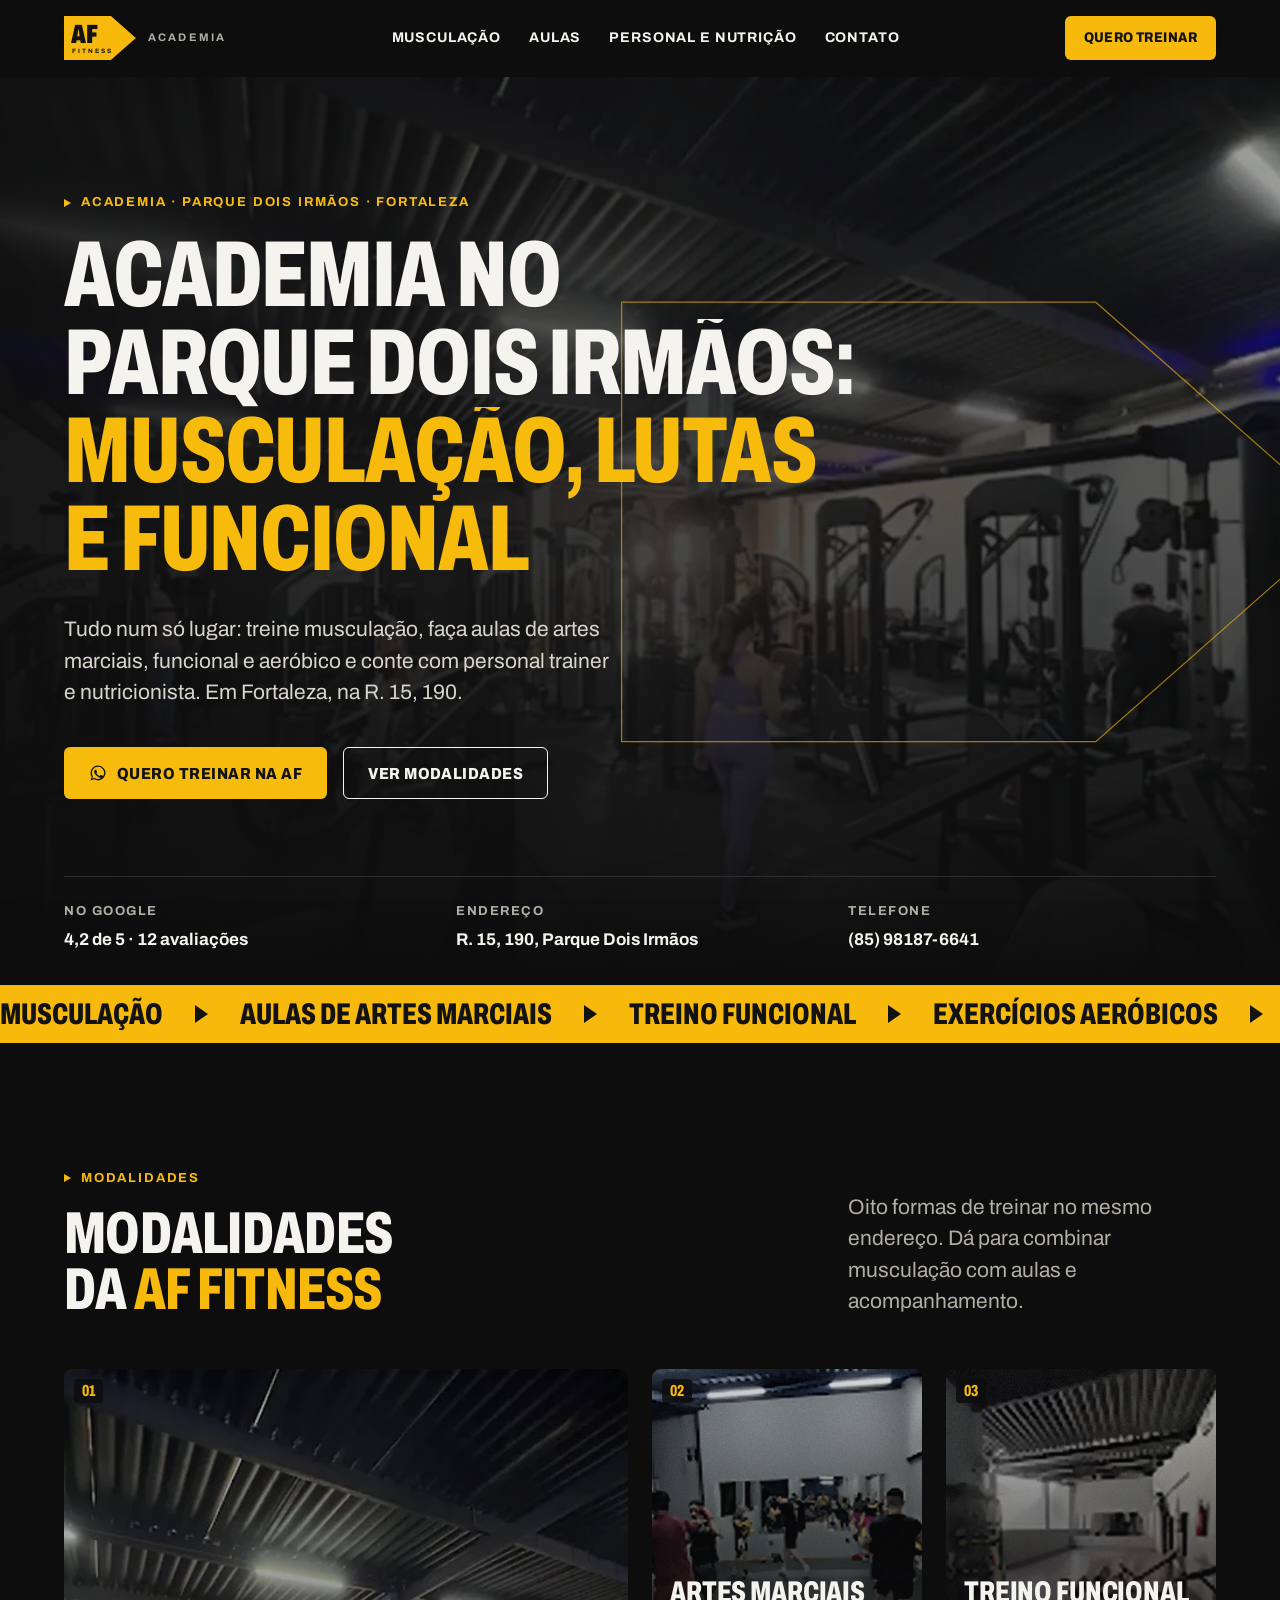
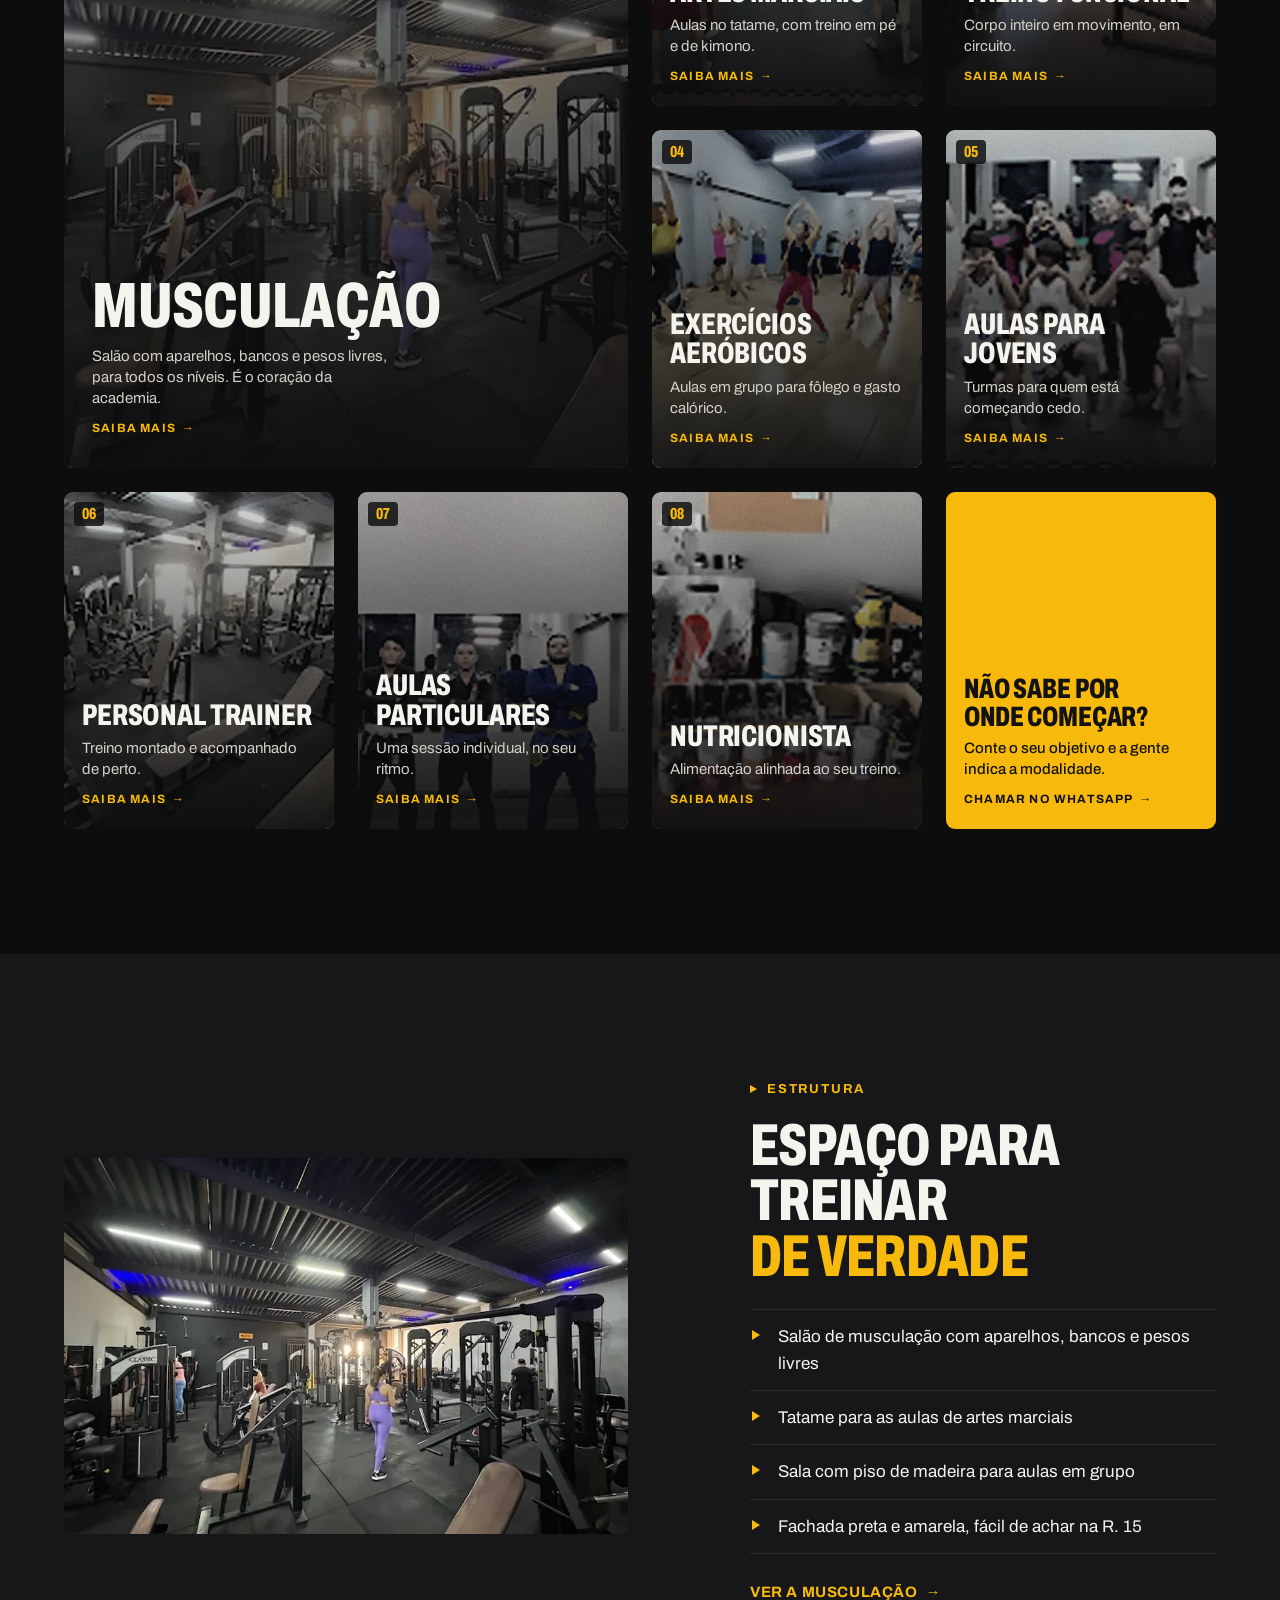
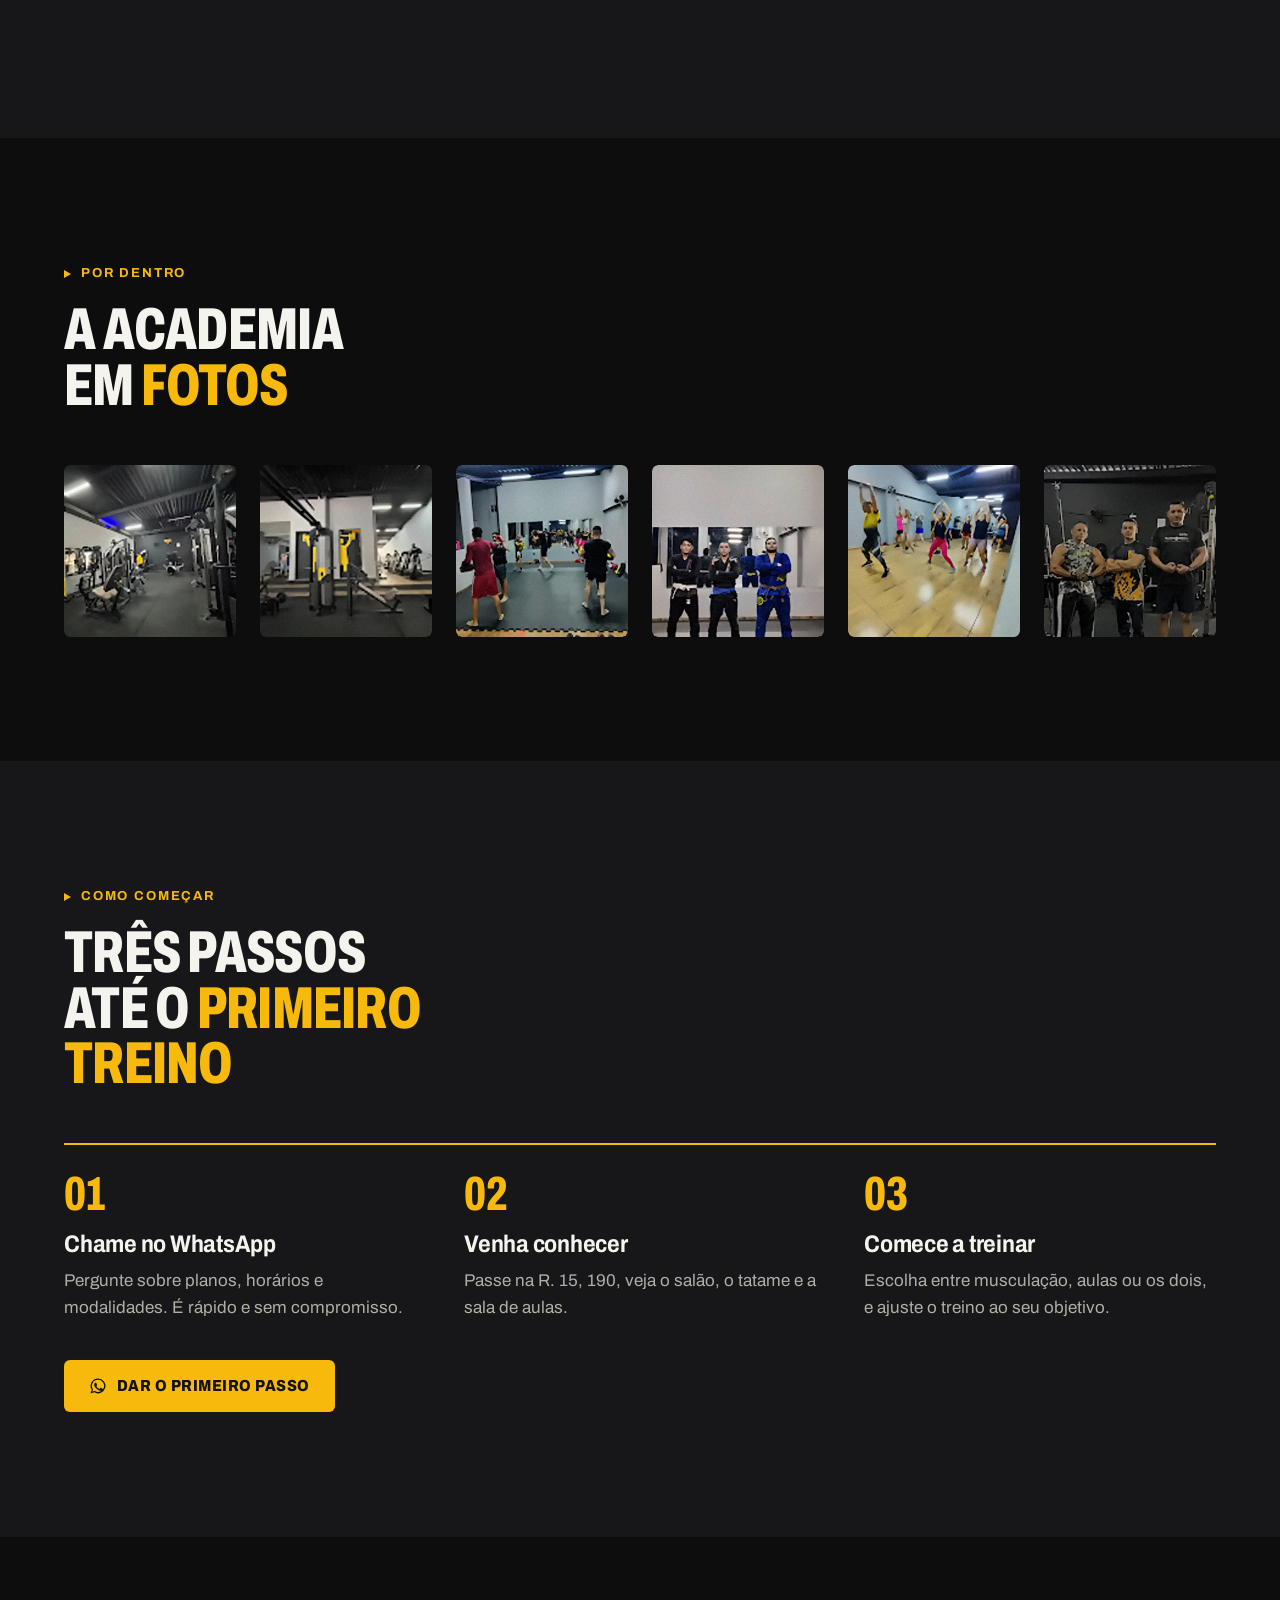
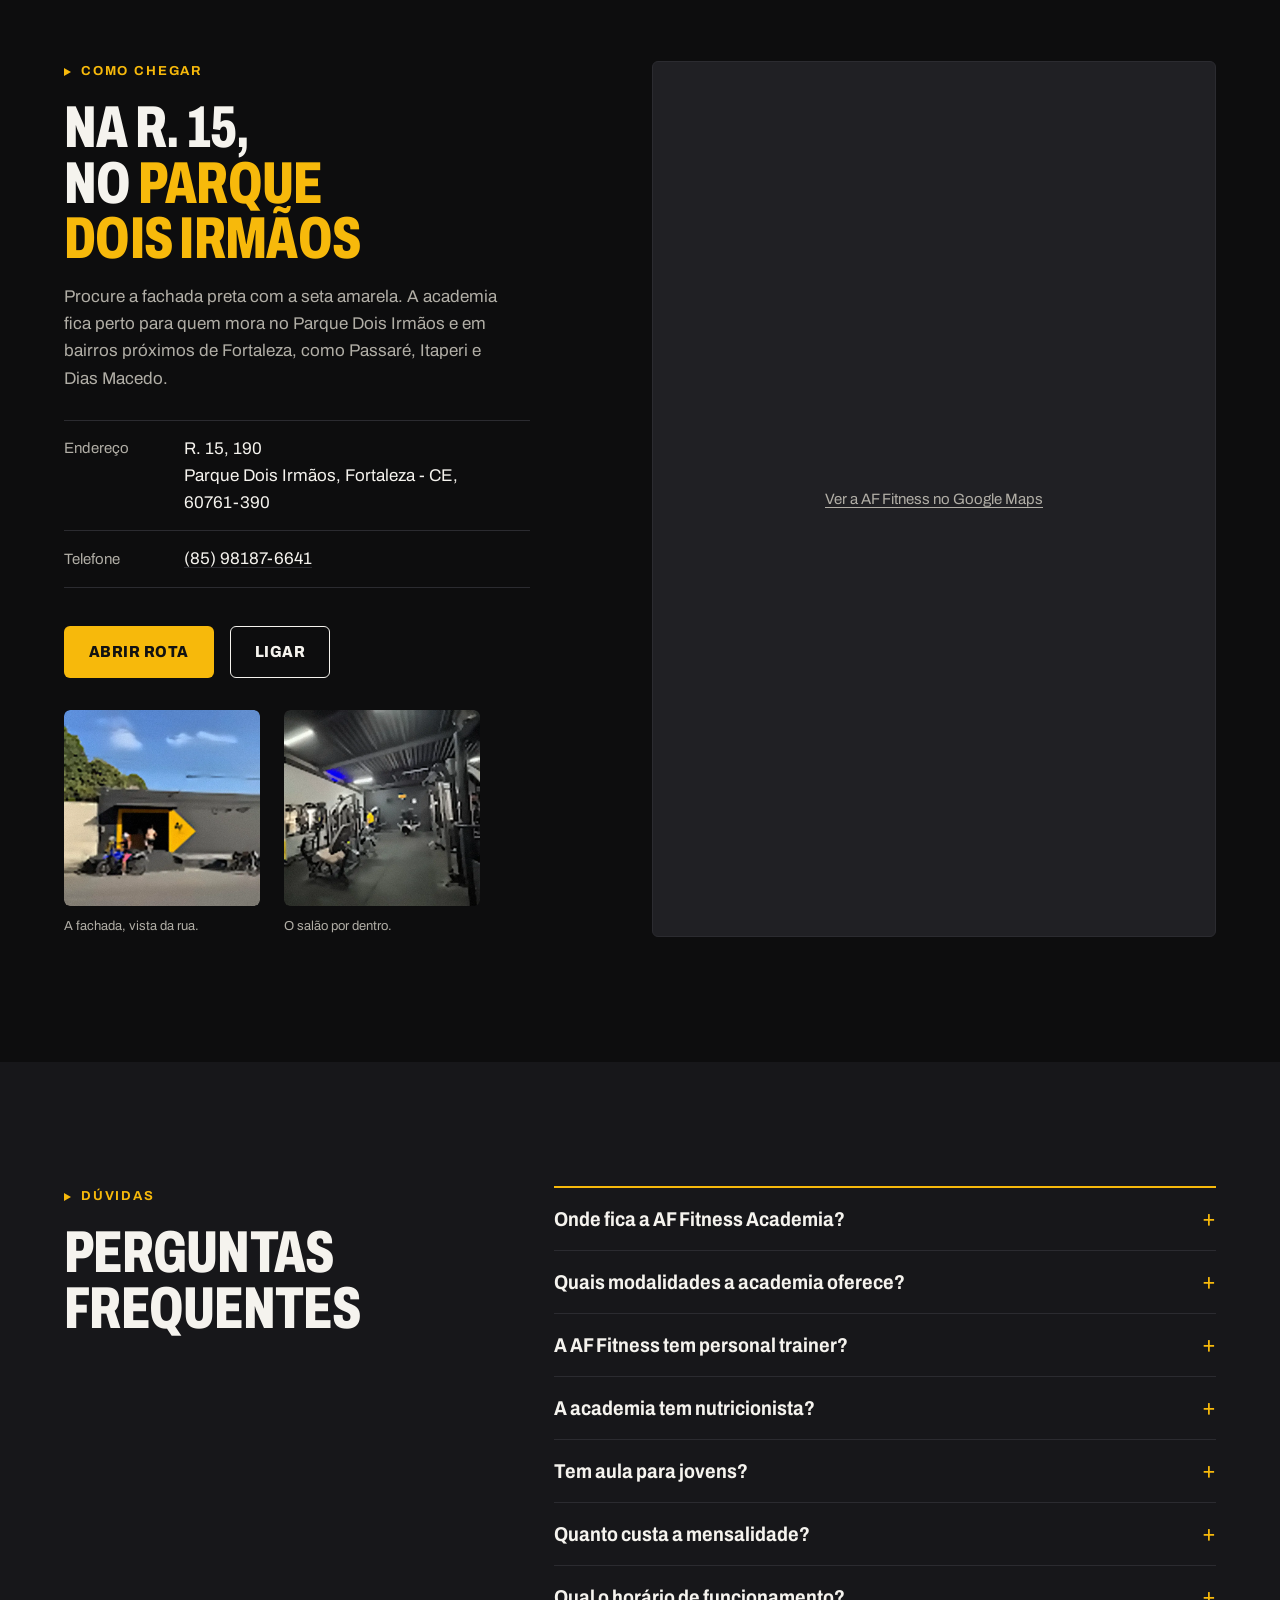
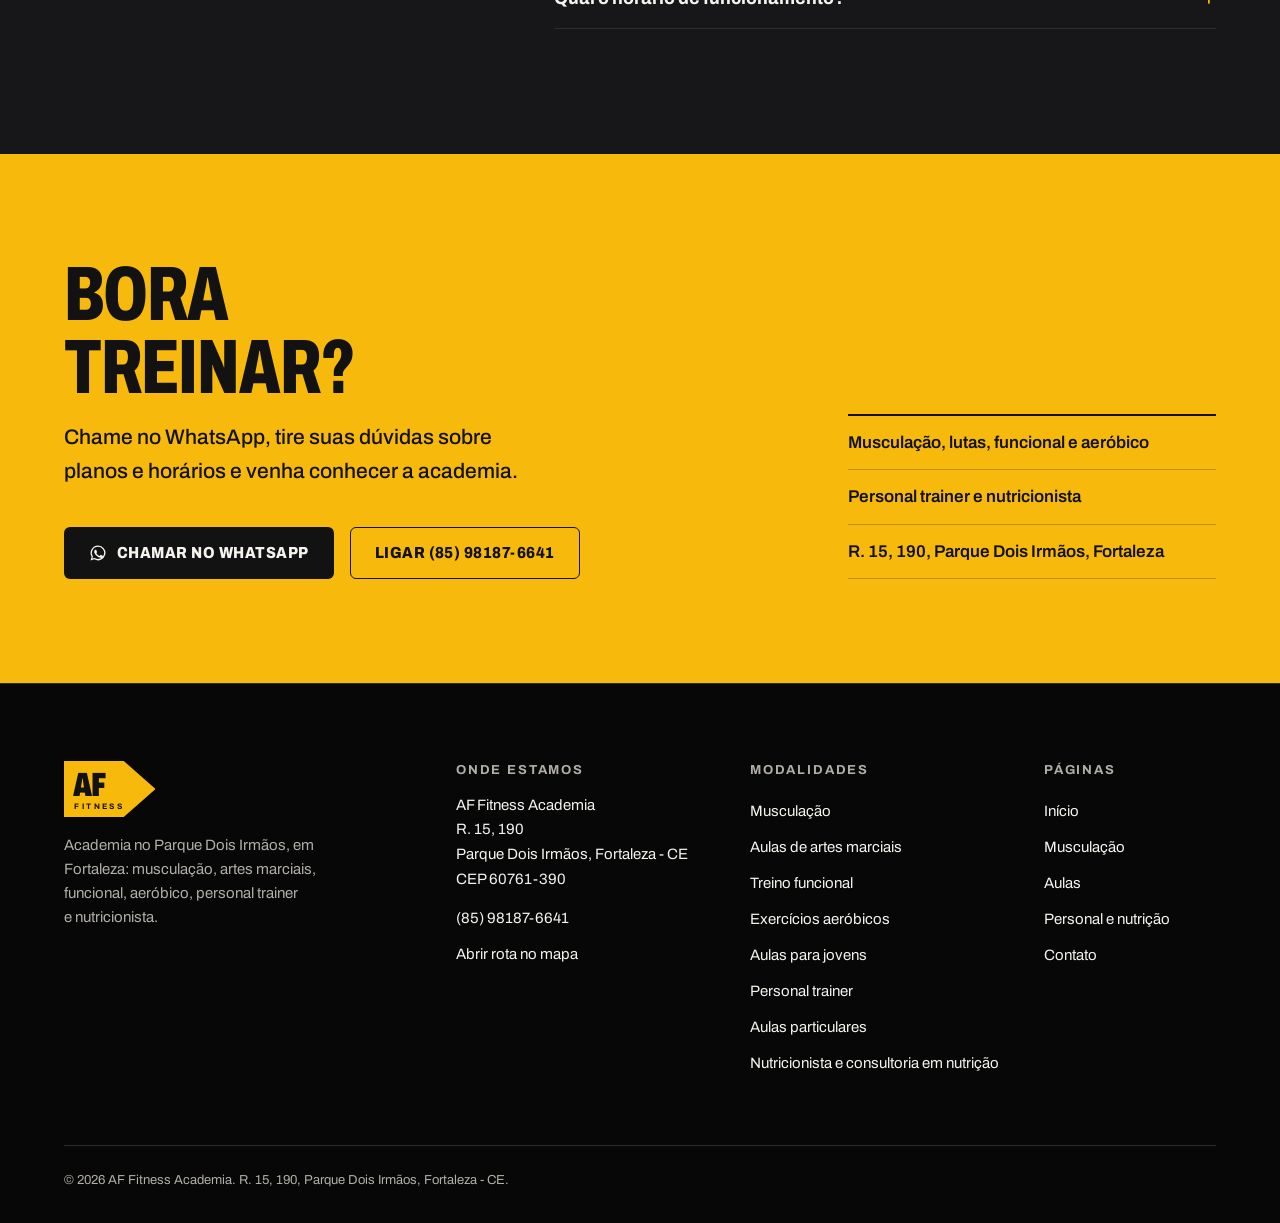
<file: index.html>
<!doctype html>
<html lang="pt-BR">
<head>
<meta charset="utf-8">
<meta name="viewport" content="width=device-width, initial-scale=1">
<title>Academia no Parque Dois Irmãos, Fortaleza | AF Fitness</title>
<meta name="description" content="Academia no Parque Dois Irmãos, Fortaleza: musculação, artes marciais, treino funcional, aeróbico, personal trainer e nutricionista. Chame no WhatsApp.">
<meta name="robots" content="index, follow, max-image-preview:large">
<link rel="canonical" href="https://SEU-DOMINIO.com.br/">
<meta name="theme-color" content="#0d0d0e">
<meta name="geo.region" content="BR-CE">
<meta name="geo.placename" content="Parque Dois Irmãos, Fortaleza">
<meta property="og:type" content="website">
<meta property="og:locale" content="pt_BR">
<meta property="og:site_name" content="AF Fitness Academia">
<meta property="og:title" content="Academia no Parque Dois Irmãos, Fortaleza | AF Fitness">
<meta property="og:description" content="Academia no Parque Dois Irmãos, Fortaleza: musculação, artes marciais, treino funcional, aeróbico, personal trainer e nutricionista. Chame no WhatsApp.">
<meta property="og:url" content="https://SEU-DOMINIO.com.br/">
<meta property="og:image" content="https://SEU-DOMINIO.com.br/af-capa.jpg">
<meta property="og:image:width" content="1200">
<meta property="og:image:height" content="630">
<meta property="og:image:alt" content="Salão de musculação da AF Fitness Academia">
<meta name="twitter:card" content="summary_large_image">
<link rel="icon" href="favicon.svg" type="image/svg+xml">
<link rel="manifest" href="site.webmanifest">
<link rel="preload" href="archivo.woff2" as="font" type="font/woff2" crossorigin>
<link rel="stylesheet" href="style.css">
<script>document.documentElement.classList.add("js")</script>
<script type="application/ld+json">
{
 "@context": "https://schema.org",
 "@graph": [
  {
   "@type": "ExerciseGym",
   "@id": "https://SEU-DOMINIO.com.br/#academia",
   "name": "AF Fitness Academia",
   "alternateName": "AF Fitness",
   "description": "Academia no Parque Dois Irmãos, em Fortaleza, com musculação, aulas de artes marciais, treino funcional, exercícios aeróbicos, personal trainer e nutricionista.",
   "url": "https://SEU-DOMINIO.com.br/",
   "telephone": "+5585981876641",
   "image": [
    "https://SEU-DOMINIO.com.br/af-capa.jpg",
    "https://SEU-DOMINIO.com.br/af-academia.jpg",
    "https://SEU-DOMINIO.com.br/af-fachada.jpg"
   ],
   "logo": "https://SEU-DOMINIO.com.br/logo-af-fitness.svg",
   "address": {
    "@type": "PostalAddress",
    "streetAddress": "R. 15, 190",
    "addressLocality": "Fortaleza",
    "addressRegion": "CE",
    "postalCode": "60761-390",
    "addressCountry": "BR"
   },
   "areaServed": [
    {
     "@type": "Place",
     "name": "Parque Dois Irmãos, Fortaleza"
    },
    {
     "@type": "Place",
     "name": "Passaré, Fortaleza"
    },
    {
     "@type": "Place",
     "name": "Itaperi, Fortaleza"
    },
    {
     "@type": "Place",
     "name": "Dias Macedo, Fortaleza"
    }
   ],
   "aggregateRating": {
    "@type": "AggregateRating",
    "ratingValue": "4.2",
    "bestRating": "5",
    "ratingCount": 12
   },
   "hasOfferCatalog": {
    "@type": "OfferCatalog",
    "name": "Modalidades e serviços",
    "itemListElement": [
     {
      "@type": "Offer",
      "itemOffered": {
       "@type": "Service",
       "name": "Musculação",
       "url": "https://SEU-DOMINIO.com.br/musculacao.html",
       "provider": {
        "@id": "https://SEU-DOMINIO.com.br/#academia"
       },
       "areaServed": "Fortaleza, CE"
      }
     },
     {
      "@type": "Offer",
      "itemOffered": {
       "@type": "Service",
       "name": "Aulas de artes marciais",
       "url": "https://SEU-DOMINIO.com.br/aulas.html#artes-marciais",
       "provider": {
        "@id": "https://SEU-DOMINIO.com.br/#academia"
       },
       "areaServed": "Fortaleza, CE"
      }
     },
     {
      "@type": "Offer",
      "itemOffered": {
       "@type": "Service",
       "name": "Treino funcional",
       "url": "https://SEU-DOMINIO.com.br/aulas.html#funcional",
       "provider": {
        "@id": "https://SEU-DOMINIO.com.br/#academia"
       },
       "areaServed": "Fortaleza, CE"
      }
     },
     {
      "@type": "Offer",
      "itemOffered": {
       "@type": "Service",
       "name": "Exercícios aeróbicos",
       "url": "https://SEU-DOMINIO.com.br/aulas.html#aerobico",
       "provider": {
        "@id": "https://SEU-DOMINIO.com.br/#academia"
       },
       "areaServed": "Fortaleza, CE"
      }
     },
     {
      "@type": "Offer",
      "itemOffered": {
       "@type": "Service",
       "name": "Aulas para jovens",
       "url": "https://SEU-DOMINIO.com.br/aulas.html#jovens",
       "provider": {
        "@id": "https://SEU-DOMINIO.com.br/#academia"
       },
       "areaServed": "Fortaleza, CE"
      }
     },
     {
      "@type": "Offer",
      "itemOffered": {
       "@type": "Service",
       "name": "Personal trainer",
       "url": "https://SEU-DOMINIO.com.br/personal-e-nutricao.html#personal",
       "provider": {
        "@id": "https://SEU-DOMINIO.com.br/#academia"
       },
       "areaServed": "Fortaleza, CE"
      }
     },
     {
      "@type": "Offer",
      "itemOffered": {
       "@type": "Service",
       "name": "Aulas particulares",
       "url": "https://SEU-DOMINIO.com.br/personal-e-nutricao.html#aulas-particulares",
       "provider": {
        "@id": "https://SEU-DOMINIO.com.br/#academia"
       },
       "areaServed": "Fortaleza, CE"
      }
     },
     {
      "@type": "Offer",
      "itemOffered": {
       "@type": "Service",
       "name": "Nutricionista e consultoria em nutrição",
       "url": "https://SEU-DOMINIO.com.br/personal-e-nutricao.html#nutricao",
       "provider": {
        "@id": "https://SEU-DOMINIO.com.br/#academia"
       },
       "areaServed": "Fortaleza, CE"
      }
     }
    ]
   },
   "contactPoint": {
    "@type": "ContactPoint",
    "telephone": "+5585981876641",
    "contactType": "customer service",
    "availableLanguage": "pt-BR"
   },
   "hasMap": "https://www.google.com/maps/search/?api=1&query=AF%20Fitness%20Academia%2C%20R.%2015%2C%20190%20-%20Parque%20Dois%20Irm%C3%A3os%2C%20Fortaleza%20-%20CE%2C%2060761-390"
  },
  {
   "@type": "WebSite",
   "@id": "https://SEU-DOMINIO.com.br/#site",
   "url": "https://SEU-DOMINIO.com.br/",
   "name": "AF Fitness Academia",
   "inLanguage": "pt-BR",
   "publisher": {
    "@id": "https://SEU-DOMINIO.com.br/#academia"
   }
  },
  {
   "@type": "WebPage",
   "@id": "https://SEU-DOMINIO.com.br/#pagina",
   "url": "https://SEU-DOMINIO.com.br/",
   "name": "Academia no Parque Dois Irmãos, Fortaleza | AF Fitness",
   "description": "Academia no Parque Dois Irmãos, Fortaleza: musculação, artes marciais, treino funcional, aeróbico, personal trainer e nutricionista. Chame no WhatsApp.",
   "inLanguage": "pt-BR",
   "isPartOf": {
    "@id": "https://SEU-DOMINIO.com.br/#site"
   },
   "about": {
    "@id": "https://SEU-DOMINIO.com.br/#academia"
   },
   "primaryImageOfPage": "https://SEU-DOMINIO.com.br/af-capa.jpg",
   "dateModified": "2026-11-11"
  },
  {
   "@type": "FAQPage",
   "mainEntity": [
    {
     "@type": "Question",
     "name": "Onde fica a AF Fitness Academia?",
     "acceptedAnswer": {
      "@type": "Answer",
      "text": "Na R. 15, 190, no Parque Dois Irmãos, em Fortaleza - CE, CEP 60761-390. A fachada é preta com uma seta amarela."
     }
    },
    {
     "@type": "Question",
     "name": "Quais modalidades a academia oferece?",
     "acceptedAnswer": {
      "@type": "Answer",
      "text": "Musculação, aulas de artes marciais, treino funcional, exercícios aeróbicos e aulas para jovens. Também há personal trainer, aulas particulares e nutricionista."
     }
    },
    {
     "@type": "Question",
     "name": "A AF Fitness tem personal trainer?",
     "acceptedAnswer": {
      "@type": "Answer",
      "text": "Sim. Você pode treinar com acompanhamento de personal trainer ou fazer aulas particulares. Combine pelo WhatsApp."
     }
    },
    {
     "@type": "Question",
     "name": "A academia tem nutricionista?",
     "acceptedAnswer": {
      "@type": "Answer",
      "text": "Sim. A AF Fitness oferece consultoria em nutrição com nutricionista, para alinhar a alimentação ao seu treino."
     }
    },
    {
     "@type": "Question",
     "name": "Tem aula para jovens?",
     "acceptedAnswer": {
      "@type": "Answer",
      "text": "Sim, a academia tem aulas voltadas para jovens. Pergunte pelo WhatsApp sobre idades e horários das turmas."
     }
    },
    {
     "@type": "Question",
     "name": "Quanto custa a mensalidade?",
     "acceptedAnswer": {
      "@type": "Answer",
      "text": "Os planos e valores são informados pelo WhatsApp ou por telefone, no (85) 98187-6641."
     }
    },
    {
     "@type": "Question",
     "name": "Qual o horário de funcionamento?",
     "acceptedAnswer": {
      "@type": "Answer",
      "text": "Confirme o horário do dia pelo WhatsApp ou no perfil da AF Fitness no Google."
     }
    }
   ]
  }
 ]
}
</script>
</head>
<body>
<a class="skip" href="#conteudo">Pular para o conteúdo</a>

<header class="site-header" data-header>
  <div class="progress" data-progress aria-hidden="true"></div>
  <div class="wrap header-in">
    <a class="brand" href="index.html"><svg class="brand-logo" viewBox="0 0 98 60" role="img" aria-label="AF Fitness"><path d="M0 0h64l34 30-34 30H0z" fill="#f7b90b"/><text x="10" y="37" font-family="Archivo, Arial Narrow, Arial, sans-serif" font-weight="900" font-stretch="68%" font-size="36" letter-spacing="-1" fill="#121212">AF</text><text x="11" y="51" font-family="Archivo, Arial, sans-serif" font-weight="700" font-size="8.5" letter-spacing="2.6" fill="#121212">FITNESS</text></svg><span class="brand-text">Academia</span></a>
    <nav class="nav" aria-label="Principal"><ul><li><a href="musculacao.html">Musculação</a></li><li><a href="aulas.html">Aulas</a></li><li><a href="personal-e-nutricao.html">Personal e nutrição</a></li><li><a href="contato.html">Contato</a></li></ul></nav>
    <a class="btn btn--yellow btn--sm header-cta" href="https://wa.me/5585981876641?text=Ol%C3%A1%21%20Vi%20o%20site%20da%20AF%20Fitness%20e%20quero%20saber%20sobre%20planos%20e%20hor%C3%A1rios." target="_blank" rel="noopener">Quero treinar</a>
    <button class="menu-btn" type="button" data-menu-btn aria-expanded="false" aria-controls="menu"><span data-menu-label>Menu</span><i aria-hidden="true"></i></button>
  </div>
</header>

<div class="menu" id="menu">
  <nav aria-label="Menu"><ul class="menu-links"><li><a href="index.html" aria-current="page">Início</a></li><li><a href="musculacao.html">Musculação</a></li><li><a href="aulas.html">Aulas</a></li><li><a href="personal-e-nutricao.html">Personal e nutrição</a></li><li><a href="contato.html">Contato</a></li></ul></nav>
  <div class="menu-foot">
    <a class="btn btn--yellow" href="https://wa.me/5585981876641?text=Ol%C3%A1%21%20Vi%20o%20site%20da%20AF%20Fitness%20e%20quero%20saber%20sobre%20planos%20e%20hor%C3%A1rios." target="_blank" rel="noopener"><svg viewBox="0 0 24 24" fill="currentColor" aria-hidden="true"><path d="M12.04 2a9.9 9.9 0 0 0-8.46 15.03L2 22l5.1-1.54A9.9 9.9 0 1 0 12.04 2Zm0 1.8a8.1 8.1 0 1 1-4.3 14.96l-.3-.19-3.03.92.94-2.94-.2-.31A8.1 8.1 0 0 1 12.04 3.8Zm-3.4 3.9c-.2 0-.5.07-.76.36-.26.28-1 .98-1 2.38 0 1.4 1.02 2.76 1.17 2.95.14.19 2 3.06 4.86 4.29 2.38 1.02 2.87.82 3.39.77.51-.05 1.66-.68 1.9-1.33.23-.66.23-1.22.16-1.34-.07-.12-.26-.19-.54-.33-.29-.14-1.67-.82-1.93-.92-.26-.09-.45-.14-.64.14-.19.29-.73.92-.9 1.11-.16.19-.33.21-.61.07-.29-.14-1.2-.44-2.29-1.41a8.6 8.6 0 0 1-1.58-1.97c-.17-.28-.02-.44.12-.58.13-.12.29-.33.43-.49.14-.17.19-.29.28-.48.1-.19.05-.35-.02-.5-.07-.13-.63-1.55-.88-2.12-.22-.52-.45-.53-.64-.54l-.52-.06Z"/></svg>Chamar no WhatsApp</a>
    <p>R.&nbsp;15,&nbsp;190, Parque Dois Irmãos, Fortaleza&nbsp;-&nbsp;CE<br><a href="tel:+5585981876641">(85) 98187-6641</a></p>
  </div>
</div>

<main id="conteudo">

<section class="hero" aria-labelledby="hero-t">
  <svg class="hero-arrow" viewBox="0 0 98 60" aria-hidden="true" focusable="false"><path d="M1 1h62.6L96.5 30 63.6 59H1z" pathLength="1"/></svg>
  <div class="wrap">
    <span class="eyebrow">Academia · Parque Dois Irmãos · Fortaleza</span>
    <h1 id="hero-t"><span class="ln"><span>Academia no</span></span> <span class="ln"><span>Parque Dois Irmãos:</span></span> <span class="ln"><span><em>musculação, lutas</em></span></span> <span class="ln"><span><em>e funcional</em></span></span></h1>
    <p class="lead">Tudo num só lugar: treine musculação, faça aulas de artes marciais, funcional e aeróbico e conte com personal trainer e nutricionista. Em Fortaleza, na R.&nbsp;15,&nbsp;190.</p>
    <div class="actions">
      <a class="btn btn--yellow" href="https://wa.me/5585981876641?text=Ol%C3%A1%21%20Vi%20o%20site%20da%20AF%20Fitness%20e%20quero%20saber%20sobre%20planos%20e%20hor%C3%A1rios." target="_blank" rel="noopener"><svg viewBox="0 0 24 24" fill="currentColor" aria-hidden="true"><path d="M12.04 2a9.9 9.9 0 0 0-8.46 15.03L2 22l5.1-1.54A9.9 9.9 0 1 0 12.04 2Zm0 1.8a8.1 8.1 0 1 1-4.3 14.96l-.3-.19-3.03.92.94-2.94-.2-.31A8.1 8.1 0 0 1 12.04 3.8Zm-3.4 3.9c-.2 0-.5.07-.76.36-.26.28-1 .98-1 2.38 0 1.4 1.02 2.76 1.17 2.95.14.19 2 3.06 4.86 4.29 2.38 1.02 2.87.82 3.39.77.51-.05 1.66-.68 1.9-1.33.23-.66.23-1.22.16-1.34-.07-.12-.26-.19-.54-.33-.29-.14-1.67-.82-1.93-.92-.26-.09-.45-.14-.64.14-.19.29-.73.92-.9 1.11-.16.19-.33.21-.61.07-.29-.14-1.2-.44-2.29-1.41a8.6 8.6 0 0 1-1.58-1.97c-.17-.28-.02-.44.12-.58.13-.12.29-.33.43-.49.14-.17.19-.29.28-.48.1-.19.05-.35-.02-.5-.07-.13-.63-1.55-.88-2.12-.22-.52-.45-.53-.64-.54l-.52-.06Z"/></svg>Quero treinar na AF</a>
      <a class="btn btn--ghost" href="#modalidades">Ver modalidades</a>
    </div>
    <dl class="facts">
      <div><dt>No Google</dt><dd>4,2 de 5 · 12 avaliações</dd></div>
      <div><dt>Endereço</dt><dd><a href="#como-chegar">R.&nbsp;15,&nbsp;190, Parque Dois Irmãos</a></dd></div>
      <div><dt>Telefone</dt><dd><a href="tel:+5585981876641">(85) 98187-6641</a></dd></div>
    </dl>
  </div>
</section>

<div class="ticker" aria-hidden="true"><div class="ticker-track"><span>Musculação</span><span>Aulas de artes marciais</span><span>Treino funcional</span><span>Exercícios aeróbicos</span><span>Aulas para jovens</span><span>Personal trainer</span><span>Aulas particulares</span><span>Musculação</span><span>Aulas de artes marciais</span><span>Treino funcional</span><span>Exercícios aeróbicos</span><span>Aulas para jovens</span><span>Personal trainer</span><span>Aulas particulares</span></div></div>

<section class="section" id="modalidades" aria-labelledby="mod-t">
  <div class="wrap">
    <div class="head grid reveal">
      <div class="head-a">
        <span class="eyebrow">Modalidades</span>
        <h2 id="mod-t">Modalidades da <em>AF Fitness</em></h2>
      </div>
      <p class="head-b lead">Oito formas de treinar no mesmo endereço. Dá para combinar musculação com aulas e acompanhamento.</p>
    </div>
    <div class="mods"><a class="mcard mcard--big reveal" href="musculacao.html"><picture><source srcset="af-academia.webp" type="image/webp"><img src="af-academia.jpg" alt="Vista ampla do salão de musculação da AF Fitness, com aparelhos e iluminação em LED" width="900" height="600" loading="lazy" decoding="async"></picture><span class="mcard-n" aria-hidden="true">01</span><span class="mcard-body"><h3>Musculação</h3><span class="mcard-d">Salão com aparelhos, bancos e pesos livres, para todos os níveis. É o coração da academia.</span><span class="mcard-go">Saiba mais</span></span></a><a class="mcard reveal" href="aulas.html#artes-marciais"><picture><source srcset="af-lutas.webp" type="image/webp"><img src="af-lutas.jpg" alt="Alunos em aula de artes marciais no tatame, em frente ao espelho" width="320" height="320" loading="lazy" decoding="async"></picture><span class="mcard-n" aria-hidden="true">02</span><span class="mcard-body"><h3>Artes marciais</h3><span class="mcard-d">Aulas no tatame, com treino em pé e de kimono.</span><span class="mcard-go">Saiba mais</span></span></a><a class="mcard reveal" href="aulas.html#funcional"><picture><source srcset="af-funcional.webp" type="image/webp"><img src="af-funcional.jpg" alt="Espaço com piso de madeira, bancos e equipamentos" width="320" height="320" loading="lazy" decoding="async"></picture><span class="mcard-n" aria-hidden="true">03</span><span class="mcard-body"><h3>Treino funcional</h3><span class="mcard-d">Corpo inteiro em movimento, em circuito.</span><span class="mcard-go">Saiba mais</span></span></a><a class="mcard reveal" href="aulas.html#aerobico"><picture><source srcset="af-aerobico.webp" type="image/webp"><img src="af-aerobico.jpg" alt="Turma em aula aeróbica na sala de piso de madeira" width="320" height="320" loading="lazy" decoding="async"></picture><span class="mcard-n" aria-hidden="true">04</span><span class="mcard-body"><h3>Exercícios aeróbicos</h3><span class="mcard-d">Aulas em grupo para fôlego e gasto calórico.</span><span class="mcard-go">Saiba mais</span></span></a><a class="mcard reveal" href="aulas.html#jovens"><picture><source srcset="af-turma.webp" type="image/webp"><img src="af-turma.jpg" alt="Turma de artes marciais reunida no tatame" width="320" height="320" loading="lazy" decoding="async"></picture><span class="mcard-n" aria-hidden="true">05</span><span class="mcard-body"><h3>Aulas para jovens</h3><span class="mcard-d">Turmas para quem está começando cedo.</span><span class="mcard-go">Saiba mais</span></span></a><a class="mcard reveal" href="personal-e-nutricao.html#personal"><picture><source srcset="af-pesos.webp" type="image/webp"><img src="af-pesos.jpg" alt="Bancos, halteres e aparelhos de musculação vistos de cima" width="320" height="320" loading="lazy" decoding="async"></picture><span class="mcard-n" aria-hidden="true">06</span><span class="mcard-body"><h3>Personal trainer</h3><span class="mcard-d">Treino montado e acompanhado de perto.</span><span class="mcard-go">Saiba mais</span></span></a><a class="mcard reveal" href="personal-e-nutricao.html#aulas-particulares"><picture><source srcset="af-kimono.webp" type="image/webp"><img src="af-kimono.jpg" alt="Três praticantes de kimono no tatame da academia" width="320" height="320" loading="lazy" decoding="async"></picture><span class="mcard-n" aria-hidden="true">07</span><span class="mcard-body"><h3>Aulas particulares</h3><span class="mcard-d">Uma sessão individual, no seu ritmo.</span><span class="mcard-go">Saiba mais</span></span></a><a class="mcard reveal" href="personal-e-nutricao.html#nutricao"><picture><source srcset="af-suplementos.webp" type="image/webp"><img src="af-suplementos.jpg" alt="Mesa com suplementos alimentares na academia" width="320" height="320" loading="lazy" decoding="async"></picture><span class="mcard-n" aria-hidden="true">08</span><span class="mcard-body"><h3>Nutricionista</h3><span class="mcard-d">Alimentação alinhada ao seu treino.</span><span class="mcard-go">Saiba mais</span></span></a><a class="mcard mcard--cta reveal" href="https://wa.me/5585981876641?text=Ol%C3%A1%21%20Vi%20o%20site%20da%20AF%20Fitness%20e%20quero%20ajuda%20para%20escolher%20uma%20modalidade." target="_blank" rel="noopener"><span class="mcard-body"><h3>Não sabe por onde começar?</h3><span class="mcard-d">Conte o seu objetivo e a gente indica a modalidade.</span><span class="mcard-go">Chamar no WhatsApp</span></span></a></div>
  </div>
</section>

<section class="section section--surface" aria-labelledby="est-t">
  <div class="wrap grid split">
    <div class="split-media reveal"><figure class="photo"><picture><source srcset="af-academia.webp" type="image/webp"><img src="af-academia.jpg" alt="Vista ampla do salão de musculação da AF Fitness, com aparelhos e iluminação em LED" width="900" height="600" loading="lazy" decoding="async"></picture></figure></div>
    <div class="split-body reveal">
      <span class="eyebrow">Estrutura</span>
      <h2 id="est-t">Espaço para treinar <em>de verdade</em></h2>
      <ul class="checks">
        <li>Salão de musculação com aparelhos, bancos e pesos livres</li>
        <li>Tatame para as aulas de artes marciais</li>
        <li>Sala com piso de madeira para aulas em grupo</li>
        <li>Fachada preta e amarela, fácil de achar na R. 15</li>
      </ul>
      <a class="link" href="musculacao.html">Ver a musculação</a>
    </div>
  </div>
</section>

<section class="section" aria-labelledby="gal-t">
  <div class="wrap">
    <div class="head grid reveal">
      <div class="head-a">
        <span class="eyebrow">Por dentro</span>
        <h2 id="gal-t">A academia em <em>fotos</em></h2>
      </div>
    </div>
    <div class="gallery"><div class="reveal"><figure class="thumb"><picture><source srcset="af-salao.webp" type="image/webp"><img src="af-salao.jpg" alt="Área de musculação com aparelhos e piso emborrachado" width="640" height="640" loading="lazy" decoding="async"></picture></figure></div><div class="reveal"><figure class="thumb"><picture><source srcset="af-aparelhos.webp" type="image/webp"><img src="af-aparelhos.jpg" alt="Aparelhos de musculação amarelos e pretos" width="640" height="640" loading="lazy" decoding="async"></picture></figure></div><div class="reveal"><figure class="thumb"><picture><source srcset="af-lutas.webp" type="image/webp"><img src="af-lutas.jpg" alt="Alunos em aula de artes marciais no tatame, em frente ao espelho" width="640" height="640" loading="lazy" decoding="async"></picture></figure></div><div class="reveal"><figure class="thumb"><picture><source srcset="af-kimono.webp" type="image/webp"><img src="af-kimono.jpg" alt="Três praticantes de kimono no tatame da academia" width="640" height="640" loading="lazy" decoding="async"></picture></figure></div><div class="reveal"><figure class="thumb"><picture><source srcset="af-aerobico.webp" type="image/webp"><img src="af-aerobico.jpg" alt="Turma em aula aeróbica na sala de piso de madeira" width="640" height="640" loading="lazy" decoding="async"></picture></figure></div><div class="reveal"><figure class="thumb"><picture><source srcset="af-equipe.webp" type="image/webp"><img src="af-equipe.jpg" alt="Três homens posam na área de musculação da academia" width="640" height="640" loading="lazy" decoding="async"></picture></figure></div></div>
  </div>
</section>

<section class="section section--surface" aria-labelledby="pas-t">
  <div class="wrap">
    <div class="head grid reveal">
      <div class="head-a">
        <span class="eyebrow">Como começar</span>
        <h2 id="pas-t">Três passos até o <em>primeiro treino</em></h2>
      </div>
    </div>
    <ol class="steps">
      <li class="step reveal"><h3>Chame no WhatsApp</h3><p>Pergunte sobre planos, horários e modalidades. É rápido e sem compromisso.</p></li>
      <li class="step reveal"><h3>Venha conhecer</h3><p>Passe na R.&nbsp;15,&nbsp;190, veja o salão, o tatame e a sala de aulas.</p></li>
      <li class="step reveal"><h3>Comece a treinar</h3><p>Escolha entre musculação, aulas ou os dois, e ajuste o treino ao seu objetivo.</p></li>
    </ol>
    <div class="actions reveal"><a class="btn btn--yellow" href="https://wa.me/5585981876641?text=Ol%C3%A1%21%20Vi%20o%20site%20da%20AF%20Fitness%20e%20quero%20saber%20sobre%20planos%20e%20hor%C3%A1rios." target="_blank" rel="noopener"><svg viewBox="0 0 24 24" fill="currentColor" aria-hidden="true"><path d="M12.04 2a9.9 9.9 0 0 0-8.46 15.03L2 22l5.1-1.54A9.9 9.9 0 1 0 12.04 2Zm0 1.8a8.1 8.1 0 1 1-4.3 14.96l-.3-.19-3.03.92.94-2.94-.2-.31A8.1 8.1 0 0 1 12.04 3.8Zm-3.4 3.9c-.2 0-.5.07-.76.36-.26.28-1 .98-1 2.38 0 1.4 1.02 2.76 1.17 2.95.14.19 2 3.06 4.86 4.29 2.38 1.02 2.87.82 3.39.77.51-.05 1.66-.68 1.9-1.33.23-.66.23-1.22.16-1.34-.07-.12-.26-.19-.54-.33-.29-.14-1.67-.82-1.93-.92-.26-.09-.45-.14-.64.14-.19.29-.73.92-.9 1.11-.16.19-.33.21-.61.07-.29-.14-1.2-.44-2.29-1.41a8.6 8.6 0 0 1-1.58-1.97c-.17-.28-.02-.44.12-.58.13-.12.29-.33.43-.49.14-.17.19-.29.28-.48.1-.19.05-.35-.02-.5-.07-.13-.63-1.55-.88-2.12-.22-.52-.45-.53-.64-.54l-.52-.06Z"/></svg>Dar o primeiro passo</a></div>
  </div>
</section>


<section class="section" id="como-chegar" aria-labelledby="onde-t">
  <div class="wrap grid">
    <div class="where-body reveal">
      <span class="eyebrow">Como chegar</span>
      <h2 id="onde-t">Na R. 15, no <em>Parque Dois Irmãos</em></h2>
      <p class="muted" style="margin-top:1rem">Procure a fachada preta com a seta amarela. A academia fica perto para quem mora no Parque Dois Irmãos e em bairros próximos de Fortaleza, como Passaré, Itaperi e Dias Macedo.</p>
      <dl class="info">
        <div><dt>Endereço</dt><dd><address>R.&nbsp;15,&nbsp;190<br>Parque Dois Irmãos, Fortaleza&nbsp;-&nbsp;CE, <span class="nw">60761-390</span></address></dd></div>
        <div><dt>Telefone</dt><dd><a href="tel:+5585981876641">(85) 98187-6641</a></dd></div>
      </dl>
      <div class="actions">
        <a class="btn btn--yellow" href="https://www.google.com/maps/dir/?api=1&destination=AF%20Fitness%20Academia%2C%20R.%2015%2C%20190%20-%20Parque%20Dois%20Irm%C3%A3os%2C%20Fortaleza%20-%20CE%2C%2060761-390" target="_blank" rel="noopener">Abrir rota</a>
        <a class="btn btn--ghost" href="tel:+5585981876641">Ligar</a>
      </div>
      <div class="duo" style="margin-top:2rem"><figure class="thumb"><picture><source srcset="af-fachada.webp" type="image/webp"><img src="af-fachada.jpg" alt="Fachada preta com seta amarela da AF Fitness, no Parque Dois Irmãos" width="640" height="640" loading="lazy" decoding="async"></picture><figcaption>A fachada, vista da rua.</figcaption></figure><figure class="thumb"><picture><source srcset="af-salao.webp" type="image/webp"><img src="af-salao.jpg" alt="Área de musculação com aparelhos e piso emborrachado" width="640" height="640" loading="lazy" decoding="async"></picture><figcaption>O salão por dentro.</figcaption></figure></div>
    </div>
    <div class="map reveal">
      <a class="map-alt" href="https://www.google.com/maps/search/?api=1&query=AF%20Fitness%20Academia%2C%20R.%2015%2C%20190%20-%20Parque%20Dois%20Irm%C3%A3os%2C%20Fortaleza%20-%20CE%2C%2060761-390" target="_blank" rel="noopener">Ver a AF Fitness no Google Maps</a>
      <iframe src="https://www.google.com/maps?q=AF%20Fitness%20Academia%2C%20R.%2015%2C%20190%20-%20Parque%20Dois%20Irm%C3%A3os%2C%20Fortaleza%20-%20CE%2C%2060761-390&z=16&output=embed" title="Mapa com a localização da AF Fitness Academia na R. 15, Parque Dois Irmãos, Fortaleza" loading="lazy" referrerpolicy="no-referrer-when-downgrade" allowfullscreen></iframe>
    </div>
  </div>
</section>


<section class="section section--surface" aria-labelledby="faq-t">
  <div class="wrap grid">
    <div class="faq-head reveal">
      <span class="eyebrow">Dúvidas</span>
      <h2 id="faq-t">Perguntas frequentes</h2>
    </div>
    <div class="faq-list reveal"><details><summary>Onde fica a AF Fitness Academia?</summary><div class="answer"><p>Na R.&nbsp;15,&nbsp;190, no Parque Dois Irmãos, em Fortaleza&nbsp;-&nbsp;CE, CEP <span class="nw">60761-390</span>. A fachada é preta com uma seta amarela.</p></div></details><details><summary>Quais modalidades a academia oferece?</summary><div class="answer"><p>Musculação, aulas de artes marciais, treino funcional, exercícios aeróbicos e aulas para jovens. Também há personal trainer, aulas particulares e nutricionista.</p></div></details><details><summary>A AF Fitness tem personal trainer?</summary><div class="answer"><p>Sim. Você pode treinar com acompanhamento de personal trainer ou fazer aulas particulares. Combine pelo WhatsApp.</p></div></details><details><summary>A academia tem nutricionista?</summary><div class="answer"><p>Sim. A AF Fitness oferece consultoria em nutrição com nutricionista, para alinhar a alimentação ao seu treino.</p></div></details><details><summary>Tem aula para jovens?</summary><div class="answer"><p>Sim, a academia tem aulas voltadas para jovens. Pergunte pelo WhatsApp sobre idades e horários das turmas.</p></div></details><details><summary>Quanto custa a mensalidade?</summary><div class="answer"><p>Os planos e valores são informados pelo WhatsApp ou por telefone, no (85) 98187-6641.</p></div></details><details><summary>Qual o horário de funcionamento?</summary><div class="answer"><p>Confirme o horário do dia pelo WhatsApp ou no perfil da AF Fitness no Google.</p></div></details></div>
  </div>
</section>


<section class="band" id="agendar" aria-labelledby="band-t">
  <div class="wrap grid">
    <div class="band-main reveal">
      <h2 id="band-t">Bora treinar?</h2>
      <p>Chame no WhatsApp, tire suas dúvidas sobre planos e horários e venha conhecer a academia.</p>
      <div class="actions">
        <a class="btn btn--dark" href="https://wa.me/5585981876641?text=Ol%C3%A1%21%20Vi%20o%20site%20da%20AF%20Fitness%20e%20quero%20saber%20sobre%20planos%20e%20hor%C3%A1rios." target="_blank" rel="noopener"><svg viewBox="0 0 24 24" fill="currentColor" aria-hidden="true"><path d="M12.04 2a9.9 9.9 0 0 0-8.46 15.03L2 22l5.1-1.54A9.9 9.9 0 1 0 12.04 2Zm0 1.8a8.1 8.1 0 1 1-4.3 14.96l-.3-.19-3.03.92.94-2.94-.2-.31A8.1 8.1 0 0 1 12.04 3.8Zm-3.4 3.9c-.2 0-.5.07-.76.36-.26.28-1 .98-1 2.38 0 1.4 1.02 2.76 1.17 2.95.14.19 2 3.06 4.86 4.29 2.38 1.02 2.87.82 3.39.77.51-.05 1.66-.68 1.9-1.33.23-.66.23-1.22.16-1.34-.07-.12-.26-.19-.54-.33-.29-.14-1.67-.82-1.93-.92-.26-.09-.45-.14-.64.14-.19.29-.73.92-.9 1.11-.16.19-.33.21-.61.07-.29-.14-1.2-.44-2.29-1.41a8.6 8.6 0 0 1-1.58-1.97c-.17-.28-.02-.44.12-.58.13-.12.29-.33.43-.49.14-.17.19-.29.28-.48.1-.19.05-.35-.02-.5-.07-.13-.63-1.55-.88-2.12-.22-.52-.45-.53-.64-.54l-.52-.06Z"/></svg>Chamar no WhatsApp</a>
        <a class="btn btn--ghost" href="tel:+5585981876641">Ligar (85) 98187-6641</a>
      </div>
    </div>
    <ul class="band-side reveal">
      <li>Musculação, lutas, funcional e aeróbico</li>
      <li>Personal trainer e nutricionista</li>
      <li>R.&nbsp;15,&nbsp;190, Parque Dois Irmãos, Fortaleza</li>
    </ul>
  </div>
</section>

</main>

<footer class="site-footer">
  <div class="wrap grid">
    <div class="footer-brand">
      <svg class="brand-logo" viewBox="0 0 98 60" role="img" aria-label="AF Fitness"><path d="M0 0h64l34 30-34 30H0z" fill="#f7b90b"/><text x="10" y="37" font-family="Archivo, Arial Narrow, Arial, sans-serif" font-weight="900" font-stretch="68%" font-size="36" letter-spacing="-1" fill="#121212">AF</text><text x="11" y="51" font-family="Archivo, Arial, sans-serif" font-weight="700" font-size="8.5" letter-spacing="2.6" fill="#121212">FITNESS</text></svg>
      <p>Academia no Parque Dois Irmãos, em Fortaleza: musculação, artes marciais, funcional, aeróbico, personal trainer e nutricionista.</p>
    </div>
    <div class="footer-col">
      <h2>Onde estamos</h2>
      <address>AF Fitness Academia<br>R.&nbsp;15,&nbsp;190<br>Parque Dois Irmãos, Fortaleza&nbsp;-&nbsp;CE<br>CEP <span class="nw">60761-390</span></address>
      <ul style="margin-top:.5rem">
        <li><a href="tel:+5585981876641">(85) 98187-6641</a></li>
        <li><a href="https://www.google.com/maps/dir/?api=1&destination=AF%20Fitness%20Academia%2C%20R.%2015%2C%20190%20-%20Parque%20Dois%20Irm%C3%A3os%2C%20Fortaleza%20-%20CE%2C%2060761-390" target="_blank" rel="noopener">Abrir rota no mapa</a></li>
      </ul>
    </div>
    <div class="footer-col">
      <h2>Modalidades</h2>
      <ul><li><a href="musculacao.html">Musculação</a></li><li><a href="aulas.html#artes-marciais">Aulas de artes marciais</a></li><li><a href="aulas.html#funcional">Treino funcional</a></li><li><a href="aulas.html#aerobico">Exercícios aeróbicos</a></li><li><a href="aulas.html#jovens">Aulas para jovens</a></li><li><a href="personal-e-nutricao.html#personal">Personal trainer</a></li><li><a href="personal-e-nutricao.html#aulas-particulares">Aulas particulares</a></li><li><a href="personal-e-nutricao.html#nutricao">Nutricionista e consultoria em nutrição</a></li></ul>
    </div>
    <div class="footer-col">
      <h2>Páginas</h2>
      <ul><li><a href="index.html" aria-current="page">Início</a></li><li><a href="musculacao.html">Musculação</a></li><li><a href="aulas.html">Aulas</a></li><li><a href="personal-e-nutricao.html">Personal e nutrição</a></li><li><a href="contato.html">Contato</a></li></ul>
    </div>
  </div>
  <div class="wrap"><p class="footer-legal">© 2026 AF Fitness Academia. R.&nbsp;15,&nbsp;190, Parque Dois Irmãos, Fortaleza&nbsp;-&nbsp;CE.</p></div>
</footer>

<div class="dock" data-dock>
  <a class="btn btn--yellow" href="https://wa.me/5585981876641?text=Ol%C3%A1%21%20Vi%20o%20site%20da%20AF%20Fitness%20e%20quero%20saber%20sobre%20planos%20e%20hor%C3%A1rios." target="_blank" rel="noopener"><svg viewBox="0 0 24 24" fill="currentColor" aria-hidden="true"><path d="M12.04 2a9.9 9.9 0 0 0-8.46 15.03L2 22l5.1-1.54A9.9 9.9 0 1 0 12.04 2Zm0 1.8a8.1 8.1 0 1 1-4.3 14.96l-.3-.19-3.03.92.94-2.94-.2-.31A8.1 8.1 0 0 1 12.04 3.8Zm-3.4 3.9c-.2 0-.5.07-.76.36-.26.28-1 .98-1 2.38 0 1.4 1.02 2.76 1.17 2.95.14.19 2 3.06 4.86 4.29 2.38 1.02 2.87.82 3.39.77.51-.05 1.66-.68 1.9-1.33.23-.66.23-1.22.16-1.34-.07-.12-.26-.19-.54-.33-.29-.14-1.67-.82-1.93-.92-.26-.09-.45-.14-.64.14-.19.29-.73.92-.9 1.11-.16.19-.33.21-.61.07-.29-.14-1.2-.44-2.29-1.41a8.6 8.6 0 0 1-1.58-1.97c-.17-.28-.02-.44.12-.58.13-.12.29-.33.43-.49.14-.17.19-.29.28-.48.1-.19.05-.35-.02-.5-.07-.13-.63-1.55-.88-2.12-.22-.52-.45-.53-.64-.54l-.52-.06Z"/></svg>WhatsApp</a>
  <a class="btn btn--ghost" href="tel:+5585981876641">Ligar</a>
</div>

<script src="main.js" defer></script>
</body>
</html>
</file>
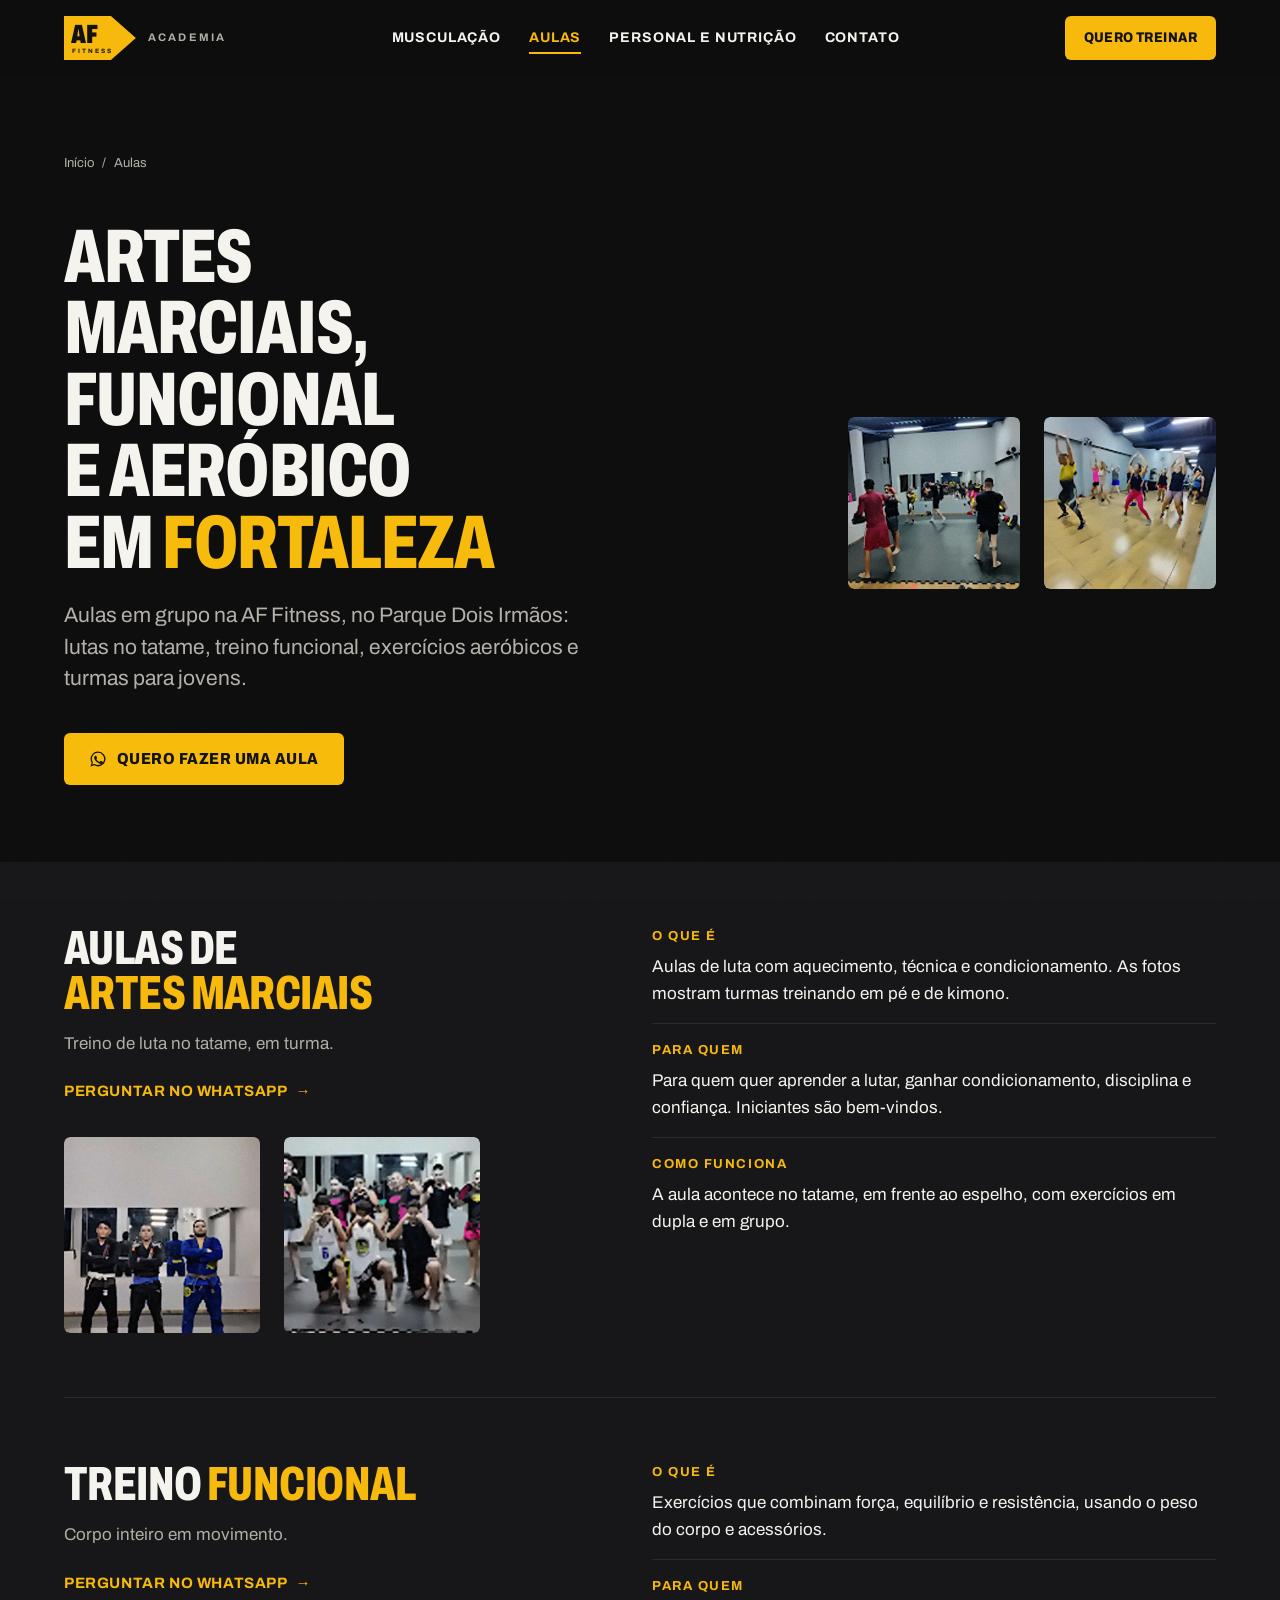
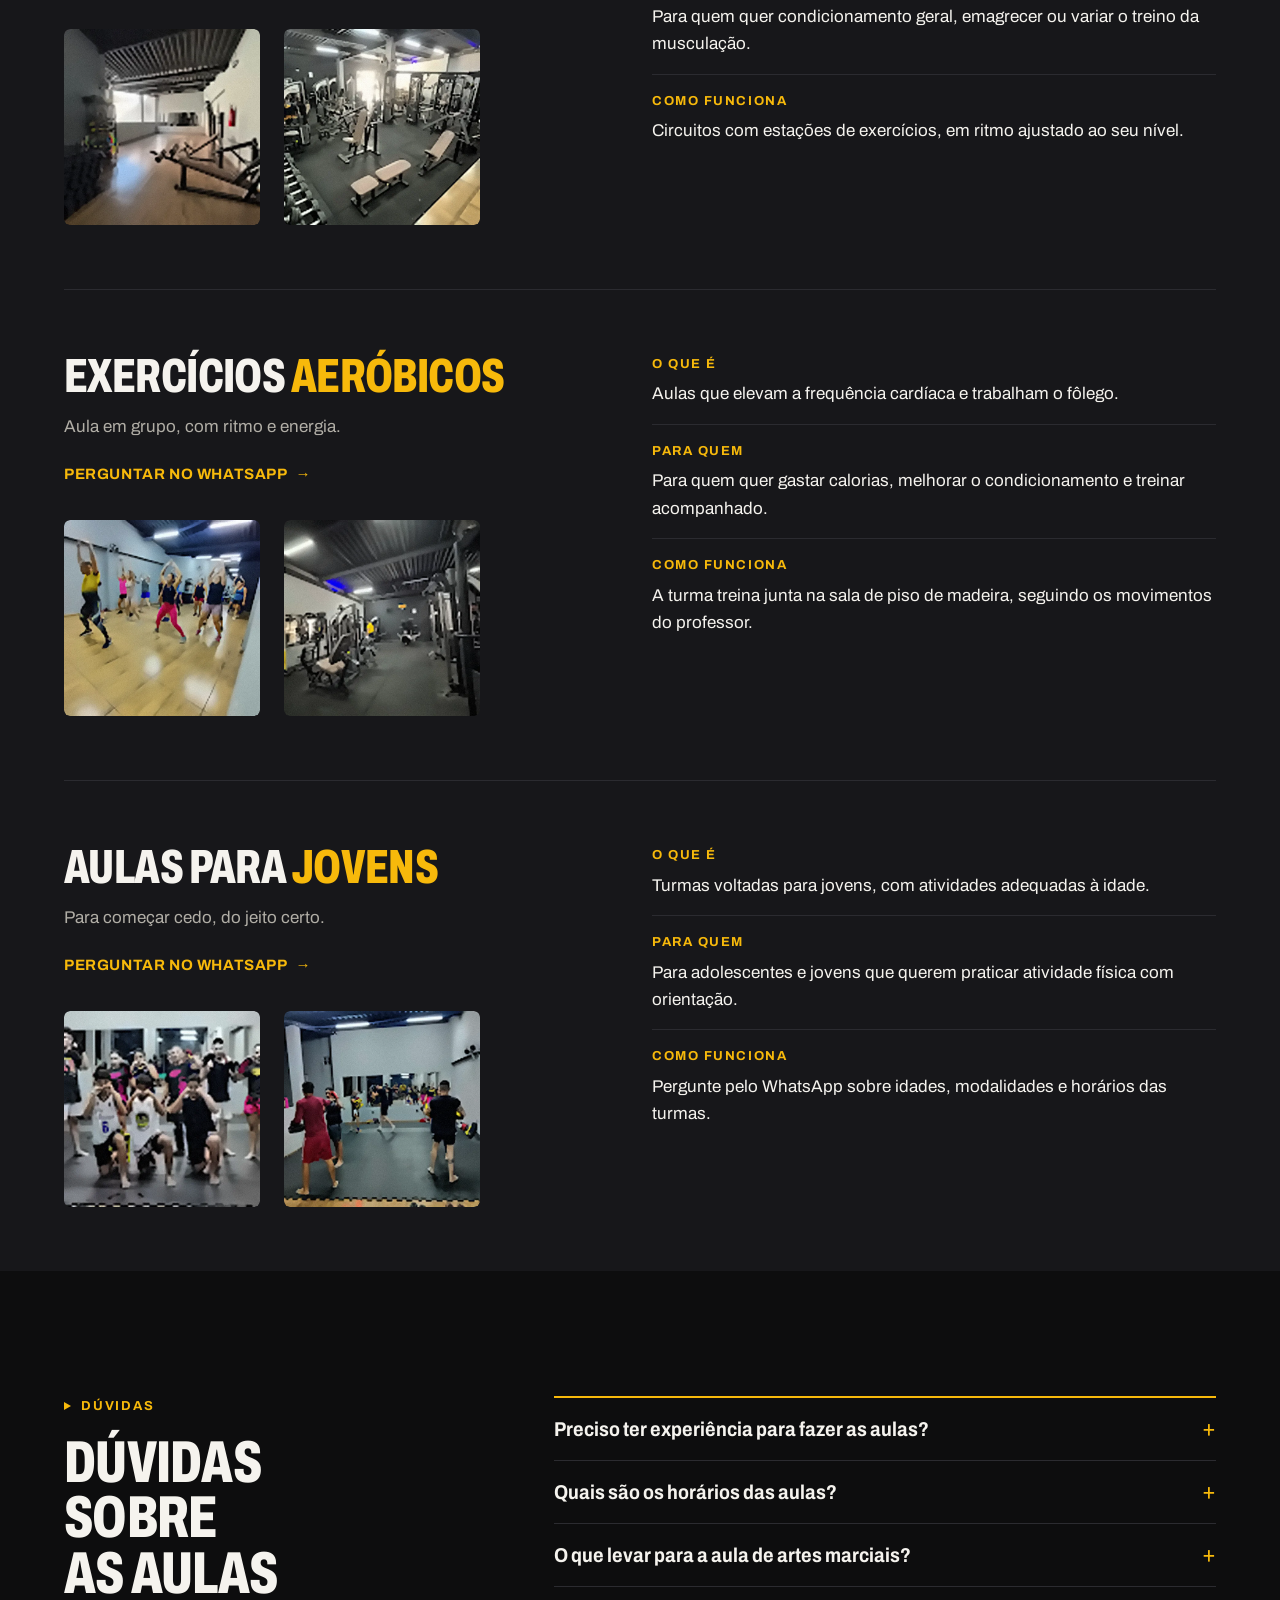
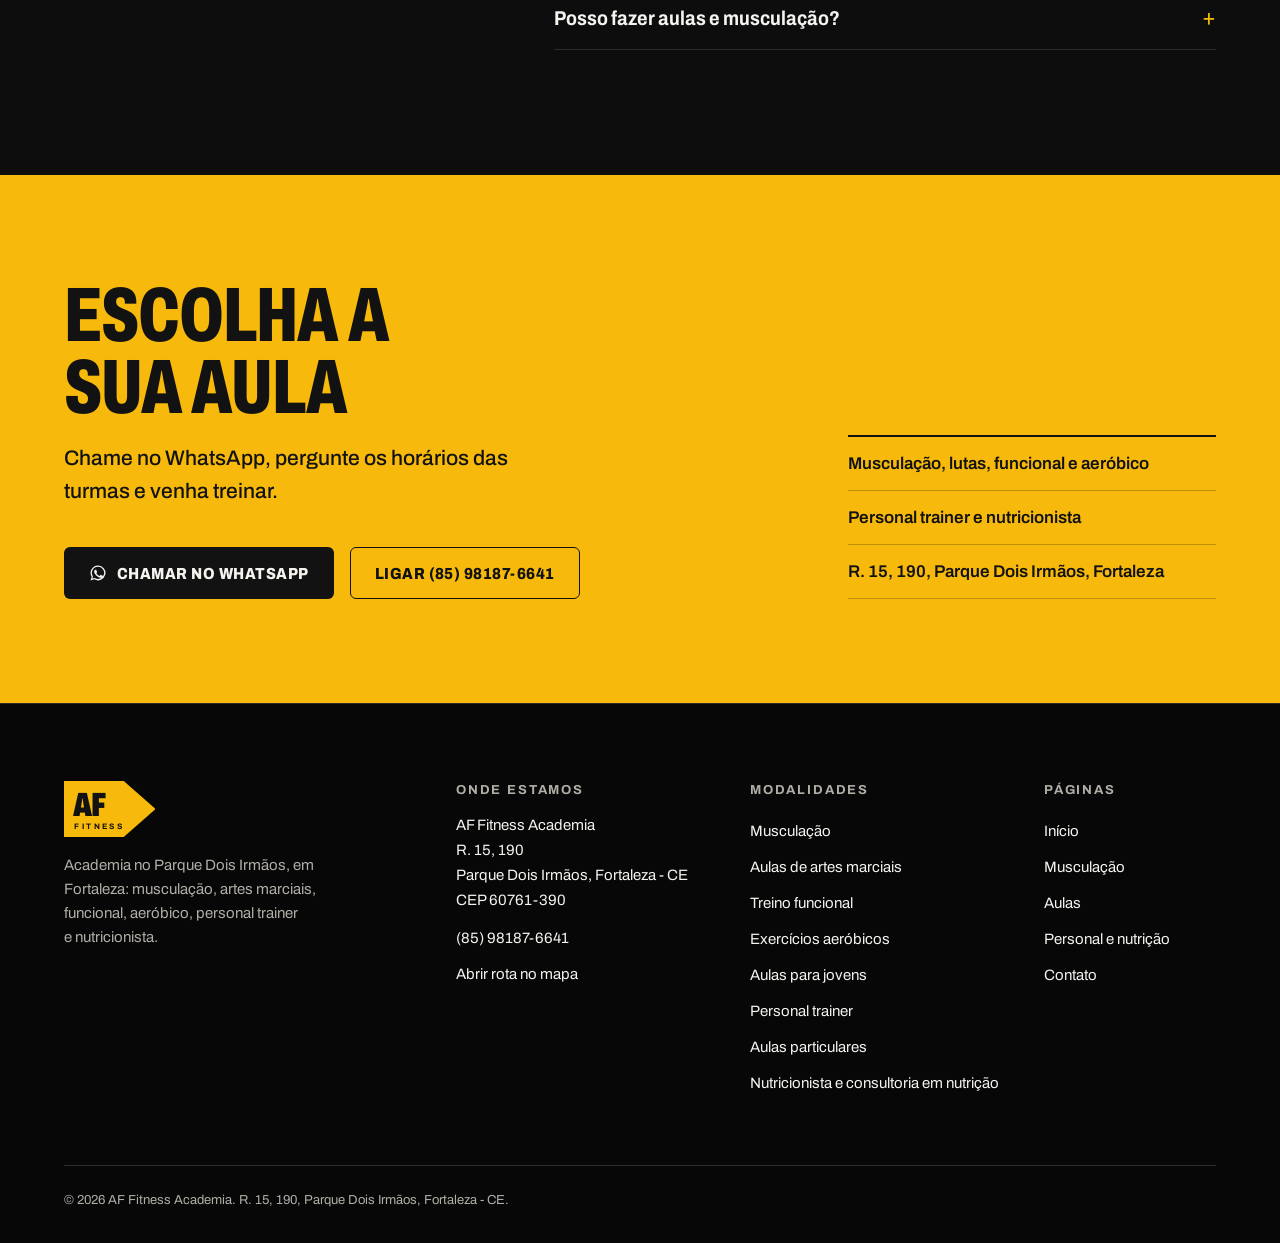
<file: aulas.html>
<!doctype html>
<html lang="pt-BR">
<head>
<meta charset="utf-8">
<meta name="viewport" content="width=device-width, initial-scale=1">
<title>Artes marciais, funcional e aeróbico | AF Fitness Fortaleza</title>
<meta name="description" content="Aulas de artes marciais, treino funcional, aeróbico e turmas para jovens na AF Fitness, academia no Parque Dois Irmãos, Fortaleza. Chame no WhatsApp.">
<meta name="robots" content="index, follow, max-image-preview:large">
<link rel="canonical" href="https://SEU-DOMINIO.com.br/aulas.html">
<meta name="theme-color" content="#0d0d0e">
<meta name="geo.region" content="BR-CE">
<meta name="geo.placename" content="Parque Dois Irmãos, Fortaleza">
<meta property="og:type" content="website">
<meta property="og:locale" content="pt_BR">
<meta property="og:site_name" content="AF Fitness Academia">
<meta property="og:title" content="Artes marciais, funcional e aeróbico | AF Fitness Fortaleza">
<meta property="og:description" content="Aulas de artes marciais, treino funcional, aeróbico e turmas para jovens na AF Fitness, academia no Parque Dois Irmãos, Fortaleza. Chame no WhatsApp.">
<meta property="og:url" content="https://SEU-DOMINIO.com.br/aulas.html">
<meta property="og:image" content="https://SEU-DOMINIO.com.br/af-capa.jpg">
<meta property="og:image:width" content="1200">
<meta property="og:image:height" content="630">
<meta property="og:image:alt" content="Salão de musculação da AF Fitness Academia">
<meta name="twitter:card" content="summary_large_image">
<link rel="icon" href="favicon.svg" type="image/svg+xml">
<link rel="manifest" href="site.webmanifest">
<link rel="preload" href="archivo.woff2" as="font" type="font/woff2" crossorigin>
<link rel="stylesheet" href="style.css">
<script>document.documentElement.classList.add("js")</script>
<script type="application/ld+json">
{
 "@context": "https://schema.org",
 "@graph": [
  {
   "@type": "ExerciseGym",
   "@id": "https://SEU-DOMINIO.com.br/#academia",
   "name": "AF Fitness Academia",
   "alternateName": "AF Fitness",
   "description": "Academia no Parque Dois Irmãos, em Fortaleza, com musculação, aulas de artes marciais, treino funcional, exercícios aeróbicos, personal trainer e nutricionista.",
   "url": "https://SEU-DOMINIO.com.br/",
   "telephone": "+5585981876641",
   "image": [
    "https://SEU-DOMINIO.com.br/af-capa.jpg",
    "https://SEU-DOMINIO.com.br/af-academia.jpg",
    "https://SEU-DOMINIO.com.br/af-fachada.jpg"
   ],
   "logo": "https://SEU-DOMINIO.com.br/logo-af-fitness.svg",
   "address": {
    "@type": "PostalAddress",
    "streetAddress": "R. 15, 190",
    "addressLocality": "Fortaleza",
    "addressRegion": "CE",
    "postalCode": "60761-390",
    "addressCountry": "BR"
   },
   "areaServed": [
    {
     "@type": "Place",
     "name": "Parque Dois Irmãos, Fortaleza"
    },
    {
     "@type": "Place",
     "name": "Passaré, Fortaleza"
    },
    {
     "@type": "Place",
     "name": "Itaperi, Fortaleza"
    },
    {
     "@type": "Place",
     "name": "Dias Macedo, Fortaleza"
    }
   ],
   "aggregateRating": {
    "@type": "AggregateRating",
    "ratingValue": "4.2",
    "bestRating": "5",
    "ratingCount": 12
   },
   "hasOfferCatalog": {
    "@type": "OfferCatalog",
    "name": "Modalidades e serviços",
    "itemListElement": [
     {
      "@type": "Offer",
      "itemOffered": {
       "@type": "Service",
       "name": "Musculação",
       "url": "https://SEU-DOMINIO.com.br/musculacao.html",
       "provider": {
        "@id": "https://SEU-DOMINIO.com.br/#academia"
       },
       "areaServed": "Fortaleza, CE"
      }
     },
     {
      "@type": "Offer",
      "itemOffered": {
       "@type": "Service",
       "name": "Aulas de artes marciais",
       "url": "https://SEU-DOMINIO.com.br/aulas.html#artes-marciais",
       "provider": {
        "@id": "https://SEU-DOMINIO.com.br/#academia"
       },
       "areaServed": "Fortaleza, CE"
      }
     },
     {
      "@type": "Offer",
      "itemOffered": {
       "@type": "Service",
       "name": "Treino funcional",
       "url": "https://SEU-DOMINIO.com.br/aulas.html#funcional",
       "provider": {
        "@id": "https://SEU-DOMINIO.com.br/#academia"
       },
       "areaServed": "Fortaleza, CE"
      }
     },
     {
      "@type": "Offer",
      "itemOffered": {
       "@type": "Service",
       "name": "Exercícios aeróbicos",
       "url": "https://SEU-DOMINIO.com.br/aulas.html#aerobico",
       "provider": {
        "@id": "https://SEU-DOMINIO.com.br/#academia"
       },
       "areaServed": "Fortaleza, CE"
      }
     },
     {
      "@type": "Offer",
      "itemOffered": {
       "@type": "Service",
       "name": "Aulas para jovens",
       "url": "https://SEU-DOMINIO.com.br/aulas.html#jovens",
       "provider": {
        "@id": "https://SEU-DOMINIO.com.br/#academia"
       },
       "areaServed": "Fortaleza, CE"
      }
     },
     {
      "@type": "Offer",
      "itemOffered": {
       "@type": "Service",
       "name": "Personal trainer",
       "url": "https://SEU-DOMINIO.com.br/personal-e-nutricao.html#personal",
       "provider": {
        "@id": "https://SEU-DOMINIO.com.br/#academia"
       },
       "areaServed": "Fortaleza, CE"
      }
     },
     {
      "@type": "Offer",
      "itemOffered": {
       "@type": "Service",
       "name": "Aulas particulares",
       "url": "https://SEU-DOMINIO.com.br/personal-e-nutricao.html#aulas-particulares",
       "provider": {
        "@id": "https://SEU-DOMINIO.com.br/#academia"
       },
       "areaServed": "Fortaleza, CE"
      }
     },
     {
      "@type": "Offer",
      "itemOffered": {
       "@type": "Service",
       "name": "Nutricionista e consultoria em nutrição",
       "url": "https://SEU-DOMINIO.com.br/personal-e-nutricao.html#nutricao",
       "provider": {
        "@id": "https://SEU-DOMINIO.com.br/#academia"
       },
       "areaServed": "Fortaleza, CE"
      }
     }
    ]
   },
   "contactPoint": {
    "@type": "ContactPoint",
    "telephone": "+5585981876641",
    "contactType": "customer service",
    "availableLanguage": "pt-BR"
   },
   "hasMap": "https://www.google.com/maps/search/?api=1&query=AF%20Fitness%20Academia%2C%20R.%2015%2C%20190%20-%20Parque%20Dois%20Irm%C3%A3os%2C%20Fortaleza%20-%20CE%2C%2060761-390"
  },
  {
   "@type": "WebSite",
   "@id": "https://SEU-DOMINIO.com.br/#site",
   "url": "https://SEU-DOMINIO.com.br/",
   "name": "AF Fitness Academia",
   "inLanguage": "pt-BR",
   "publisher": {
    "@id": "https://SEU-DOMINIO.com.br/#academia"
   }
  },
  {
   "@type": "WebPage",
   "@id": "https://SEU-DOMINIO.com.br/aulas.html#pagina",
   "url": "https://SEU-DOMINIO.com.br/aulas.html",
   "name": "Artes marciais, funcional e aeróbico | AF Fitness Fortaleza",
   "description": "Aulas de artes marciais, treino funcional, aeróbico e turmas para jovens na AF Fitness, academia no Parque Dois Irmãos, Fortaleza. Chame no WhatsApp.",
   "inLanguage": "pt-BR",
   "isPartOf": {
    "@id": "https://SEU-DOMINIO.com.br/#site"
   },
   "about": {
    "@id": "https://SEU-DOMINIO.com.br/#academia"
   },
   "primaryImageOfPage": "https://SEU-DOMINIO.com.br/af-capa.jpg",
   "dateModified": "2026-11-11"
  },
  {
   "@type": "BreadcrumbList",
   "itemListElement": [
    {
     "@type": "ListItem",
     "position": 1,
     "name": "Início",
     "item": "https://SEU-DOMINIO.com.br/"
    },
    {
     "@type": "ListItem",
     "position": 2,
     "name": "Aulas",
     "item": "https://SEU-DOMINIO.com.br/aulas.html"
    }
   ]
  },
  {
   "@type": "FAQPage",
   "mainEntity": [
    {
     "@type": "Question",
     "name": "Preciso ter experiência para fazer as aulas?",
     "acceptedAnswer": {
      "@type": "Answer",
      "text": "Não. As turmas recebem iniciantes, e a intensidade é ajustada ao seu ritmo."
     }
    },
    {
     "@type": "Question",
     "name": "Quais são os horários das aulas?",
     "acceptedAnswer": {
      "@type": "Answer",
      "text": "Os horários de cada turma são informados pelo WhatsApp, no (85) 98187-6641."
     }
    },
    {
     "@type": "Question",
     "name": "O que levar para a aula de artes marciais?",
     "acceptedAnswer": {
      "@type": "Answer",
      "text": "Roupa confortável e água. Pergunte pelo WhatsApp se a turma usa kimono ou equipamento de proteção."
     }
    },
    {
     "@type": "Question",
     "name": "Posso fazer aulas e musculação?",
     "acceptedAnswer": {
      "@type": "Answer",
      "text": "Sim. Dá para combinar as aulas com a musculação na mesma academia."
     }
    }
   ]
  }
 ]
}
</script>
</head>
<body>
<a class="skip" href="#conteudo">Pular para o conteúdo</a>

<header class="site-header" data-header>
  <div class="progress" data-progress aria-hidden="true"></div>
  <div class="wrap header-in">
    <a class="brand" href="index.html"><svg class="brand-logo" viewBox="0 0 98 60" role="img" aria-label="AF Fitness"><path d="M0 0h64l34 30-34 30H0z" fill="#f7b90b"/><text x="10" y="37" font-family="Archivo, Arial Narrow, Arial, sans-serif" font-weight="900" font-stretch="68%" font-size="36" letter-spacing="-1" fill="#121212">AF</text><text x="11" y="51" font-family="Archivo, Arial, sans-serif" font-weight="700" font-size="8.5" letter-spacing="2.6" fill="#121212">FITNESS</text></svg><span class="brand-text">Academia</span></a>
    <nav class="nav" aria-label="Principal"><ul><li><a href="musculacao.html">Musculação</a></li><li><a href="aulas.html" aria-current="page">Aulas</a></li><li><a href="personal-e-nutricao.html">Personal e nutrição</a></li><li><a href="contato.html">Contato</a></li></ul></nav>
    <a class="btn btn--yellow btn--sm header-cta" href="https://wa.me/5585981876641?text=Ol%C3%A1%21%20Vi%20o%20site%20da%20AF%20Fitness%20e%20quero%20saber%20sobre%20as%20aulas." target="_blank" rel="noopener">Quero treinar</a>
    <button class="menu-btn" type="button" data-menu-btn aria-expanded="false" aria-controls="menu"><span data-menu-label>Menu</span><i aria-hidden="true"></i></button>
  </div>
</header>

<div class="menu" id="menu">
  <nav aria-label="Menu"><ul class="menu-links"><li><a href="index.html">Início</a></li><li><a href="musculacao.html">Musculação</a></li><li><a href="aulas.html" aria-current="page">Aulas</a></li><li><a href="personal-e-nutricao.html">Personal e nutrição</a></li><li><a href="contato.html">Contato</a></li></ul></nav>
  <div class="menu-foot">
    <a class="btn btn--yellow" href="https://wa.me/5585981876641?text=Ol%C3%A1%21%20Vi%20o%20site%20da%20AF%20Fitness%20e%20quero%20saber%20sobre%20as%20aulas." target="_blank" rel="noopener"><svg viewBox="0 0 24 24" fill="currentColor" aria-hidden="true"><path d="M12.04 2a9.9 9.9 0 0 0-8.46 15.03L2 22l5.1-1.54A9.9 9.9 0 1 0 12.04 2Zm0 1.8a8.1 8.1 0 1 1-4.3 14.96l-.3-.19-3.03.92.94-2.94-.2-.31A8.1 8.1 0 0 1 12.04 3.8Zm-3.4 3.9c-.2 0-.5.07-.76.36-.26.28-1 .98-1 2.38 0 1.4 1.02 2.76 1.17 2.95.14.19 2 3.06 4.86 4.29 2.38 1.02 2.87.82 3.39.77.51-.05 1.66-.68 1.9-1.33.23-.66.23-1.22.16-1.34-.07-.12-.26-.19-.54-.33-.29-.14-1.67-.82-1.93-.92-.26-.09-.45-.14-.64.14-.19.29-.73.92-.9 1.11-.16.19-.33.21-.61.07-.29-.14-1.2-.44-2.29-1.41a8.6 8.6 0 0 1-1.58-1.97c-.17-.28-.02-.44.12-.58.13-.12.29-.33.43-.49.14-.17.19-.29.28-.48.1-.19.05-.35-.02-.5-.07-.13-.63-1.55-.88-2.12-.22-.52-.45-.53-.64-.54l-.52-.06Z"/></svg>Chamar no WhatsApp</a>
    <p>R.&nbsp;15,&nbsp;190, Parque Dois Irmãos, Fortaleza&nbsp;-&nbsp;CE<br><a href="tel:+5585981876641">(85) 98187-6641</a></p>
  </div>
</div>

<main id="conteudo">

<section class="page-hero">
  <div class="wrap">
    <nav class="crumbs" aria-label="Você está em"><a href="index.html">Início</a><span aria-hidden="true">/</span><span aria-current="page">Aulas</span></nav>
    <div class="grid">
      <div class="page-hero-text">
        <h1>Artes marciais, funcional e aeróbico em <em>Fortaleza</em></h1>
        <p class="lead">Aulas em grupo na AF Fitness, no Parque Dois Irmãos: lutas no tatame, treino funcional, exercícios aeróbicos e turmas para jovens.</p>
        <div class="actions"><a class="btn btn--yellow" href="https://wa.me/5585981876641?text=Ol%C3%A1%21%20Vi%20o%20site%20da%20AF%20Fitness%20e%20quero%20saber%20sobre%20as%20aulas." target="_blank" rel="noopener"><svg viewBox="0 0 24 24" fill="currentColor" aria-hidden="true"><path d="M12.04 2a9.9 9.9 0 0 0-8.46 15.03L2 22l5.1-1.54A9.9 9.9 0 1 0 12.04 2Zm0 1.8a8.1 8.1 0 1 1-4.3 14.96l-.3-.19-3.03.92.94-2.94-.2-.31A8.1 8.1 0 0 1 12.04 3.8Zm-3.4 3.9c-.2 0-.5.07-.76.36-.26.28-1 .98-1 2.38 0 1.4 1.02 2.76 1.17 2.95.14.19 2 3.06 4.86 4.29 2.38 1.02 2.87.82 3.39.77.51-.05 1.66-.68 1.9-1.33.23-.66.23-1.22.16-1.34-.07-.12-.26-.19-.54-.33-.29-.14-1.67-.82-1.93-.92-.26-.09-.45-.14-.64.14-.19.29-.73.92-.9 1.11-.16.19-.33.21-.61.07-.29-.14-1.2-.44-2.29-1.41a8.6 8.6 0 0 1-1.58-1.97c-.17-.28-.02-.44.12-.58.13-.12.29-.33.43-.49.14-.17.19-.29.28-.48.1-.19.05-.35-.02-.5-.07-.13-.63-1.55-.88-2.12-.22-.52-.45-.53-.64-.54l-.52-.06Z"/></svg>Quero fazer uma aula</a></div>
      </div>
      <div class="page-hero-media"><div class="duo" style="max-width:none"><figure class="thumb"><picture><source srcset="af-lutas.webp" type="image/webp"><img src="af-lutas.jpg" alt="Alunos em aula de artes marciais no tatame, em frente ao espelho" width="640" height="640" loading="eager"></picture></figure><figure class="thumb"><picture><source srcset="af-aerobico.webp" type="image/webp"><img src="af-aerobico.jpg" alt="Turma em aula aeróbica na sala de piso de madeira" width="640" height="640" loading="eager"></picture></figure></div></div>
    </div>
  </div>
</section>

<section class="section--surface" aria-label="Aulas da academia">
  <div class="wrap">
    
    <article class="block grid" id="artes-marciais">
      <header class="block-head reveal">
        <h2>Aulas de <em>artes marciais</em></h2>
        <p>Treino de luta no tatame, em turma.</p>
        <a class="link" href="https://wa.me/5585981876641?text=Ol%C3%A1%21%20Vi%20o%20site%20da%20AF%20Fitness%20e%20quero%20saber%20sobre%20as%20aulas%20de%20artes%20marciais." target="_blank" rel="noopener">Perguntar no WhatsApp</a>
        <div class="duo"><figure class="thumb"><picture><source srcset="af-kimono.webp" type="image/webp"><img src="af-kimono.jpg" alt="Três praticantes de kimono no tatame da academia" width="640" height="640" loading="lazy" decoding="async"></picture></figure><figure class="thumb"><picture><source srcset="af-turma.webp" type="image/webp"><img src="af-turma.jpg" alt="Turma de artes marciais reunida no tatame" width="640" height="640" loading="lazy" decoding="async"></picture></figure></div>
      </header>
      <div class="block-body reveal">
        <dl>
          <div><dt>O que é</dt><dd>Aulas de luta com aquecimento, técnica e condicionamento. As fotos mostram turmas treinando em pé e de kimono.</dd></div>
          <div><dt>Para quem</dt><dd>Para quem quer aprender a lutar, ganhar condicionamento, disciplina e confiança. Iniciantes são bem-vindos.</dd></div>
          <div><dt>Como funciona</dt><dd>A aula acontece no tatame, em frente ao espelho, com exercícios em dupla e em grupo.</dd></div>
        </dl>
      </div>
    </article>
    
    <article class="block grid" id="funcional">
      <header class="block-head reveal">
        <h2>Treino <em>funcional</em></h2>
        <p>Corpo inteiro em movimento.</p>
        <a class="link" href="https://wa.me/5585981876641?text=Ol%C3%A1%21%20Vi%20o%20site%20da%20AF%20Fitness%20e%20quero%20saber%20sobre%20o%20treino%20funcional." target="_blank" rel="noopener">Perguntar no WhatsApp</a>
        <div class="duo"><figure class="thumb"><picture><source srcset="af-funcional.webp" type="image/webp"><img src="af-funcional.jpg" alt="Espaço com piso de madeira, bancos e equipamentos" width="640" height="640" loading="lazy" decoding="async"></picture></figure><figure class="thumb"><picture><source srcset="af-pesos.webp" type="image/webp"><img src="af-pesos.jpg" alt="Bancos, halteres e aparelhos de musculação vistos de cima" width="640" height="640" loading="lazy" decoding="async"></picture></figure></div>
      </header>
      <div class="block-body reveal">
        <dl>
          <div><dt>O que é</dt><dd>Exercícios que combinam força, equilíbrio e resistência, usando o peso do corpo e acessórios.</dd></div>
          <div><dt>Para quem</dt><dd>Para quem quer condicionamento geral, emagrecer ou variar o treino da musculação.</dd></div>
          <div><dt>Como funciona</dt><dd>Circuitos com estações de exercícios, em ritmo ajustado ao seu nível.</dd></div>
        </dl>
      </div>
    </article>
    
    <article class="block grid" id="aerobico">
      <header class="block-head reveal">
        <h2>Exercícios <em>aeróbicos</em></h2>
        <p>Aula em grupo, com ritmo e energia.</p>
        <a class="link" href="https://wa.me/5585981876641?text=Ol%C3%A1%21%20Vi%20o%20site%20da%20AF%20Fitness%20e%20quero%20saber%20sobre%20as%20aulas%20de%20aer%C3%B3bico." target="_blank" rel="noopener">Perguntar no WhatsApp</a>
        <div class="duo"><figure class="thumb"><picture><source srcset="af-aerobico.webp" type="image/webp"><img src="af-aerobico.jpg" alt="Turma em aula aeróbica na sala de piso de madeira" width="640" height="640" loading="lazy" decoding="async"></picture></figure><figure class="thumb"><picture><source srcset="af-salao.webp" type="image/webp"><img src="af-salao.jpg" alt="Área de musculação com aparelhos e piso emborrachado" width="640" height="640" loading="lazy" decoding="async"></picture></figure></div>
      </header>
      <div class="block-body reveal">
        <dl>
          <div><dt>O que é</dt><dd>Aulas que elevam a frequência cardíaca e trabalham o fôlego.</dd></div>
          <div><dt>Para quem</dt><dd>Para quem quer gastar calorias, melhorar o condicionamento e treinar acompanhado.</dd></div>
          <div><dt>Como funciona</dt><dd>A turma treina junta na sala de piso de madeira, seguindo os movimentos do professor.</dd></div>
        </dl>
      </div>
    </article>
    
    <article class="block grid" id="jovens">
      <header class="block-head reveal">
        <h2>Aulas para <em>jovens</em></h2>
        <p>Para começar cedo, do jeito certo.</p>
        <a class="link" href="https://wa.me/5585981876641?text=Ol%C3%A1%21%20Vi%20o%20site%20da%20AF%20Fitness%20e%20quero%20saber%20sobre%20as%20aulas%20para%20jovens." target="_blank" rel="noopener">Perguntar no WhatsApp</a>
        <div class="duo"><figure class="thumb"><picture><source srcset="af-turma.webp" type="image/webp"><img src="af-turma.jpg" alt="Turma de artes marciais reunida no tatame" width="640" height="640" loading="lazy" decoding="async"></picture></figure><figure class="thumb"><picture><source srcset="af-lutas.webp" type="image/webp"><img src="af-lutas.jpg" alt="Alunos em aula de artes marciais no tatame, em frente ao espelho" width="640" height="640" loading="lazy" decoding="async"></picture></figure></div>
      </header>
      <div class="block-body reveal">
        <dl>
          <div><dt>O que é</dt><dd>Turmas voltadas para jovens, com atividades adequadas à idade.</dd></div>
          <div><dt>Para quem</dt><dd>Para adolescentes e jovens que querem praticar atividade física com orientação.</dd></div>
          <div><dt>Como funciona</dt><dd>Pergunte pelo WhatsApp sobre idades, modalidades e horários das turmas.</dd></div>
        </dl>
      </div>
    </article>
  </div>
</section>


<section class="section" aria-labelledby="faq-t">
  <div class="wrap grid">
    <div class="faq-head reveal">
      <span class="eyebrow">Dúvidas</span>
      <h2 id="faq-t">Dúvidas sobre as aulas</h2>
    </div>
    <div class="faq-list reveal"><details><summary>Preciso ter experiência para fazer as aulas?</summary><div class="answer"><p>Não. As turmas recebem iniciantes, e a intensidade é ajustada ao seu ritmo.</p></div></details><details><summary>Quais são os horários das aulas?</summary><div class="answer"><p>Os horários de cada turma são informados pelo WhatsApp, no (85) 98187-6641.</p></div></details><details><summary>O que levar para a aula de artes marciais?</summary><div class="answer"><p>Roupa confortável e água. Pergunte pelo WhatsApp se a turma usa kimono ou equipamento de proteção.</p></div></details><details><summary>Posso fazer aulas e musculação?</summary><div class="answer"><p>Sim. Dá para combinar as aulas com a <a href="musculacao.html">musculação</a> na mesma academia.</p></div></details></div>
  </div>
</section>


<section class="band" id="agendar" aria-labelledby="band-t">
  <div class="wrap grid">
    <div class="band-main reveal">
      <h2 id="band-t">Escolha a sua aula</h2>
      <p>Chame no WhatsApp, pergunte os horários das turmas e venha treinar.</p>
      <div class="actions">
        <a class="btn btn--dark" href="https://wa.me/5585981876641?text=Ol%C3%A1%21%20Vi%20o%20site%20da%20AF%20Fitness%20e%20quero%20saber%20sobre%20as%20aulas." target="_blank" rel="noopener"><svg viewBox="0 0 24 24" fill="currentColor" aria-hidden="true"><path d="M12.04 2a9.9 9.9 0 0 0-8.46 15.03L2 22l5.1-1.54A9.9 9.9 0 1 0 12.04 2Zm0 1.8a8.1 8.1 0 1 1-4.3 14.96l-.3-.19-3.03.92.94-2.94-.2-.31A8.1 8.1 0 0 1 12.04 3.8Zm-3.4 3.9c-.2 0-.5.07-.76.36-.26.28-1 .98-1 2.38 0 1.4 1.02 2.76 1.17 2.95.14.19 2 3.06 4.86 4.29 2.38 1.02 2.87.82 3.39.77.51-.05 1.66-.68 1.9-1.33.23-.66.23-1.22.16-1.34-.07-.12-.26-.19-.54-.33-.29-.14-1.67-.82-1.93-.92-.26-.09-.45-.14-.64.14-.19.29-.73.92-.9 1.11-.16.19-.33.21-.61.07-.29-.14-1.2-.44-2.29-1.41a8.6 8.6 0 0 1-1.58-1.97c-.17-.28-.02-.44.12-.58.13-.12.29-.33.43-.49.14-.17.19-.29.28-.48.1-.19.05-.35-.02-.5-.07-.13-.63-1.55-.88-2.12-.22-.52-.45-.53-.64-.54l-.52-.06Z"/></svg>Chamar no WhatsApp</a>
        <a class="btn btn--ghost" href="tel:+5585981876641">Ligar (85) 98187-6641</a>
      </div>
    </div>
    <ul class="band-side reveal">
      <li>Musculação, lutas, funcional e aeróbico</li>
      <li>Personal trainer e nutricionista</li>
      <li>R.&nbsp;15,&nbsp;190, Parque Dois Irmãos, Fortaleza</li>
    </ul>
  </div>
</section>

</main>

<footer class="site-footer">
  <div class="wrap grid">
    <div class="footer-brand">
      <svg class="brand-logo" viewBox="0 0 98 60" role="img" aria-label="AF Fitness"><path d="M0 0h64l34 30-34 30H0z" fill="#f7b90b"/><text x="10" y="37" font-family="Archivo, Arial Narrow, Arial, sans-serif" font-weight="900" font-stretch="68%" font-size="36" letter-spacing="-1" fill="#121212">AF</text><text x="11" y="51" font-family="Archivo, Arial, sans-serif" font-weight="700" font-size="8.5" letter-spacing="2.6" fill="#121212">FITNESS</text></svg>
      <p>Academia no Parque Dois Irmãos, em Fortaleza: musculação, artes marciais, funcional, aeróbico, personal trainer e nutricionista.</p>
    </div>
    <div class="footer-col">
      <h2>Onde estamos</h2>
      <address>AF Fitness Academia<br>R.&nbsp;15,&nbsp;190<br>Parque Dois Irmãos, Fortaleza&nbsp;-&nbsp;CE<br>CEP <span class="nw">60761-390</span></address>
      <ul style="margin-top:.5rem">
        <li><a href="tel:+5585981876641">(85) 98187-6641</a></li>
        <li><a href="https://www.google.com/maps/dir/?api=1&destination=AF%20Fitness%20Academia%2C%20R.%2015%2C%20190%20-%20Parque%20Dois%20Irm%C3%A3os%2C%20Fortaleza%20-%20CE%2C%2060761-390" target="_blank" rel="noopener">Abrir rota no mapa</a></li>
      </ul>
    </div>
    <div class="footer-col">
      <h2>Modalidades</h2>
      <ul><li><a href="musculacao.html">Musculação</a></li><li><a href="aulas.html#artes-marciais">Aulas de artes marciais</a></li><li><a href="aulas.html#funcional">Treino funcional</a></li><li><a href="aulas.html#aerobico">Exercícios aeróbicos</a></li><li><a href="aulas.html#jovens">Aulas para jovens</a></li><li><a href="personal-e-nutricao.html#personal">Personal trainer</a></li><li><a href="personal-e-nutricao.html#aulas-particulares">Aulas particulares</a></li><li><a href="personal-e-nutricao.html#nutricao">Nutricionista e consultoria em nutrição</a></li></ul>
    </div>
    <div class="footer-col">
      <h2>Páginas</h2>
      <ul><li><a href="index.html">Início</a></li><li><a href="musculacao.html">Musculação</a></li><li><a href="aulas.html" aria-current="page">Aulas</a></li><li><a href="personal-e-nutricao.html">Personal e nutrição</a></li><li><a href="contato.html">Contato</a></li></ul>
    </div>
  </div>
  <div class="wrap"><p class="footer-legal">© 2026 AF Fitness Academia. R.&nbsp;15,&nbsp;190, Parque Dois Irmãos, Fortaleza&nbsp;-&nbsp;CE.</p></div>
</footer>

<div class="dock" data-dock>
  <a class="btn btn--yellow" href="https://wa.me/5585981876641?text=Ol%C3%A1%21%20Vi%20o%20site%20da%20AF%20Fitness%20e%20quero%20saber%20sobre%20as%20aulas." target="_blank" rel="noopener"><svg viewBox="0 0 24 24" fill="currentColor" aria-hidden="true"><path d="M12.04 2a9.9 9.9 0 0 0-8.46 15.03L2 22l5.1-1.54A9.9 9.9 0 1 0 12.04 2Zm0 1.8a8.1 8.1 0 1 1-4.3 14.96l-.3-.19-3.03.92.94-2.94-.2-.31A8.1 8.1 0 0 1 12.04 3.8Zm-3.4 3.9c-.2 0-.5.07-.76.36-.26.28-1 .98-1 2.38 0 1.4 1.02 2.76 1.17 2.95.14.19 2 3.06 4.86 4.29 2.38 1.02 2.87.82 3.39.77.51-.05 1.66-.68 1.9-1.33.23-.66.23-1.22.16-1.34-.07-.12-.26-.19-.54-.33-.29-.14-1.67-.82-1.93-.92-.26-.09-.45-.14-.64.14-.19.29-.73.92-.9 1.11-.16.19-.33.21-.61.07-.29-.14-1.2-.44-2.29-1.41a8.6 8.6 0 0 1-1.58-1.97c-.17-.28-.02-.44.12-.58.13-.12.29-.33.43-.49.14-.17.19-.29.28-.48.1-.19.05-.35-.02-.5-.07-.13-.63-1.55-.88-2.12-.22-.52-.45-.53-.64-.54l-.52-.06Z"/></svg>WhatsApp</a>
  <a class="btn btn--ghost" href="tel:+5585981876641">Ligar</a>
</div>

<script src="main.js" defer></script>
</body>
</html>
</file>
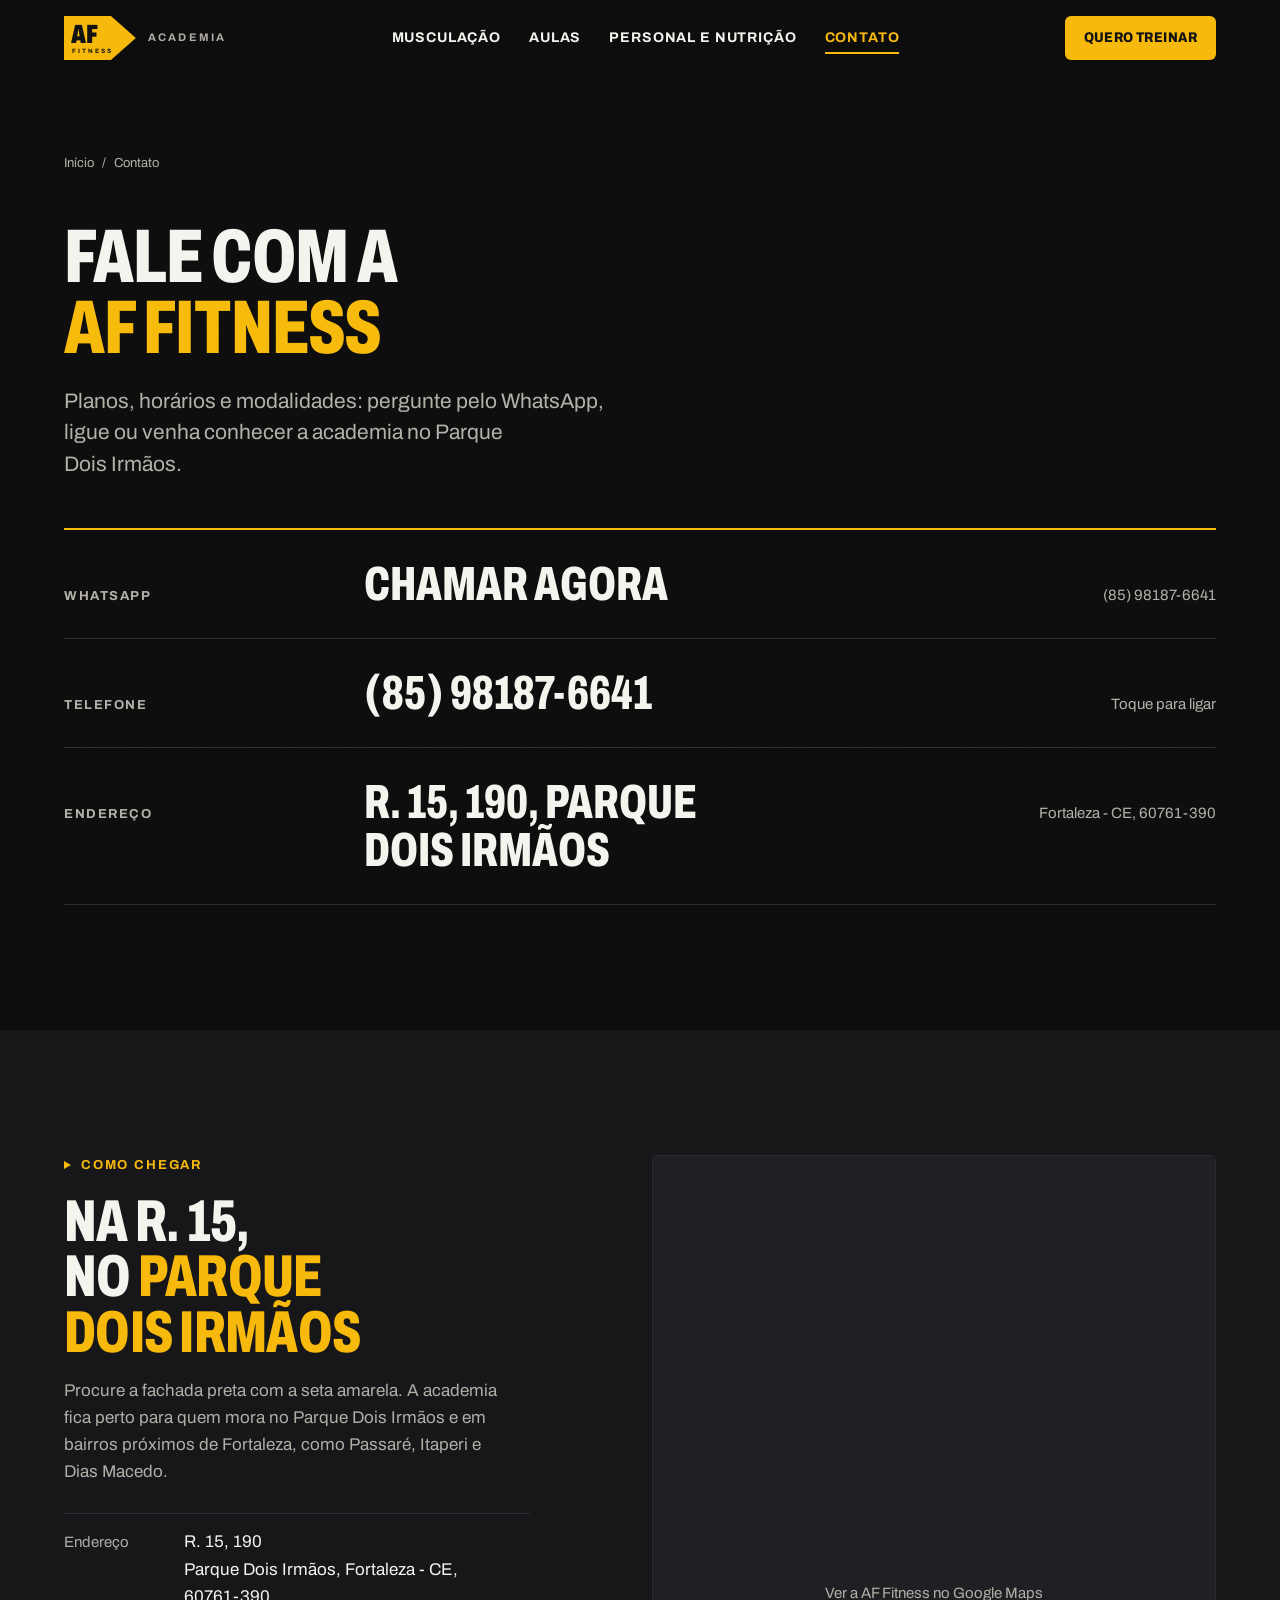
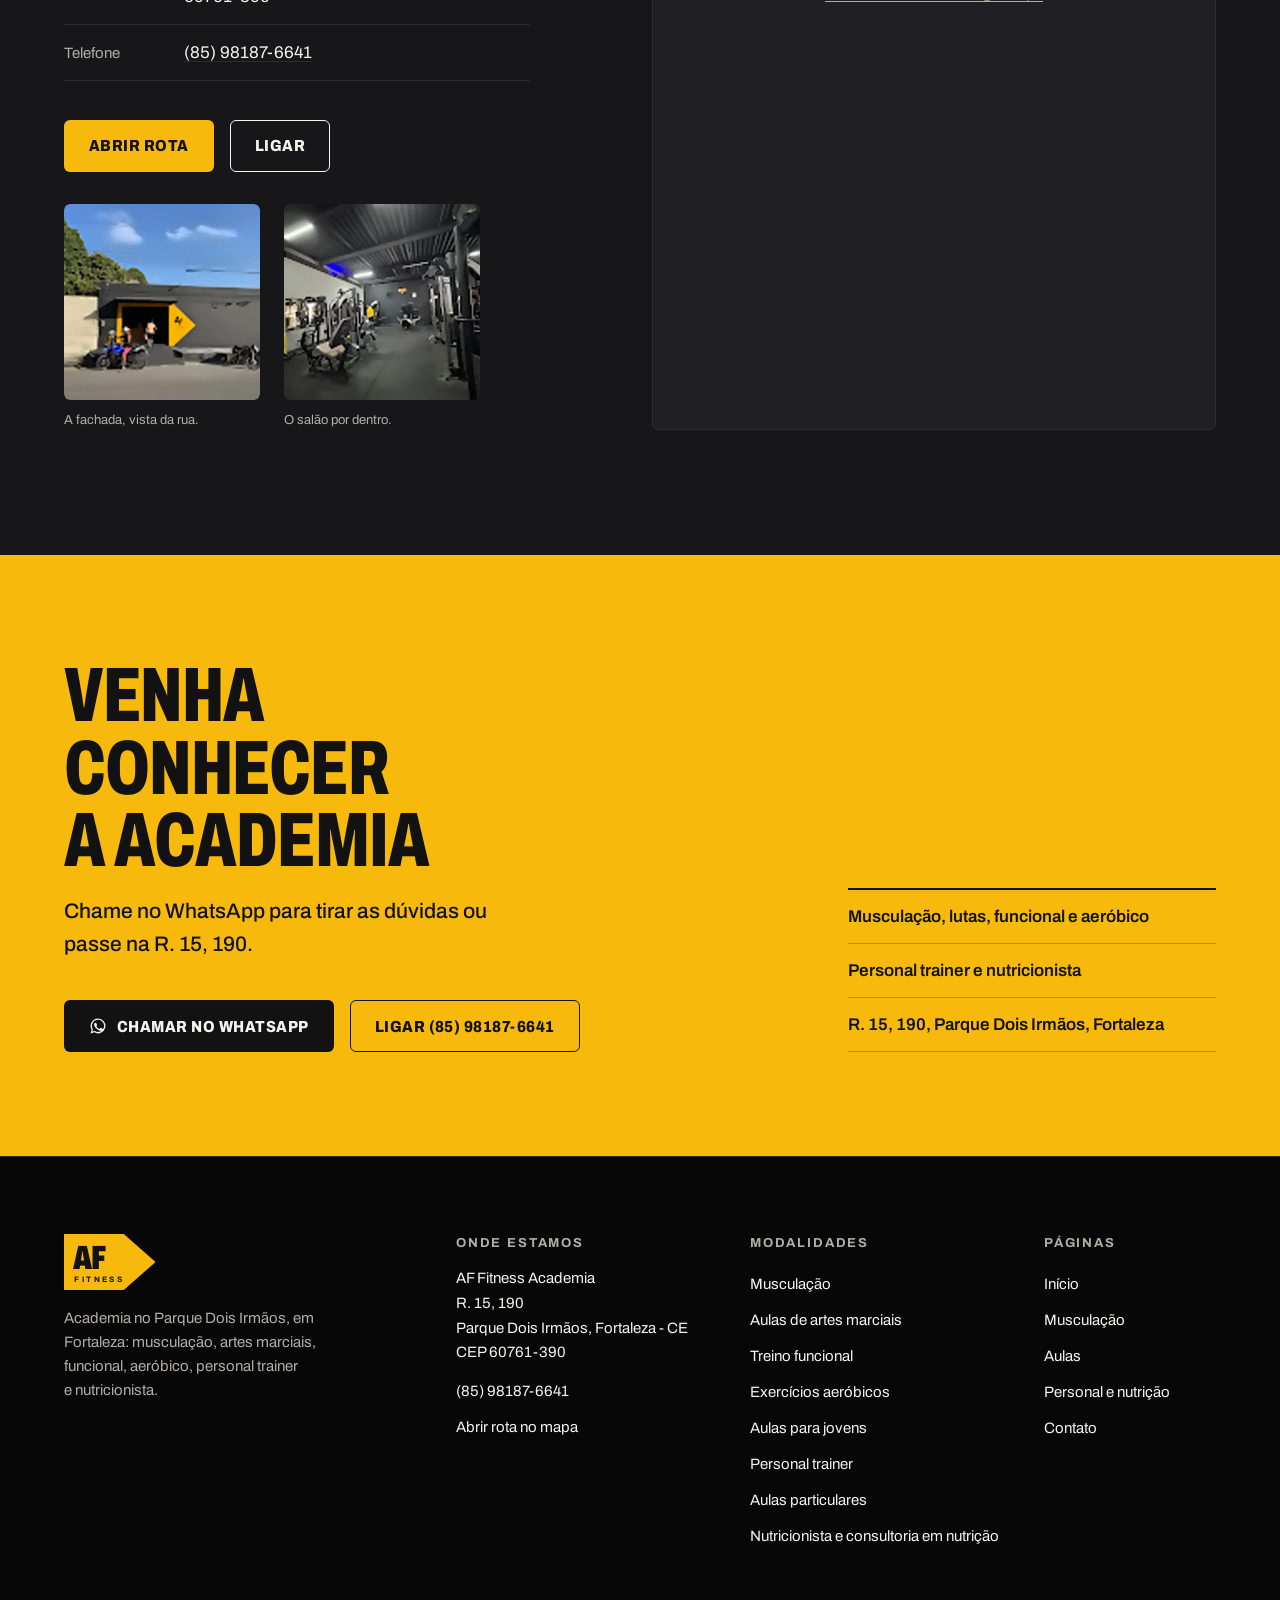
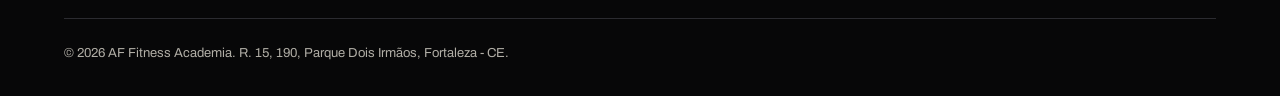
<file: contato.html>
<!doctype html>
<html lang="pt-BR">
<head>
<meta charset="utf-8">
<meta name="viewport" content="width=device-width, initial-scale=1">
<title>Endereço e WhatsApp da AF Fitness | Parque Dois Irmãos</title>
<meta name="description" content="AF Fitness Academia: R. 15, 190, Parque Dois Irmãos, Fortaleza - CE. WhatsApp e telefone (85) 98187-6641. Veja o mapa e como chegar.">
<meta name="robots" content="index, follow, max-image-preview:large">
<link rel="canonical" href="https://SEU-DOMINIO.com.br/contato.html">
<meta name="theme-color" content="#0d0d0e">
<meta name="geo.region" content="BR-CE">
<meta name="geo.placename" content="Parque Dois Irmãos, Fortaleza">
<meta property="og:type" content="website">
<meta property="og:locale" content="pt_BR">
<meta property="og:site_name" content="AF Fitness Academia">
<meta property="og:title" content="Endereço e WhatsApp da AF Fitness | Parque Dois Irmãos">
<meta property="og:description" content="AF Fitness Academia: R. 15, 190, Parque Dois Irmãos, Fortaleza - CE. WhatsApp e telefone (85) 98187-6641. Veja o mapa e como chegar.">
<meta property="og:url" content="https://SEU-DOMINIO.com.br/contato.html">
<meta property="og:image" content="https://SEU-DOMINIO.com.br/af-capa.jpg">
<meta property="og:image:width" content="1200">
<meta property="og:image:height" content="630">
<meta property="og:image:alt" content="Salão de musculação da AF Fitness Academia">
<meta name="twitter:card" content="summary_large_image">
<link rel="icon" href="favicon.svg" type="image/svg+xml">
<link rel="manifest" href="site.webmanifest">
<link rel="preload" href="archivo.woff2" as="font" type="font/woff2" crossorigin>
<link rel="stylesheet" href="style.css">
<script>document.documentElement.classList.add("js")</script>
<script type="application/ld+json">
{
 "@context": "https://schema.org",
 "@graph": [
  {
   "@type": "ExerciseGym",
   "@id": "https://SEU-DOMINIO.com.br/#academia",
   "name": "AF Fitness Academia",
   "alternateName": "AF Fitness",
   "description": "Academia no Parque Dois Irmãos, em Fortaleza, com musculação, aulas de artes marciais, treino funcional, exercícios aeróbicos, personal trainer e nutricionista.",
   "url": "https://SEU-DOMINIO.com.br/",
   "telephone": "+5585981876641",
   "image": [
    "https://SEU-DOMINIO.com.br/af-capa.jpg",
    "https://SEU-DOMINIO.com.br/af-academia.jpg",
    "https://SEU-DOMINIO.com.br/af-fachada.jpg"
   ],
   "logo": "https://SEU-DOMINIO.com.br/logo-af-fitness.svg",
   "address": {
    "@type": "PostalAddress",
    "streetAddress": "R. 15, 190",
    "addressLocality": "Fortaleza",
    "addressRegion": "CE",
    "postalCode": "60761-390",
    "addressCountry": "BR"
   },
   "areaServed": [
    {
     "@type": "Place",
     "name": "Parque Dois Irmãos, Fortaleza"
    },
    {
     "@type": "Place",
     "name": "Passaré, Fortaleza"
    },
    {
     "@type": "Place",
     "name": "Itaperi, Fortaleza"
    },
    {
     "@type": "Place",
     "name": "Dias Macedo, Fortaleza"
    }
   ],
   "aggregateRating": {
    "@type": "AggregateRating",
    "ratingValue": "4.2",
    "bestRating": "5",
    "ratingCount": 12
   },
   "hasOfferCatalog": {
    "@type": "OfferCatalog",
    "name": "Modalidades e serviços",
    "itemListElement": [
     {
      "@type": "Offer",
      "itemOffered": {
       "@type": "Service",
       "name": "Musculação",
       "url": "https://SEU-DOMINIO.com.br/musculacao.html",
       "provider": {
        "@id": "https://SEU-DOMINIO.com.br/#academia"
       },
       "areaServed": "Fortaleza, CE"
      }
     },
     {
      "@type": "Offer",
      "itemOffered": {
       "@type": "Service",
       "name": "Aulas de artes marciais",
       "url": "https://SEU-DOMINIO.com.br/aulas.html#artes-marciais",
       "provider": {
        "@id": "https://SEU-DOMINIO.com.br/#academia"
       },
       "areaServed": "Fortaleza, CE"
      }
     },
     {
      "@type": "Offer",
      "itemOffered": {
       "@type": "Service",
       "name": "Treino funcional",
       "url": "https://SEU-DOMINIO.com.br/aulas.html#funcional",
       "provider": {
        "@id": "https://SEU-DOMINIO.com.br/#academia"
       },
       "areaServed": "Fortaleza, CE"
      }
     },
     {
      "@type": "Offer",
      "itemOffered": {
       "@type": "Service",
       "name": "Exercícios aeróbicos",
       "url": "https://SEU-DOMINIO.com.br/aulas.html#aerobico",
       "provider": {
        "@id": "https://SEU-DOMINIO.com.br/#academia"
       },
       "areaServed": "Fortaleza, CE"
      }
     },
     {
      "@type": "Offer",
      "itemOffered": {
       "@type": "Service",
       "name": "Aulas para jovens",
       "url": "https://SEU-DOMINIO.com.br/aulas.html#jovens",
       "provider": {
        "@id": "https://SEU-DOMINIO.com.br/#academia"
       },
       "areaServed": "Fortaleza, CE"
      }
     },
     {
      "@type": "Offer",
      "itemOffered": {
       "@type": "Service",
       "name": "Personal trainer",
       "url": "https://SEU-DOMINIO.com.br/personal-e-nutricao.html#personal",
       "provider": {
        "@id": "https://SEU-DOMINIO.com.br/#academia"
       },
       "areaServed": "Fortaleza, CE"
      }
     },
     {
      "@type": "Offer",
      "itemOffered": {
       "@type": "Service",
       "name": "Aulas particulares",
       "url": "https://SEU-DOMINIO.com.br/personal-e-nutricao.html#aulas-particulares",
       "provider": {
        "@id": "https://SEU-DOMINIO.com.br/#academia"
       },
       "areaServed": "Fortaleza, CE"
      }
     },
     {
      "@type": "Offer",
      "itemOffered": {
       "@type": "Service",
       "name": "Nutricionista e consultoria em nutrição",
       "url": "https://SEU-DOMINIO.com.br/personal-e-nutricao.html#nutricao",
       "provider": {
        "@id": "https://SEU-DOMINIO.com.br/#academia"
       },
       "areaServed": "Fortaleza, CE"
      }
     }
    ]
   },
   "contactPoint": {
    "@type": "ContactPoint",
    "telephone": "+5585981876641",
    "contactType": "customer service",
    "availableLanguage": "pt-BR"
   },
   "hasMap": "https://www.google.com/maps/search/?api=1&query=AF%20Fitness%20Academia%2C%20R.%2015%2C%20190%20-%20Parque%20Dois%20Irm%C3%A3os%2C%20Fortaleza%20-%20CE%2C%2060761-390"
  },
  {
   "@type": "WebSite",
   "@id": "https://SEU-DOMINIO.com.br/#site",
   "url": "https://SEU-DOMINIO.com.br/",
   "name": "AF Fitness Academia",
   "inLanguage": "pt-BR",
   "publisher": {
    "@id": "https://SEU-DOMINIO.com.br/#academia"
   }
  },
  {
   "@type": "WebPage",
   "@id": "https://SEU-DOMINIO.com.br/contato.html#pagina",
   "url": "https://SEU-DOMINIO.com.br/contato.html",
   "name": "Endereço e WhatsApp da AF Fitness | Parque Dois Irmãos",
   "description": "AF Fitness Academia: R. 15, 190, Parque Dois Irmãos, Fortaleza - CE. WhatsApp e telefone (85) 98187-6641. Veja o mapa e como chegar.",
   "inLanguage": "pt-BR",
   "isPartOf": {
    "@id": "https://SEU-DOMINIO.com.br/#site"
   },
   "about": {
    "@id": "https://SEU-DOMINIO.com.br/#academia"
   },
   "primaryImageOfPage": "https://SEU-DOMINIO.com.br/af-capa.jpg",
   "dateModified": "2026-11-11"
  },
  {
   "@type": "BreadcrumbList",
   "itemListElement": [
    {
     "@type": "ListItem",
     "position": 1,
     "name": "Início",
     "item": "https://SEU-DOMINIO.com.br/"
    },
    {
     "@type": "ListItem",
     "position": 2,
     "name": "Contato",
     "item": "https://SEU-DOMINIO.com.br/contato.html"
    }
   ]
  }
 ]
}
</script>
</head>
<body>
<a class="skip" href="#conteudo">Pular para o conteúdo</a>

<header class="site-header" data-header>
  <div class="progress" data-progress aria-hidden="true"></div>
  <div class="wrap header-in">
    <a class="brand" href="index.html"><svg class="brand-logo" viewBox="0 0 98 60" role="img" aria-label="AF Fitness"><path d="M0 0h64l34 30-34 30H0z" fill="#f7b90b"/><text x="10" y="37" font-family="Archivo, Arial Narrow, Arial, sans-serif" font-weight="900" font-stretch="68%" font-size="36" letter-spacing="-1" fill="#121212">AF</text><text x="11" y="51" font-family="Archivo, Arial, sans-serif" font-weight="700" font-size="8.5" letter-spacing="2.6" fill="#121212">FITNESS</text></svg><span class="brand-text">Academia</span></a>
    <nav class="nav" aria-label="Principal"><ul><li><a href="musculacao.html">Musculação</a></li><li><a href="aulas.html">Aulas</a></li><li><a href="personal-e-nutricao.html">Personal e nutrição</a></li><li><a href="contato.html" aria-current="page">Contato</a></li></ul></nav>
    <a class="btn btn--yellow btn--sm header-cta" href="https://wa.me/5585981876641?text=Ol%C3%A1%21%20Vi%20o%20site%20da%20AF%20Fitness%20e%20quero%20saber%20sobre%20planos%20e%20hor%C3%A1rios." target="_blank" rel="noopener">Quero treinar</a>
    <button class="menu-btn" type="button" data-menu-btn aria-expanded="false" aria-controls="menu"><span data-menu-label>Menu</span><i aria-hidden="true"></i></button>
  </div>
</header>

<div class="menu" id="menu">
  <nav aria-label="Menu"><ul class="menu-links"><li><a href="index.html">Início</a></li><li><a href="musculacao.html">Musculação</a></li><li><a href="aulas.html">Aulas</a></li><li><a href="personal-e-nutricao.html">Personal e nutrição</a></li><li><a href="contato.html" aria-current="page">Contato</a></li></ul></nav>
  <div class="menu-foot">
    <a class="btn btn--yellow" href="https://wa.me/5585981876641?text=Ol%C3%A1%21%20Vi%20o%20site%20da%20AF%20Fitness%20e%20quero%20saber%20sobre%20planos%20e%20hor%C3%A1rios." target="_blank" rel="noopener"><svg viewBox="0 0 24 24" fill="currentColor" aria-hidden="true"><path d="M12.04 2a9.9 9.9 0 0 0-8.46 15.03L2 22l5.1-1.54A9.9 9.9 0 1 0 12.04 2Zm0 1.8a8.1 8.1 0 1 1-4.3 14.96l-.3-.19-3.03.92.94-2.94-.2-.31A8.1 8.1 0 0 1 12.04 3.8Zm-3.4 3.9c-.2 0-.5.07-.76.36-.26.28-1 .98-1 2.38 0 1.4 1.02 2.76 1.17 2.95.14.19 2 3.06 4.86 4.29 2.38 1.02 2.87.82 3.39.77.51-.05 1.66-.68 1.9-1.33.23-.66.23-1.22.16-1.34-.07-.12-.26-.19-.54-.33-.29-.14-1.67-.82-1.93-.92-.26-.09-.45-.14-.64.14-.19.29-.73.92-.9 1.11-.16.19-.33.21-.61.07-.29-.14-1.2-.44-2.29-1.41a8.6 8.6 0 0 1-1.58-1.97c-.17-.28-.02-.44.12-.58.13-.12.29-.33.43-.49.14-.17.19-.29.28-.48.1-.19.05-.35-.02-.5-.07-.13-.63-1.55-.88-2.12-.22-.52-.45-.53-.64-.54l-.52-.06Z"/></svg>Chamar no WhatsApp</a>
    <p>R.&nbsp;15,&nbsp;190, Parque Dois Irmãos, Fortaleza&nbsp;-&nbsp;CE<br><a href="tel:+5585981876641">(85) 98187-6641</a></p>
  </div>
</div>

<main id="conteudo">

<section class="page-hero" style="padding-bottom:clamp(2rem,4vw,3rem)">
  <div class="wrap">
    <nav class="crumbs" aria-label="Você está em"><a href="index.html">Início</a><span aria-hidden="true">/</span><span aria-current="page">Contato</span></nav>
    <h1>Fale com a <em>AF Fitness</em></h1>
    <p class="lead">Planos, horários e modalidades: pergunte pelo WhatsApp, ligue ou venha conhecer a academia no Parque Dois Irmãos.</p>
  </div>
</section>

<section aria-label="Canais de contato" style="padding-bottom:var(--section)">
  <div class="wrap">
    <ul class="channels reveal">
      <li class="channel"><a href="https://wa.me/5585981876641?text=Ol%C3%A1%21%20Vi%20o%20site%20da%20AF%20Fitness%20e%20quero%20saber%20sobre%20planos%20e%20hor%C3%A1rios." target="_blank" rel="noopener"><span class="k">WhatsApp</span><span class="big">Chamar agora</span><span class="note">(85) 98187-6641</span></a></li>
      <li class="channel"><a href="tel:+5585981876641"><span class="k">Telefone</span><span class="big">(85) 98187-6641</span><span class="note">Toque para ligar</span></a></li>
      <li class="channel"><a href="https://www.google.com/maps/dir/?api=1&destination=AF%20Fitness%20Academia%2C%20R.%2015%2C%20190%20-%20Parque%20Dois%20Irm%C3%A3os%2C%20Fortaleza%20-%20CE%2C%2060761-390" target="_blank" rel="noopener"><span class="k">Endereço</span><span class="big">R.&nbsp;15,&nbsp;190, Parque Dois Irmãos</span><span class="note">Fortaleza&nbsp;-&nbsp;CE, <span class="nw">60761-390</span></span></a></li>
    </ul>
  </div>
</section>


<section class="section section--surface" id="como-chegar" aria-labelledby="onde-t">
  <div class="wrap grid">
    <div class="where-body reveal">
      <span class="eyebrow">Como chegar</span>
      <h2 id="onde-t">Na R. 15, no <em>Parque Dois Irmãos</em></h2>
      <p class="muted" style="margin-top:1rem">Procure a fachada preta com a seta amarela. A academia fica perto para quem mora no Parque Dois Irmãos e em bairros próximos de Fortaleza, como Passaré, Itaperi e Dias Macedo.</p>
      <dl class="info">
        <div><dt>Endereço</dt><dd><address>R.&nbsp;15,&nbsp;190<br>Parque Dois Irmãos, Fortaleza&nbsp;-&nbsp;CE, <span class="nw">60761-390</span></address></dd></div>
        <div><dt>Telefone</dt><dd><a href="tel:+5585981876641">(85) 98187-6641</a></dd></div>
      </dl>
      <div class="actions">
        <a class="btn btn--yellow" href="https://www.google.com/maps/dir/?api=1&destination=AF%20Fitness%20Academia%2C%20R.%2015%2C%20190%20-%20Parque%20Dois%20Irm%C3%A3os%2C%20Fortaleza%20-%20CE%2C%2060761-390" target="_blank" rel="noopener">Abrir rota</a>
        <a class="btn btn--ghost" href="tel:+5585981876641">Ligar</a>
      </div>
      <div class="duo" style="margin-top:2rem"><figure class="thumb"><picture><source srcset="af-fachada.webp" type="image/webp"><img src="af-fachada.jpg" alt="Fachada preta com seta amarela da AF Fitness, no Parque Dois Irmãos" width="640" height="640" loading="lazy" decoding="async"></picture><figcaption>A fachada, vista da rua.</figcaption></figure><figure class="thumb"><picture><source srcset="af-salao.webp" type="image/webp"><img src="af-salao.jpg" alt="Área de musculação com aparelhos e piso emborrachado" width="640" height="640" loading="lazy" decoding="async"></picture><figcaption>O salão por dentro.</figcaption></figure></div>
    </div>
    <div class="map reveal">
      <a class="map-alt" href="https://www.google.com/maps/search/?api=1&query=AF%20Fitness%20Academia%2C%20R.%2015%2C%20190%20-%20Parque%20Dois%20Irm%C3%A3os%2C%20Fortaleza%20-%20CE%2C%2060761-390" target="_blank" rel="noopener">Ver a AF Fitness no Google Maps</a>
      <iframe src="https://www.google.com/maps?q=AF%20Fitness%20Academia%2C%20R.%2015%2C%20190%20-%20Parque%20Dois%20Irm%C3%A3os%2C%20Fortaleza%20-%20CE%2C%2060761-390&z=16&output=embed" title="Mapa com a localização da AF Fitness Academia na R. 15, Parque Dois Irmãos, Fortaleza" loading="lazy" referrerpolicy="no-referrer-when-downgrade" allowfullscreen></iframe>
    </div>
  </div>
</section>


<section class="band" id="agendar" aria-labelledby="band-t">
  <div class="wrap grid">
    <div class="band-main reveal">
      <h2 id="band-t">Venha conhecer a academia</h2>
      <p>Chame no WhatsApp para tirar as dúvidas ou passe na R.&nbsp;15,&nbsp;190.</p>
      <div class="actions">
        <a class="btn btn--dark" href="https://wa.me/5585981876641?text=Ol%C3%A1%21%20Vi%20o%20site%20da%20AF%20Fitness%20e%20quero%20saber%20sobre%20planos%20e%20hor%C3%A1rios." target="_blank" rel="noopener"><svg viewBox="0 0 24 24" fill="currentColor" aria-hidden="true"><path d="M12.04 2a9.9 9.9 0 0 0-8.46 15.03L2 22l5.1-1.54A9.9 9.9 0 1 0 12.04 2Zm0 1.8a8.1 8.1 0 1 1-4.3 14.96l-.3-.19-3.03.92.94-2.94-.2-.31A8.1 8.1 0 0 1 12.04 3.8Zm-3.4 3.9c-.2 0-.5.07-.76.36-.26.28-1 .98-1 2.38 0 1.4 1.02 2.76 1.17 2.95.14.19 2 3.06 4.86 4.29 2.38 1.02 2.87.82 3.39.77.51-.05 1.66-.68 1.9-1.33.23-.66.23-1.22.16-1.34-.07-.12-.26-.19-.54-.33-.29-.14-1.67-.82-1.93-.92-.26-.09-.45-.14-.64.14-.19.29-.73.92-.9 1.11-.16.19-.33.21-.61.07-.29-.14-1.2-.44-2.29-1.41a8.6 8.6 0 0 1-1.58-1.97c-.17-.28-.02-.44.12-.58.13-.12.29-.33.43-.49.14-.17.19-.29.28-.48.1-.19.05-.35-.02-.5-.07-.13-.63-1.55-.88-2.12-.22-.52-.45-.53-.64-.54l-.52-.06Z"/></svg>Chamar no WhatsApp</a>
        <a class="btn btn--ghost" href="tel:+5585981876641">Ligar (85) 98187-6641</a>
      </div>
    </div>
    <ul class="band-side reveal">
      <li>Musculação, lutas, funcional e aeróbico</li>
      <li>Personal trainer e nutricionista</li>
      <li>R.&nbsp;15,&nbsp;190, Parque Dois Irmãos, Fortaleza</li>
    </ul>
  </div>
</section>

</main>

<footer class="site-footer">
  <div class="wrap grid">
    <div class="footer-brand">
      <svg class="brand-logo" viewBox="0 0 98 60" role="img" aria-label="AF Fitness"><path d="M0 0h64l34 30-34 30H0z" fill="#f7b90b"/><text x="10" y="37" font-family="Archivo, Arial Narrow, Arial, sans-serif" font-weight="900" font-stretch="68%" font-size="36" letter-spacing="-1" fill="#121212">AF</text><text x="11" y="51" font-family="Archivo, Arial, sans-serif" font-weight="700" font-size="8.5" letter-spacing="2.6" fill="#121212">FITNESS</text></svg>
      <p>Academia no Parque Dois Irmãos, em Fortaleza: musculação, artes marciais, funcional, aeróbico, personal trainer e nutricionista.</p>
    </div>
    <div class="footer-col">
      <h2>Onde estamos</h2>
      <address>AF Fitness Academia<br>R.&nbsp;15,&nbsp;190<br>Parque Dois Irmãos, Fortaleza&nbsp;-&nbsp;CE<br>CEP <span class="nw">60761-390</span></address>
      <ul style="margin-top:.5rem">
        <li><a href="tel:+5585981876641">(85) 98187-6641</a></li>
        <li><a href="https://www.google.com/maps/dir/?api=1&destination=AF%20Fitness%20Academia%2C%20R.%2015%2C%20190%20-%20Parque%20Dois%20Irm%C3%A3os%2C%20Fortaleza%20-%20CE%2C%2060761-390" target="_blank" rel="noopener">Abrir rota no mapa</a></li>
      </ul>
    </div>
    <div class="footer-col">
      <h2>Modalidades</h2>
      <ul><li><a href="musculacao.html">Musculação</a></li><li><a href="aulas.html#artes-marciais">Aulas de artes marciais</a></li><li><a href="aulas.html#funcional">Treino funcional</a></li><li><a href="aulas.html#aerobico">Exercícios aeróbicos</a></li><li><a href="aulas.html#jovens">Aulas para jovens</a></li><li><a href="personal-e-nutricao.html#personal">Personal trainer</a></li><li><a href="personal-e-nutricao.html#aulas-particulares">Aulas particulares</a></li><li><a href="personal-e-nutricao.html#nutricao">Nutricionista e consultoria em nutrição</a></li></ul>
    </div>
    <div class="footer-col">
      <h2>Páginas</h2>
      <ul><li><a href="index.html">Início</a></li><li><a href="musculacao.html">Musculação</a></li><li><a href="aulas.html">Aulas</a></li><li><a href="personal-e-nutricao.html">Personal e nutrição</a></li><li><a href="contato.html" aria-current="page">Contato</a></li></ul>
    </div>
  </div>
  <div class="wrap"><p class="footer-legal">© 2026 AF Fitness Academia. R.&nbsp;15,&nbsp;190, Parque Dois Irmãos, Fortaleza&nbsp;-&nbsp;CE.</p></div>
</footer>

<div class="dock" data-dock>
  <a class="btn btn--yellow" href="https://wa.me/5585981876641?text=Ol%C3%A1%21%20Vi%20o%20site%20da%20AF%20Fitness%20e%20quero%20saber%20sobre%20planos%20e%20hor%C3%A1rios." target="_blank" rel="noopener"><svg viewBox="0 0 24 24" fill="currentColor" aria-hidden="true"><path d="M12.04 2a9.9 9.9 0 0 0-8.46 15.03L2 22l5.1-1.54A9.9 9.9 0 1 0 12.04 2Zm0 1.8a8.1 8.1 0 1 1-4.3 14.96l-.3-.19-3.03.92.94-2.94-.2-.31A8.1 8.1 0 0 1 12.04 3.8Zm-3.4 3.9c-.2 0-.5.07-.76.36-.26.28-1 .98-1 2.38 0 1.4 1.02 2.76 1.17 2.95.14.19 2 3.06 4.86 4.29 2.38 1.02 2.87.82 3.39.77.51-.05 1.66-.68 1.9-1.33.23-.66.23-1.22.16-1.34-.07-.12-.26-.19-.54-.33-.29-.14-1.67-.82-1.93-.92-.26-.09-.45-.14-.64.14-.19.29-.73.92-.9 1.11-.16.19-.33.21-.61.07-.29-.14-1.2-.44-2.29-1.41a8.6 8.6 0 0 1-1.58-1.97c-.17-.28-.02-.44.12-.58.13-.12.29-.33.43-.49.14-.17.19-.29.28-.48.1-.19.05-.35-.02-.5-.07-.13-.63-1.55-.88-2.12-.22-.52-.45-.53-.64-.54l-.52-.06Z"/></svg>WhatsApp</a>
  <a class="btn btn--ghost" href="tel:+5585981876641">Ligar</a>
</div>

<script src="main.js" defer></script>
</body>
</html>
</file>
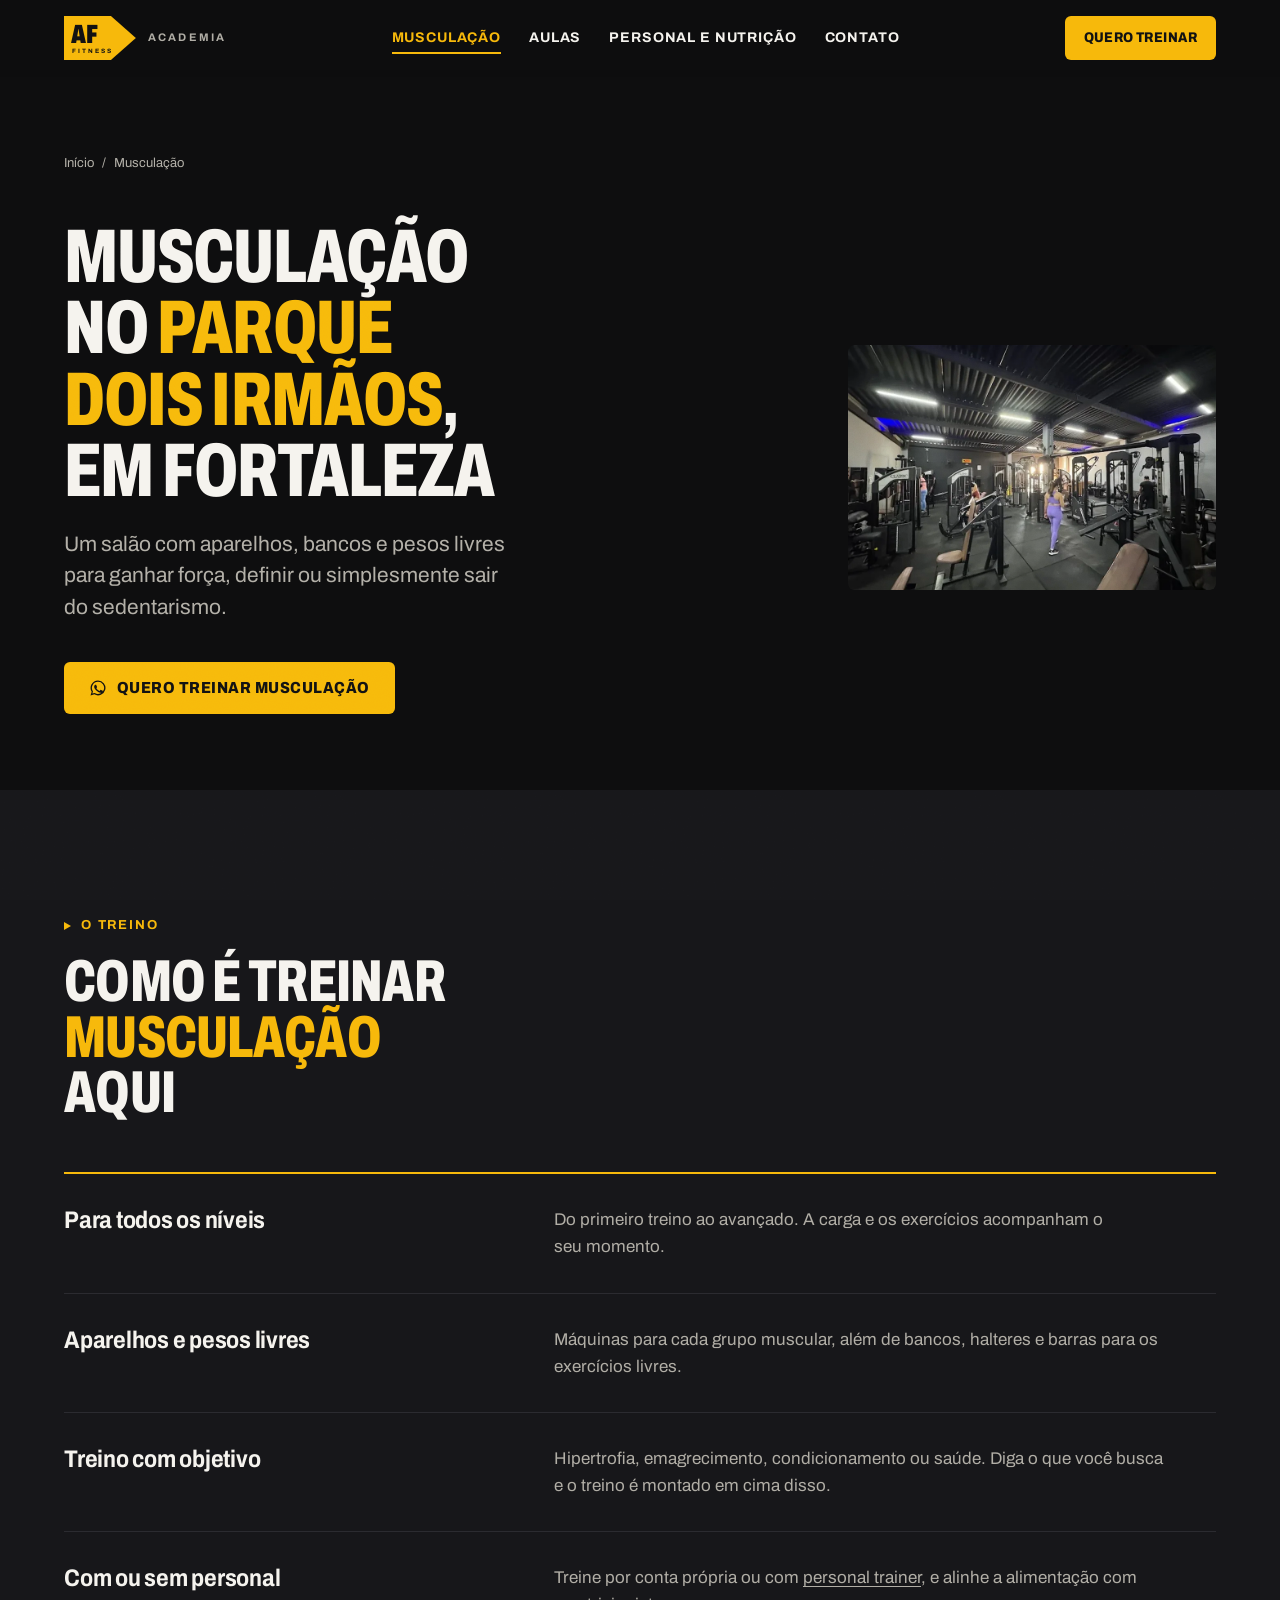
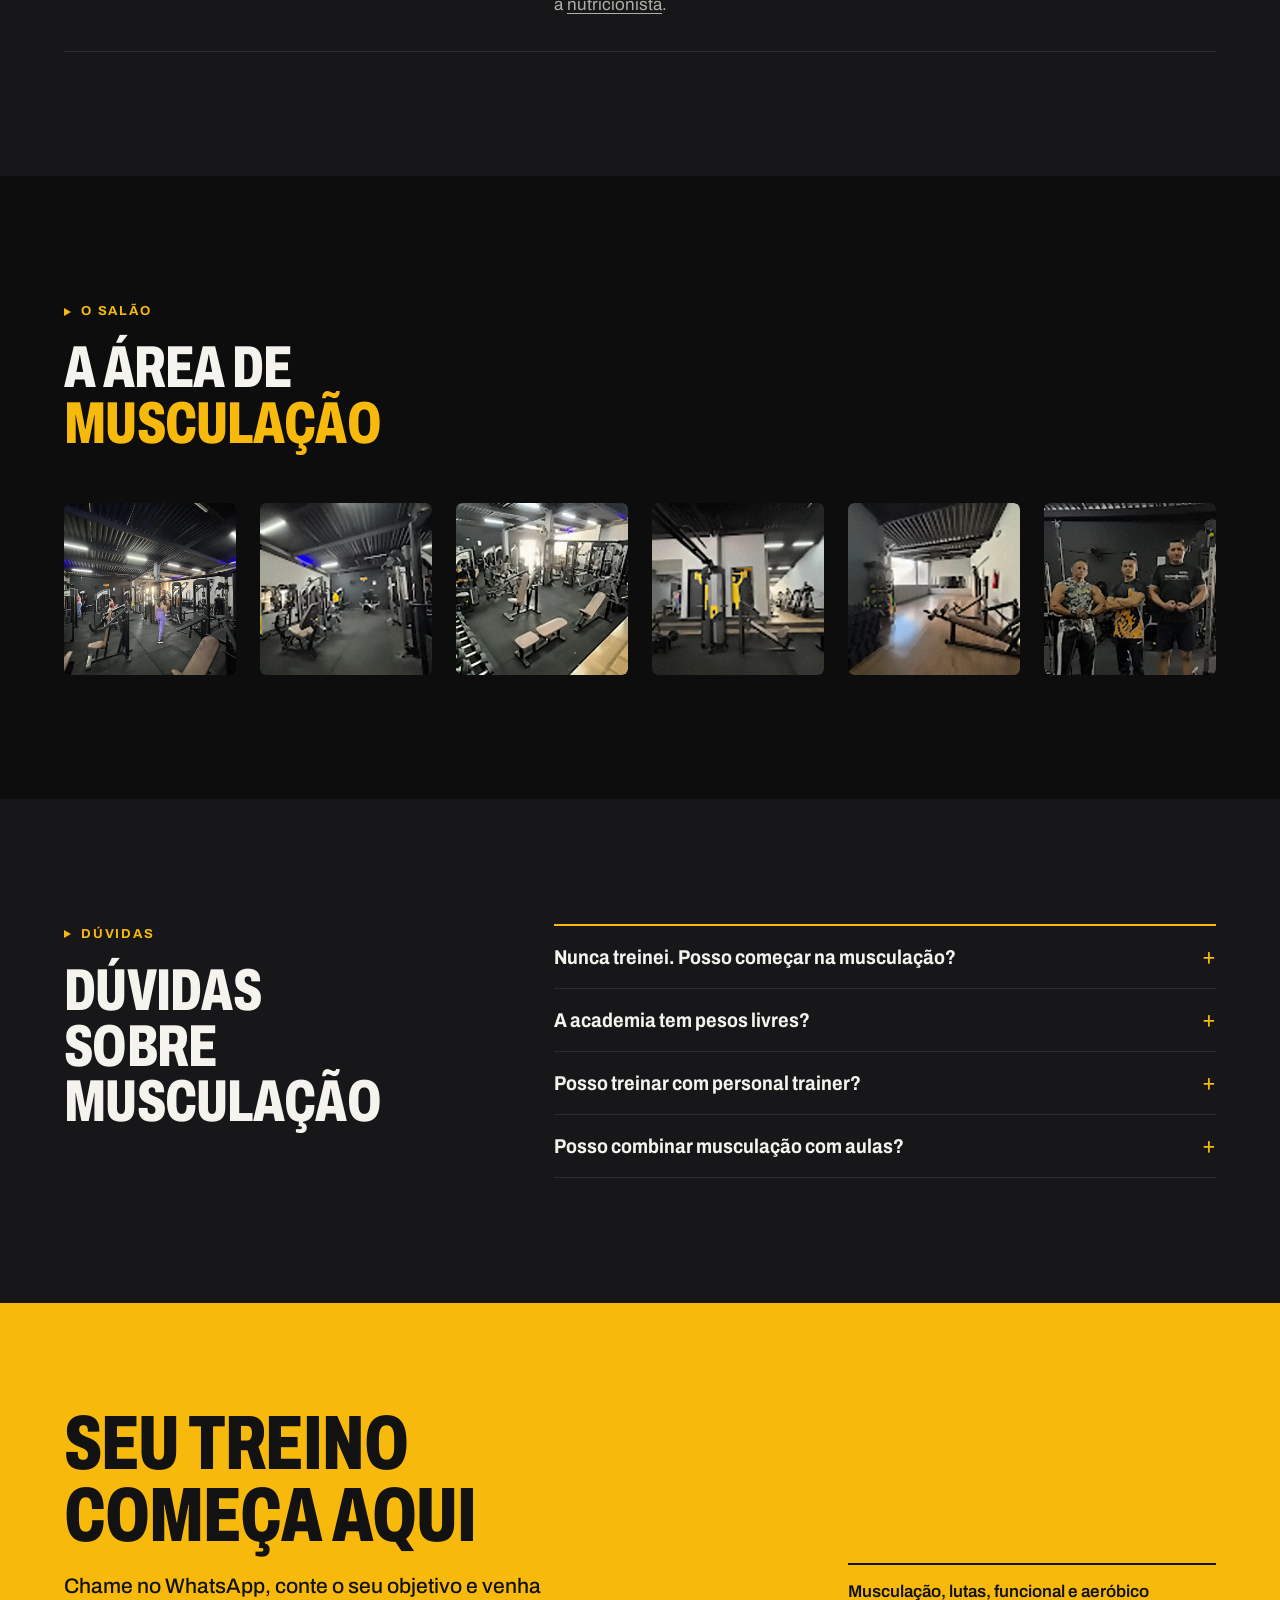
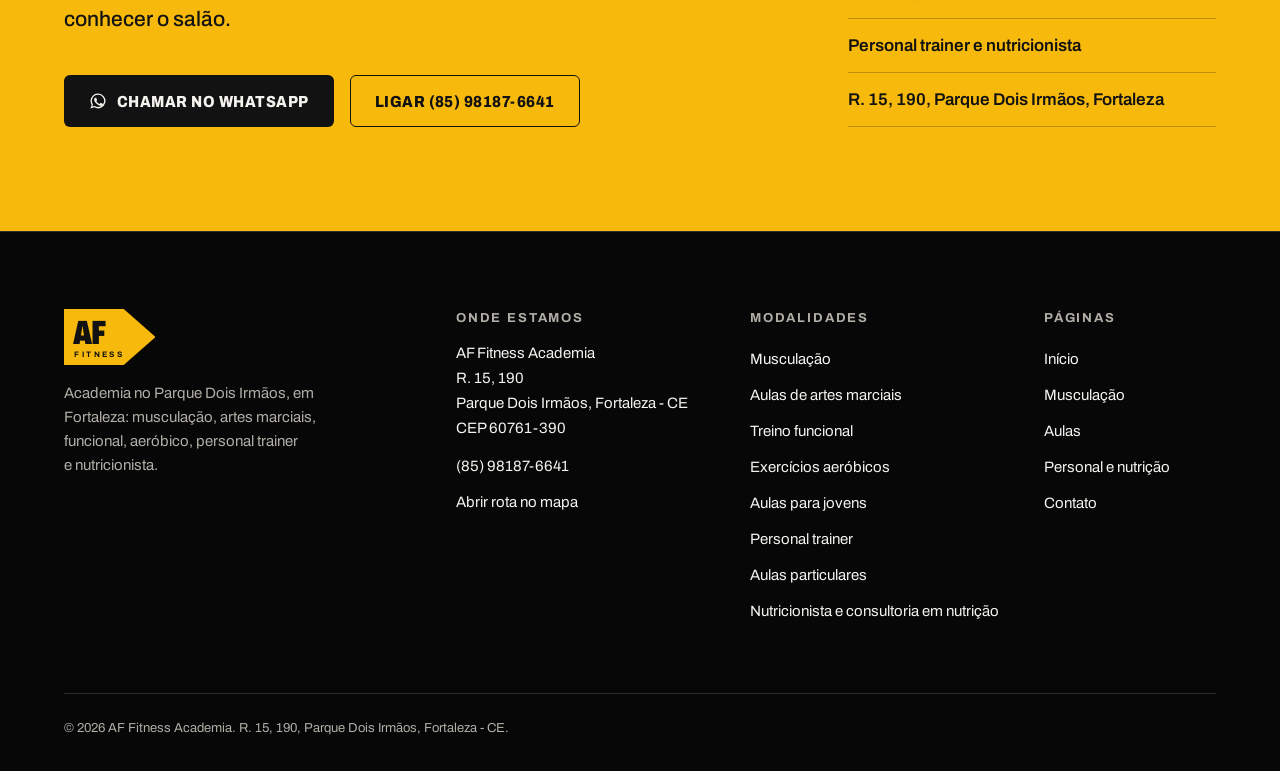
<file: musculacao.html>
<!doctype html>
<html lang="pt-BR">
<head>
<meta charset="utf-8">
<meta name="viewport" content="width=device-width, initial-scale=1">
<title>Musculação no Parque Dois Irmãos, Fortaleza | AF Fitness</title>
<meta name="description" content="Academia de musculação no Parque Dois Irmãos, Fortaleza: aparelhos, pesos livres e treino para todos os níveis, com opção de personal. Chame no WhatsApp.">
<meta name="robots" content="index, follow, max-image-preview:large">
<link rel="canonical" href="https://SEU-DOMINIO.com.br/musculacao.html">
<meta name="theme-color" content="#0d0d0e">
<meta name="geo.region" content="BR-CE">
<meta name="geo.placename" content="Parque Dois Irmãos, Fortaleza">
<meta property="og:type" content="website">
<meta property="og:locale" content="pt_BR">
<meta property="og:site_name" content="AF Fitness Academia">
<meta property="og:title" content="Musculação no Parque Dois Irmãos, Fortaleza | AF Fitness">
<meta property="og:description" content="Academia de musculação no Parque Dois Irmãos, Fortaleza: aparelhos, pesos livres e treino para todos os níveis, com opção de personal. Chame no WhatsApp.">
<meta property="og:url" content="https://SEU-DOMINIO.com.br/musculacao.html">
<meta property="og:image" content="https://SEU-DOMINIO.com.br/af-capa.jpg">
<meta property="og:image:width" content="1200">
<meta property="og:image:height" content="630">
<meta property="og:image:alt" content="Salão de musculação da AF Fitness Academia">
<meta name="twitter:card" content="summary_large_image">
<link rel="icon" href="favicon.svg" type="image/svg+xml">
<link rel="manifest" href="site.webmanifest">
<link rel="preload" href="archivo.woff2" as="font" type="font/woff2" crossorigin>
<link rel="stylesheet" href="style.css">
<script>document.documentElement.classList.add("js")</script>
<script type="application/ld+json">
{
 "@context": "https://schema.org",
 "@graph": [
  {
   "@type": "ExerciseGym",
   "@id": "https://SEU-DOMINIO.com.br/#academia",
   "name": "AF Fitness Academia",
   "alternateName": "AF Fitness",
   "description": "Academia no Parque Dois Irmãos, em Fortaleza, com musculação, aulas de artes marciais, treino funcional, exercícios aeróbicos, personal trainer e nutricionista.",
   "url": "https://SEU-DOMINIO.com.br/",
   "telephone": "+5585981876641",
   "image": [
    "https://SEU-DOMINIO.com.br/af-capa.jpg",
    "https://SEU-DOMINIO.com.br/af-academia.jpg",
    "https://SEU-DOMINIO.com.br/af-fachada.jpg"
   ],
   "logo": "https://SEU-DOMINIO.com.br/logo-af-fitness.svg",
   "address": {
    "@type": "PostalAddress",
    "streetAddress": "R. 15, 190",
    "addressLocality": "Fortaleza",
    "addressRegion": "CE",
    "postalCode": "60761-390",
    "addressCountry": "BR"
   },
   "areaServed": [
    {
     "@type": "Place",
     "name": "Parque Dois Irmãos, Fortaleza"
    },
    {
     "@type": "Place",
     "name": "Passaré, Fortaleza"
    },
    {
     "@type": "Place",
     "name": "Itaperi, Fortaleza"
    },
    {
     "@type": "Place",
     "name": "Dias Macedo, Fortaleza"
    }
   ],
   "aggregateRating": {
    "@type": "AggregateRating",
    "ratingValue": "4.2",
    "bestRating": "5",
    "ratingCount": 12
   },
   "hasOfferCatalog": {
    "@type": "OfferCatalog",
    "name": "Modalidades e serviços",
    "itemListElement": [
     {
      "@type": "Offer",
      "itemOffered": {
       "@type": "Service",
       "name": "Musculação",
       "url": "https://SEU-DOMINIO.com.br/musculacao.html",
       "provider": {
        "@id": "https://SEU-DOMINIO.com.br/#academia"
       },
       "areaServed": "Fortaleza, CE"
      }
     },
     {
      "@type": "Offer",
      "itemOffered": {
       "@type": "Service",
       "name": "Aulas de artes marciais",
       "url": "https://SEU-DOMINIO.com.br/aulas.html#artes-marciais",
       "provider": {
        "@id": "https://SEU-DOMINIO.com.br/#academia"
       },
       "areaServed": "Fortaleza, CE"
      }
     },
     {
      "@type": "Offer",
      "itemOffered": {
       "@type": "Service",
       "name": "Treino funcional",
       "url": "https://SEU-DOMINIO.com.br/aulas.html#funcional",
       "provider": {
        "@id": "https://SEU-DOMINIO.com.br/#academia"
       },
       "areaServed": "Fortaleza, CE"
      }
     },
     {
      "@type": "Offer",
      "itemOffered": {
       "@type": "Service",
       "name": "Exercícios aeróbicos",
       "url": "https://SEU-DOMINIO.com.br/aulas.html#aerobico",
       "provider": {
        "@id": "https://SEU-DOMINIO.com.br/#academia"
       },
       "areaServed": "Fortaleza, CE"
      }
     },
     {
      "@type": "Offer",
      "itemOffered": {
       "@type": "Service",
       "name": "Aulas para jovens",
       "url": "https://SEU-DOMINIO.com.br/aulas.html#jovens",
       "provider": {
        "@id": "https://SEU-DOMINIO.com.br/#academia"
       },
       "areaServed": "Fortaleza, CE"
      }
     },
     {
      "@type": "Offer",
      "itemOffered": {
       "@type": "Service",
       "name": "Personal trainer",
       "url": "https://SEU-DOMINIO.com.br/personal-e-nutricao.html#personal",
       "provider": {
        "@id": "https://SEU-DOMINIO.com.br/#academia"
       },
       "areaServed": "Fortaleza, CE"
      }
     },
     {
      "@type": "Offer",
      "itemOffered": {
       "@type": "Service",
       "name": "Aulas particulares",
       "url": "https://SEU-DOMINIO.com.br/personal-e-nutricao.html#aulas-particulares",
       "provider": {
        "@id": "https://SEU-DOMINIO.com.br/#academia"
       },
       "areaServed": "Fortaleza, CE"
      }
     },
     {
      "@type": "Offer",
      "itemOffered": {
       "@type": "Service",
       "name": "Nutricionista e consultoria em nutrição",
       "url": "https://SEU-DOMINIO.com.br/personal-e-nutricao.html#nutricao",
       "provider": {
        "@id": "https://SEU-DOMINIO.com.br/#academia"
       },
       "areaServed": "Fortaleza, CE"
      }
     }
    ]
   },
   "contactPoint": {
    "@type": "ContactPoint",
    "telephone": "+5585981876641",
    "contactType": "customer service",
    "availableLanguage": "pt-BR"
   },
   "hasMap": "https://www.google.com/maps/search/?api=1&query=AF%20Fitness%20Academia%2C%20R.%2015%2C%20190%20-%20Parque%20Dois%20Irm%C3%A3os%2C%20Fortaleza%20-%20CE%2C%2060761-390"
  },
  {
   "@type": "WebSite",
   "@id": "https://SEU-DOMINIO.com.br/#site",
   "url": "https://SEU-DOMINIO.com.br/",
   "name": "AF Fitness Academia",
   "inLanguage": "pt-BR",
   "publisher": {
    "@id": "https://SEU-DOMINIO.com.br/#academia"
   }
  },
  {
   "@type": "WebPage",
   "@id": "https://SEU-DOMINIO.com.br/musculacao.html#pagina",
   "url": "https://SEU-DOMINIO.com.br/musculacao.html",
   "name": "Musculação no Parque Dois Irmãos, Fortaleza | AF Fitness",
   "description": "Academia de musculação no Parque Dois Irmãos, Fortaleza: aparelhos, pesos livres e treino para todos os níveis, com opção de personal. Chame no WhatsApp.",
   "inLanguage": "pt-BR",
   "isPartOf": {
    "@id": "https://SEU-DOMINIO.com.br/#site"
   },
   "about": {
    "@id": "https://SEU-DOMINIO.com.br/#academia"
   },
   "primaryImageOfPage": "https://SEU-DOMINIO.com.br/af-capa.jpg",
   "dateModified": "2026-11-11"
  },
  {
   "@type": "BreadcrumbList",
   "itemListElement": [
    {
     "@type": "ListItem",
     "position": 1,
     "name": "Início",
     "item": "https://SEU-DOMINIO.com.br/"
    },
    {
     "@type": "ListItem",
     "position": 2,
     "name": "Musculação",
     "item": "https://SEU-DOMINIO.com.br/musculacao.html"
    }
   ]
  },
  {
   "@type": "FAQPage",
   "mainEntity": [
    {
     "@type": "Question",
     "name": "Nunca treinei. Posso começar na musculação?",
     "acceptedAnswer": {
      "@type": "Answer",
      "text": "Pode. O treino começa com cargas leves e exercícios simples, e avança conforme você ganha força e técnica."
     }
    },
    {
     "@type": "Question",
     "name": "A academia tem pesos livres?",
     "acceptedAnswer": {
      "@type": "Answer",
      "text": "Sim. Além dos aparelhos, o salão tem bancos, halteres e barras."
     }
    },
    {
     "@type": "Question",
     "name": "Posso treinar com personal trainer?",
     "acceptedAnswer": {
      "@type": "Answer",
      "text": "Sim. A AF Fitness tem personal trainer e aulas particulares."
     }
    },
    {
     "@type": "Question",
     "name": "Posso combinar musculação com aulas?",
     "acceptedAnswer": {
      "@type": "Answer",
      "text": "Sim. Muita gente junta a musculação com artes marciais, funcional ou aeróbico."
     }
    }
   ]
  }
 ]
}
</script>
</head>
<body>
<a class="skip" href="#conteudo">Pular para o conteúdo</a>

<header class="site-header" data-header>
  <div class="progress" data-progress aria-hidden="true"></div>
  <div class="wrap header-in">
    <a class="brand" href="index.html"><svg class="brand-logo" viewBox="0 0 98 60" role="img" aria-label="AF Fitness"><path d="M0 0h64l34 30-34 30H0z" fill="#f7b90b"/><text x="10" y="37" font-family="Archivo, Arial Narrow, Arial, sans-serif" font-weight="900" font-stretch="68%" font-size="36" letter-spacing="-1" fill="#121212">AF</text><text x="11" y="51" font-family="Archivo, Arial, sans-serif" font-weight="700" font-size="8.5" letter-spacing="2.6" fill="#121212">FITNESS</text></svg><span class="brand-text">Academia</span></a>
    <nav class="nav" aria-label="Principal"><ul><li><a href="musculacao.html" aria-current="page">Musculação</a></li><li><a href="aulas.html">Aulas</a></li><li><a href="personal-e-nutricao.html">Personal e nutrição</a></li><li><a href="contato.html">Contato</a></li></ul></nav>
    <a class="btn btn--yellow btn--sm header-cta" href="https://wa.me/5585981876641?text=Ol%C3%A1%21%20Vi%20o%20site%20da%20AF%20Fitness%20e%20quero%20saber%20sobre%20a%20muscula%C3%A7%C3%A3o." target="_blank" rel="noopener">Quero treinar</a>
    <button class="menu-btn" type="button" data-menu-btn aria-expanded="false" aria-controls="menu"><span data-menu-label>Menu</span><i aria-hidden="true"></i></button>
  </div>
</header>

<div class="menu" id="menu">
  <nav aria-label="Menu"><ul class="menu-links"><li><a href="index.html">Início</a></li><li><a href="musculacao.html" aria-current="page">Musculação</a></li><li><a href="aulas.html">Aulas</a></li><li><a href="personal-e-nutricao.html">Personal e nutrição</a></li><li><a href="contato.html">Contato</a></li></ul></nav>
  <div class="menu-foot">
    <a class="btn btn--yellow" href="https://wa.me/5585981876641?text=Ol%C3%A1%21%20Vi%20o%20site%20da%20AF%20Fitness%20e%20quero%20saber%20sobre%20a%20muscula%C3%A7%C3%A3o." target="_blank" rel="noopener"><svg viewBox="0 0 24 24" fill="currentColor" aria-hidden="true"><path d="M12.04 2a9.9 9.9 0 0 0-8.46 15.03L2 22l5.1-1.54A9.9 9.9 0 1 0 12.04 2Zm0 1.8a8.1 8.1 0 1 1-4.3 14.96l-.3-.19-3.03.92.94-2.94-.2-.31A8.1 8.1 0 0 1 12.04 3.8Zm-3.4 3.9c-.2 0-.5.07-.76.36-.26.28-1 .98-1 2.38 0 1.4 1.02 2.76 1.17 2.95.14.19 2 3.06 4.86 4.29 2.38 1.02 2.87.82 3.39.77.51-.05 1.66-.68 1.9-1.33.23-.66.23-1.22.16-1.34-.07-.12-.26-.19-.54-.33-.29-.14-1.67-.82-1.93-.92-.26-.09-.45-.14-.64.14-.19.29-.73.92-.9 1.11-.16.19-.33.21-.61.07-.29-.14-1.2-.44-2.29-1.41a8.6 8.6 0 0 1-1.58-1.97c-.17-.28-.02-.44.12-.58.13-.12.29-.33.43-.49.14-.17.19-.29.28-.48.1-.19.05-.35-.02-.5-.07-.13-.63-1.55-.88-2.12-.22-.52-.45-.53-.64-.54l-.52-.06Z"/></svg>Chamar no WhatsApp</a>
    <p>R.&nbsp;15,&nbsp;190, Parque Dois Irmãos, Fortaleza&nbsp;-&nbsp;CE<br><a href="tel:+5585981876641">(85) 98187-6641</a></p>
  </div>
</div>

<main id="conteudo">

<section class="page-hero">
  <div class="wrap">
    <nav class="crumbs" aria-label="Você está em"><a href="index.html">Início</a><span aria-hidden="true">/</span><span aria-current="page">Musculação</span></nav>
    <div class="grid">
      <div class="page-hero-text">
        <h1>Musculação no <em>Parque Dois Irmãos</em>, em Fortaleza</h1>
        <p class="lead">Um salão com aparelhos, bancos e pesos livres para ganhar força, definir ou simplesmente sair do sedentarismo.</p>
        <div class="actions"><a class="btn btn--yellow" href="https://wa.me/5585981876641?text=Ol%C3%A1%21%20Vi%20o%20site%20da%20AF%20Fitness%20e%20quero%20saber%20sobre%20a%20muscula%C3%A7%C3%A3o." target="_blank" rel="noopener"><svg viewBox="0 0 24 24" fill="currentColor" aria-hidden="true"><path d="M12.04 2a9.9 9.9 0 0 0-8.46 15.03L2 22l5.1-1.54A9.9 9.9 0 1 0 12.04 2Zm0 1.8a8.1 8.1 0 1 1-4.3 14.96l-.3-.19-3.03.92.94-2.94-.2-.31A8.1 8.1 0 0 1 12.04 3.8Zm-3.4 3.9c-.2 0-.5.07-.76.36-.26.28-1 .98-1 2.38 0 1.4 1.02 2.76 1.17 2.95.14.19 2 3.06 4.86 4.29 2.38 1.02 2.87.82 3.39.77.51-.05 1.66-.68 1.9-1.33.23-.66.23-1.22.16-1.34-.07-.12-.26-.19-.54-.33-.29-.14-1.67-.82-1.93-.92-.26-.09-.45-.14-.64.14-.19.29-.73.92-.9 1.11-.16.19-.33.21-.61.07-.29-.14-1.2-.44-2.29-1.41a8.6 8.6 0 0 1-1.58-1.97c-.17-.28-.02-.44.12-.58.13-.12.29-.33.43-.49.14-.17.19-.29.28-.48.1-.19.05-.35-.02-.5-.07-.13-.63-1.55-.88-2.12-.22-.52-.45-.53-.64-.54l-.52-.06Z"/></svg>Quero treinar musculação</a></div>
      </div>
      <div class="page-hero-media"><figure class="photo"><picture><source srcset="af-academia.webp" type="image/webp"><img src="af-academia.jpg" alt="Vista ampla do salão de musculação da AF Fitness, com aparelhos e iluminação em LED" width="900" height="600" loading="eager" fetchpriority="high"></picture></figure></div>
    </div>
  </div>
</section>

<section class="section section--surface" aria-labelledby="mus-t">
  <div class="wrap">
    <div class="head grid reveal"><div class="head-a"><span class="eyebrow">O treino</span><h2 id="mus-t">Como é treinar <em>musculação</em> aqui</h2></div></div>
    <div class="rows">
      <div class="row grid reveal"><h3>Para todos os níveis</h3><p>Do primeiro treino ao avançado. A carga e os exercícios acompanham o seu momento.</p></div>
      <div class="row grid reveal"><h3>Aparelhos e pesos livres</h3><p>Máquinas para cada grupo muscular, além de bancos, halteres e barras para os exercícios livres.</p></div>
      <div class="row grid reveal"><h3>Treino com objetivo</h3><p>Hipertrofia, emagrecimento, condicionamento ou saúde. Diga o que você busca e o treino é montado em cima disso.</p></div>
      <div class="row grid reveal"><h3>Com ou sem personal</h3><p>Treine por conta própria ou com <a href="personal-e-nutricao.html#personal">personal trainer</a>, e alinhe a alimentação com a <a href="personal-e-nutricao.html#nutricao">nutricionista</a>.</p></div>
    </div>
  </div>
</section>

<section class="section" aria-labelledby="sal-t">
  <div class="wrap">
    <div class="head grid reveal"><div class="head-a"><span class="eyebrow">O salão</span><h2 id="sal-t">A área de <em>musculação</em></h2></div></div>
    <div class="gallery"><div class="reveal"><figure class="thumb"><picture><source srcset="af-musculacao.webp" type="image/webp"><img src="af-musculacao.jpg" alt="Salão de musculação da AF Fitness com aparelhos e alunos treinando" width="640" height="640" loading="lazy" decoding="async"></picture></figure></div><div class="reveal"><figure class="thumb"><picture><source srcset="af-salao.webp" type="image/webp"><img src="af-salao.jpg" alt="Área de musculação com aparelhos e piso emborrachado" width="640" height="640" loading="lazy" decoding="async"></picture></figure></div><div class="reveal"><figure class="thumb"><picture><source srcset="af-pesos.webp" type="image/webp"><img src="af-pesos.jpg" alt="Bancos, halteres e aparelhos de musculação vistos de cima" width="640" height="640" loading="lazy" decoding="async"></picture></figure></div><div class="reveal"><figure class="thumb"><picture><source srcset="af-aparelhos.webp" type="image/webp"><img src="af-aparelhos.jpg" alt="Aparelhos de musculação amarelos e pretos" width="640" height="640" loading="lazy" decoding="async"></picture></figure></div><div class="reveal"><figure class="thumb"><picture><source srcset="af-funcional.webp" type="image/webp"><img src="af-funcional.jpg" alt="Espaço com piso de madeira, bancos e equipamentos" width="640" height="640" loading="lazy" decoding="async"></picture></figure></div><div class="reveal"><figure class="thumb"><picture><source srcset="af-equipe.webp" type="image/webp"><img src="af-equipe.jpg" alt="Três homens posam na área de musculação da academia" width="640" height="640" loading="lazy" decoding="async"></picture></figure></div></div>
  </div>
</section>


<section class="section section--surface" aria-labelledby="faq-t">
  <div class="wrap grid">
    <div class="faq-head reveal">
      <span class="eyebrow">Dúvidas</span>
      <h2 id="faq-t">Dúvidas sobre musculação</h2>
    </div>
    <div class="faq-list reveal"><details><summary>Nunca treinei. Posso começar na musculação?</summary><div class="answer"><p>Pode. O treino começa com cargas leves e exercícios simples, e avança conforme você ganha força e técnica.</p></div></details><details><summary>A academia tem pesos livres?</summary><div class="answer"><p>Sim. Além dos aparelhos, o salão tem bancos, halteres e barras.</p></div></details><details><summary>Posso treinar com personal trainer?</summary><div class="answer"><p>Sim. A AF Fitness tem <a href="personal-e-nutricao.html#personal">personal trainer e aulas particulares</a>.</p></div></details><details><summary>Posso combinar musculação com aulas?</summary><div class="answer"><p>Sim. Muita gente junta a musculação com <a href="aulas.html">artes marciais, funcional ou aeróbico</a>.</p></div></details></div>
  </div>
</section>


<section class="band" id="agendar" aria-labelledby="band-t">
  <div class="wrap grid">
    <div class="band-main reveal">
      <h2 id="band-t">Seu treino começa aqui</h2>
      <p>Chame no WhatsApp, conte o seu objetivo e venha conhecer o salão.</p>
      <div class="actions">
        <a class="btn btn--dark" href="https://wa.me/5585981876641?text=Ol%C3%A1%21%20Vi%20o%20site%20da%20AF%20Fitness%20e%20quero%20saber%20sobre%20a%20muscula%C3%A7%C3%A3o." target="_blank" rel="noopener"><svg viewBox="0 0 24 24" fill="currentColor" aria-hidden="true"><path d="M12.04 2a9.9 9.9 0 0 0-8.46 15.03L2 22l5.1-1.54A9.9 9.9 0 1 0 12.04 2Zm0 1.8a8.1 8.1 0 1 1-4.3 14.96l-.3-.19-3.03.92.94-2.94-.2-.31A8.1 8.1 0 0 1 12.04 3.8Zm-3.4 3.9c-.2 0-.5.07-.76.36-.26.28-1 .98-1 2.38 0 1.4 1.02 2.76 1.17 2.95.14.19 2 3.06 4.86 4.29 2.38 1.02 2.87.82 3.39.77.51-.05 1.66-.68 1.9-1.33.23-.66.23-1.22.16-1.34-.07-.12-.26-.19-.54-.33-.29-.14-1.67-.82-1.93-.92-.26-.09-.45-.14-.64.14-.19.29-.73.92-.9 1.11-.16.19-.33.21-.61.07-.29-.14-1.2-.44-2.29-1.41a8.6 8.6 0 0 1-1.58-1.97c-.17-.28-.02-.44.12-.58.13-.12.29-.33.43-.49.14-.17.19-.29.28-.48.1-.19.05-.35-.02-.5-.07-.13-.63-1.55-.88-2.12-.22-.52-.45-.53-.64-.54l-.52-.06Z"/></svg>Chamar no WhatsApp</a>
        <a class="btn btn--ghost" href="tel:+5585981876641">Ligar (85) 98187-6641</a>
      </div>
    </div>
    <ul class="band-side reveal">
      <li>Musculação, lutas, funcional e aeróbico</li>
      <li>Personal trainer e nutricionista</li>
      <li>R.&nbsp;15,&nbsp;190, Parque Dois Irmãos, Fortaleza</li>
    </ul>
  </div>
</section>

</main>

<footer class="site-footer">
  <div class="wrap grid">
    <div class="footer-brand">
      <svg class="brand-logo" viewBox="0 0 98 60" role="img" aria-label="AF Fitness"><path d="M0 0h64l34 30-34 30H0z" fill="#f7b90b"/><text x="10" y="37" font-family="Archivo, Arial Narrow, Arial, sans-serif" font-weight="900" font-stretch="68%" font-size="36" letter-spacing="-1" fill="#121212">AF</text><text x="11" y="51" font-family="Archivo, Arial, sans-serif" font-weight="700" font-size="8.5" letter-spacing="2.6" fill="#121212">FITNESS</text></svg>
      <p>Academia no Parque Dois Irmãos, em Fortaleza: musculação, artes marciais, funcional, aeróbico, personal trainer e nutricionista.</p>
    </div>
    <div class="footer-col">
      <h2>Onde estamos</h2>
      <address>AF Fitness Academia<br>R.&nbsp;15,&nbsp;190<br>Parque Dois Irmãos, Fortaleza&nbsp;-&nbsp;CE<br>CEP <span class="nw">60761-390</span></address>
      <ul style="margin-top:.5rem">
        <li><a href="tel:+5585981876641">(85) 98187-6641</a></li>
        <li><a href="https://www.google.com/maps/dir/?api=1&destination=AF%20Fitness%20Academia%2C%20R.%2015%2C%20190%20-%20Parque%20Dois%20Irm%C3%A3os%2C%20Fortaleza%20-%20CE%2C%2060761-390" target="_blank" rel="noopener">Abrir rota no mapa</a></li>
      </ul>
    </div>
    <div class="footer-col">
      <h2>Modalidades</h2>
      <ul><li><a href="musculacao.html">Musculação</a></li><li><a href="aulas.html#artes-marciais">Aulas de artes marciais</a></li><li><a href="aulas.html#funcional">Treino funcional</a></li><li><a href="aulas.html#aerobico">Exercícios aeróbicos</a></li><li><a href="aulas.html#jovens">Aulas para jovens</a></li><li><a href="personal-e-nutricao.html#personal">Personal trainer</a></li><li><a href="personal-e-nutricao.html#aulas-particulares">Aulas particulares</a></li><li><a href="personal-e-nutricao.html#nutricao">Nutricionista e consultoria em nutrição</a></li></ul>
    </div>
    <div class="footer-col">
      <h2>Páginas</h2>
      <ul><li><a href="index.html">Início</a></li><li><a href="musculacao.html" aria-current="page">Musculação</a></li><li><a href="aulas.html">Aulas</a></li><li><a href="personal-e-nutricao.html">Personal e nutrição</a></li><li><a href="contato.html">Contato</a></li></ul>
    </div>
  </div>
  <div class="wrap"><p class="footer-legal">© 2026 AF Fitness Academia. R.&nbsp;15,&nbsp;190, Parque Dois Irmãos, Fortaleza&nbsp;-&nbsp;CE.</p></div>
</footer>

<div class="dock" data-dock>
  <a class="btn btn--yellow" href="https://wa.me/5585981876641?text=Ol%C3%A1%21%20Vi%20o%20site%20da%20AF%20Fitness%20e%20quero%20saber%20sobre%20a%20muscula%C3%A7%C3%A3o." target="_blank" rel="noopener"><svg viewBox="0 0 24 24" fill="currentColor" aria-hidden="true"><path d="M12.04 2a9.9 9.9 0 0 0-8.46 15.03L2 22l5.1-1.54A9.9 9.9 0 1 0 12.04 2Zm0 1.8a8.1 8.1 0 1 1-4.3 14.96l-.3-.19-3.03.92.94-2.94-.2-.31A8.1 8.1 0 0 1 12.04 3.8Zm-3.4 3.9c-.2 0-.5.07-.76.36-.26.28-1 .98-1 2.38 0 1.4 1.02 2.76 1.17 2.95.14.19 2 3.06 4.86 4.29 2.38 1.02 2.87.82 3.39.77.51-.05 1.66-.68 1.9-1.33.23-.66.23-1.22.16-1.34-.07-.12-.26-.19-.54-.33-.29-.14-1.67-.82-1.93-.92-.26-.09-.45-.14-.64.14-.19.29-.73.92-.9 1.11-.16.19-.33.21-.61.07-.29-.14-1.2-.44-2.29-1.41a8.6 8.6 0 0 1-1.58-1.97c-.17-.28-.02-.44.12-.58.13-.12.29-.33.43-.49.14-.17.19-.29.28-.48.1-.19.05-.35-.02-.5-.07-.13-.63-1.55-.88-2.12-.22-.52-.45-.53-.64-.54l-.52-.06Z"/></svg>WhatsApp</a>
  <a class="btn btn--ghost" href="tel:+5585981876641">Ligar</a>
</div>

<script src="main.js" defer></script>
</body>
</html>
</file>
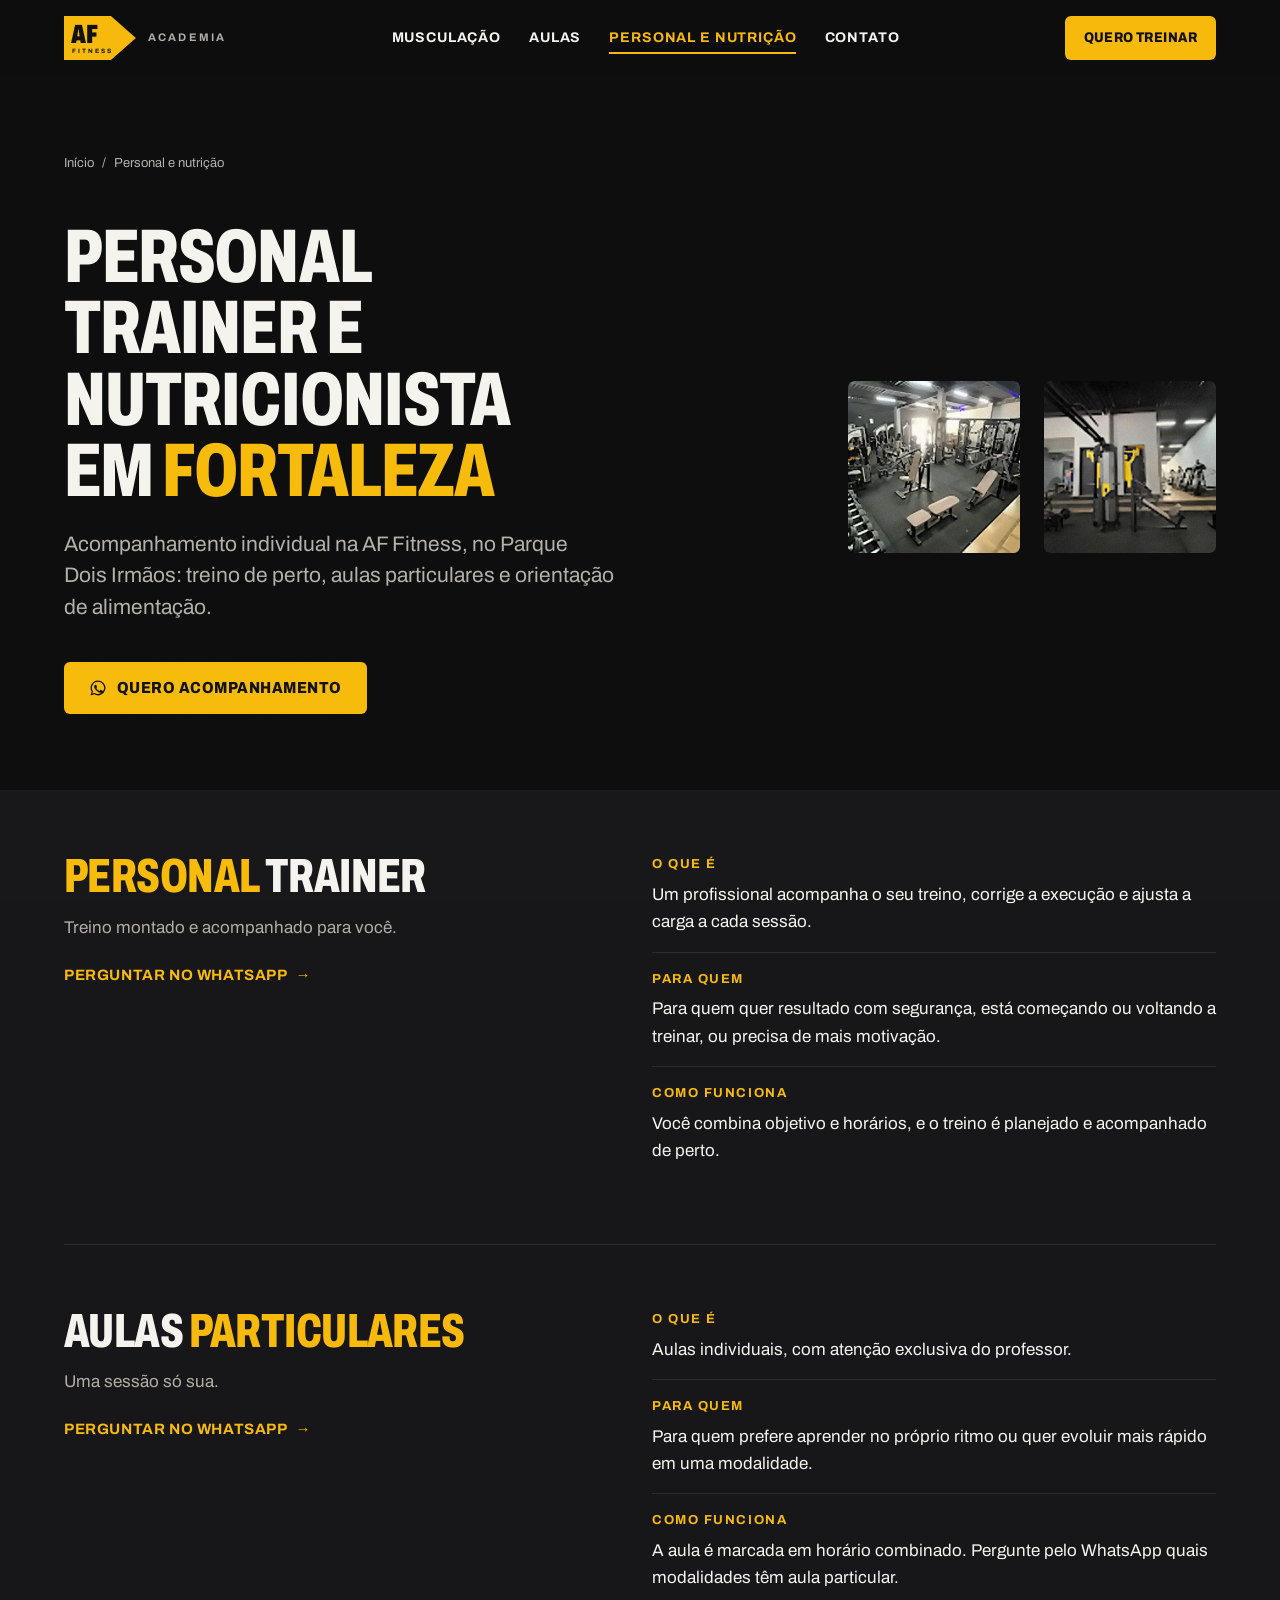
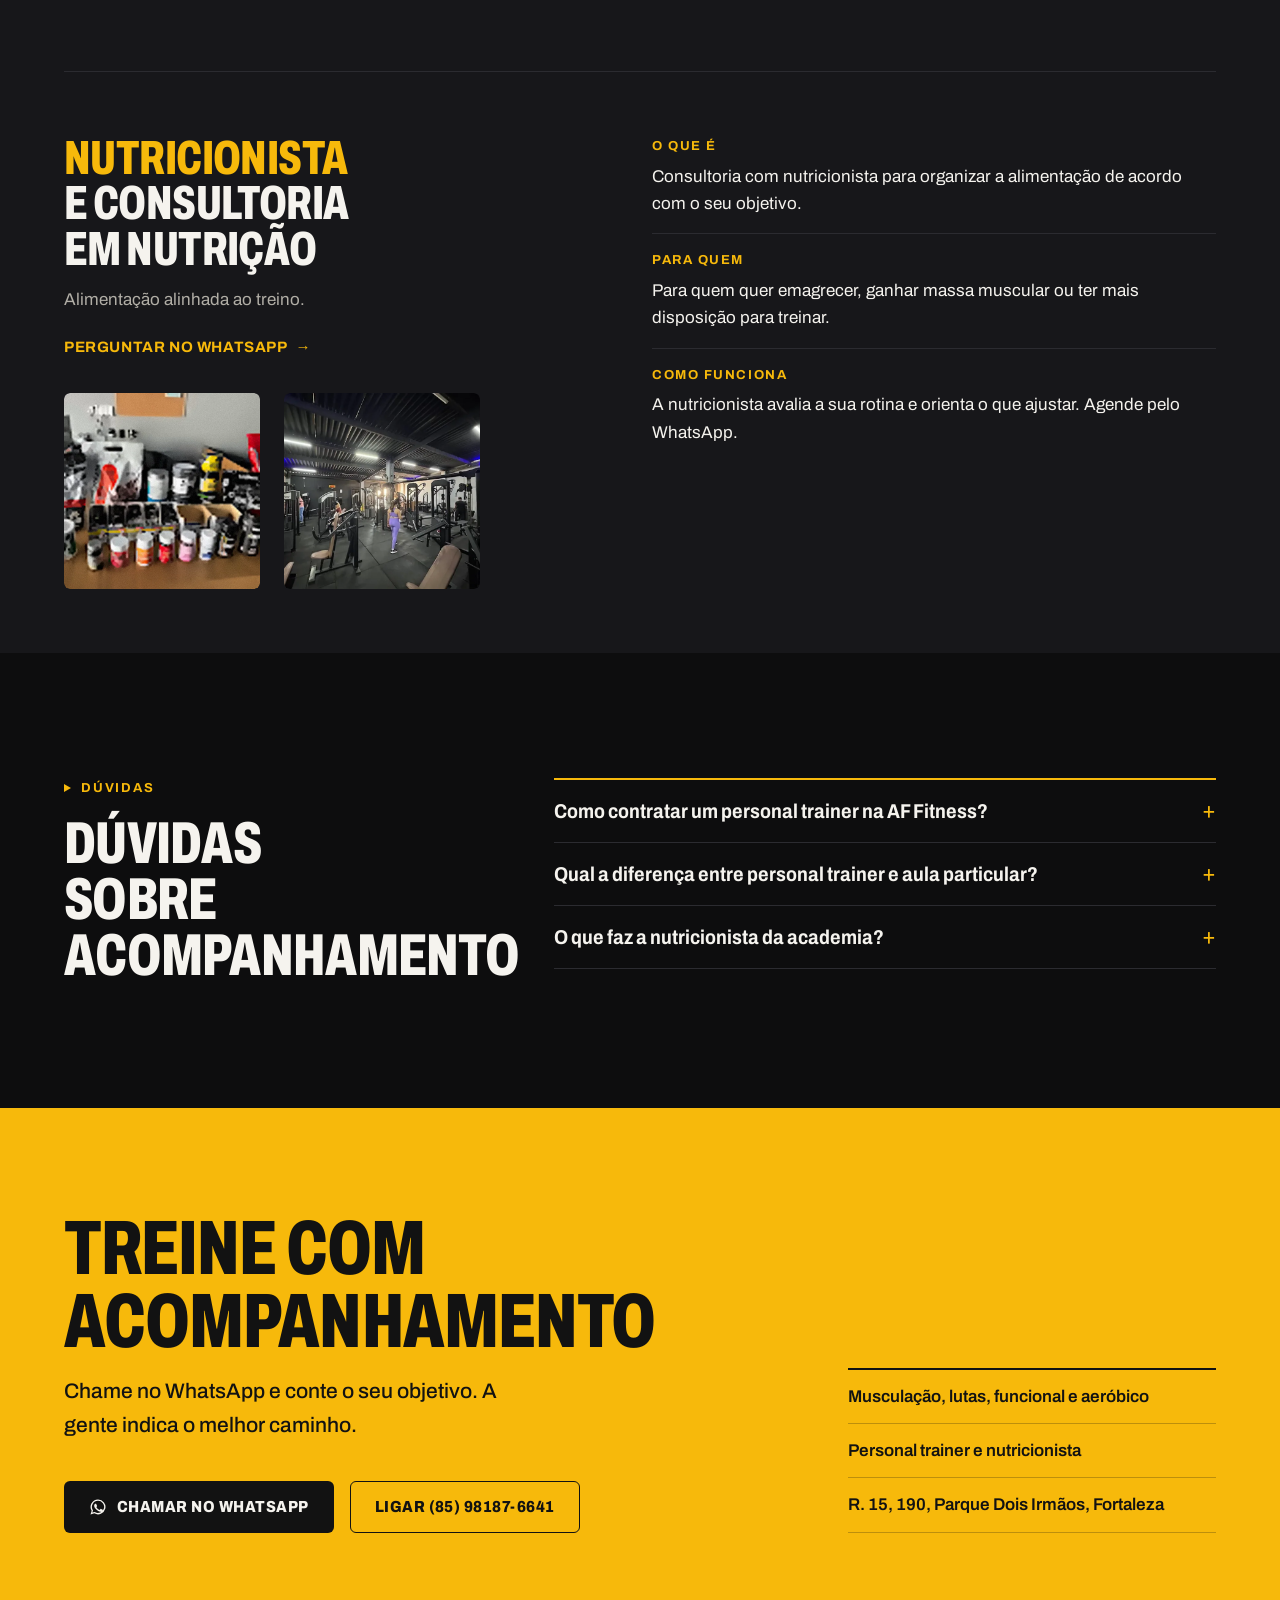
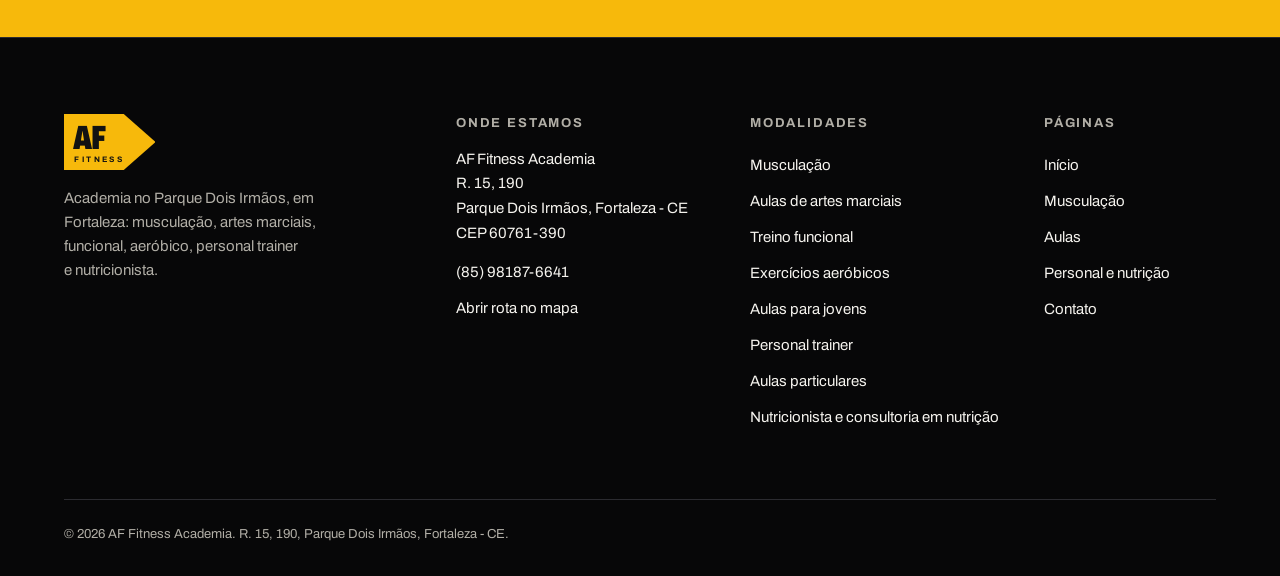
<file: personal-e-nutricao.html>
<!doctype html>
<html lang="pt-BR">
<head>
<meta charset="utf-8">
<meta name="viewport" content="width=device-width, initial-scale=1">
<title>Personal trainer e nutricionista em Fortaleza | AF Fitness</title>
<meta name="description" content="Personal trainer, aulas particulares e nutricionista na AF Fitness, academia no Parque Dois Irmãos, Fortaleza. Treino e alimentação alinhados ao seu objetivo.">
<meta name="robots" content="index, follow, max-image-preview:large">
<link rel="canonical" href="https://SEU-DOMINIO.com.br/personal-e-nutricao.html">
<meta name="theme-color" content="#0d0d0e">
<meta name="geo.region" content="BR-CE">
<meta name="geo.placename" content="Parque Dois Irmãos, Fortaleza">
<meta property="og:type" content="website">
<meta property="og:locale" content="pt_BR">
<meta property="og:site_name" content="AF Fitness Academia">
<meta property="og:title" content="Personal trainer e nutricionista em Fortaleza | AF Fitness">
<meta property="og:description" content="Personal trainer, aulas particulares e nutricionista na AF Fitness, academia no Parque Dois Irmãos, Fortaleza. Treino e alimentação alinhados ao seu objetivo.">
<meta property="og:url" content="https://SEU-DOMINIO.com.br/personal-e-nutricao.html">
<meta property="og:image" content="https://SEU-DOMINIO.com.br/af-capa.jpg">
<meta property="og:image:width" content="1200">
<meta property="og:image:height" content="630">
<meta property="og:image:alt" content="Salão de musculação da AF Fitness Academia">
<meta name="twitter:card" content="summary_large_image">
<link rel="icon" href="favicon.svg" type="image/svg+xml">
<link rel="manifest" href="site.webmanifest">
<link rel="preload" href="archivo.woff2" as="font" type="font/woff2" crossorigin>
<link rel="stylesheet" href="style.css">
<script>document.documentElement.classList.add("js")</script>
<script type="application/ld+json">
{
 "@context": "https://schema.org",
 "@graph": [
  {
   "@type": "ExerciseGym",
   "@id": "https://SEU-DOMINIO.com.br/#academia",
   "name": "AF Fitness Academia",
   "alternateName": "AF Fitness",
   "description": "Academia no Parque Dois Irmãos, em Fortaleza, com musculação, aulas de artes marciais, treino funcional, exercícios aeróbicos, personal trainer e nutricionista.",
   "url": "https://SEU-DOMINIO.com.br/",
   "telephone": "+5585981876641",
   "image": [
    "https://SEU-DOMINIO.com.br/af-capa.jpg",
    "https://SEU-DOMINIO.com.br/af-academia.jpg",
    "https://SEU-DOMINIO.com.br/af-fachada.jpg"
   ],
   "logo": "https://SEU-DOMINIO.com.br/logo-af-fitness.svg",
   "address": {
    "@type": "PostalAddress",
    "streetAddress": "R. 15, 190",
    "addressLocality": "Fortaleza",
    "addressRegion": "CE",
    "postalCode": "60761-390",
    "addressCountry": "BR"
   },
   "areaServed": [
    {
     "@type": "Place",
     "name": "Parque Dois Irmãos, Fortaleza"
    },
    {
     "@type": "Place",
     "name": "Passaré, Fortaleza"
    },
    {
     "@type": "Place",
     "name": "Itaperi, Fortaleza"
    },
    {
     "@type": "Place",
     "name": "Dias Macedo, Fortaleza"
    }
   ],
   "aggregateRating": {
    "@type": "AggregateRating",
    "ratingValue": "4.2",
    "bestRating": "5",
    "ratingCount": 12
   },
   "hasOfferCatalog": {
    "@type": "OfferCatalog",
    "name": "Modalidades e serviços",
    "itemListElement": [
     {
      "@type": "Offer",
      "itemOffered": {
       "@type": "Service",
       "name": "Musculação",
       "url": "https://SEU-DOMINIO.com.br/musculacao.html",
       "provider": {
        "@id": "https://SEU-DOMINIO.com.br/#academia"
       },
       "areaServed": "Fortaleza, CE"
      }
     },
     {
      "@type": "Offer",
      "itemOffered": {
       "@type": "Service",
       "name": "Aulas de artes marciais",
       "url": "https://SEU-DOMINIO.com.br/aulas.html#artes-marciais",
       "provider": {
        "@id": "https://SEU-DOMINIO.com.br/#academia"
       },
       "areaServed": "Fortaleza, CE"
      }
     },
     {
      "@type": "Offer",
      "itemOffered": {
       "@type": "Service",
       "name": "Treino funcional",
       "url": "https://SEU-DOMINIO.com.br/aulas.html#funcional",
       "provider": {
        "@id": "https://SEU-DOMINIO.com.br/#academia"
       },
       "areaServed": "Fortaleza, CE"
      }
     },
     {
      "@type": "Offer",
      "itemOffered": {
       "@type": "Service",
       "name": "Exercícios aeróbicos",
       "url": "https://SEU-DOMINIO.com.br/aulas.html#aerobico",
       "provider": {
        "@id": "https://SEU-DOMINIO.com.br/#academia"
       },
       "areaServed": "Fortaleza, CE"
      }
     },
     {
      "@type": "Offer",
      "itemOffered": {
       "@type": "Service",
       "name": "Aulas para jovens",
       "url": "https://SEU-DOMINIO.com.br/aulas.html#jovens",
       "provider": {
        "@id": "https://SEU-DOMINIO.com.br/#academia"
       },
       "areaServed": "Fortaleza, CE"
      }
     },
     {
      "@type": "Offer",
      "itemOffered": {
       "@type": "Service",
       "name": "Personal trainer",
       "url": "https://SEU-DOMINIO.com.br/personal-e-nutricao.html#personal",
       "provider": {
        "@id": "https://SEU-DOMINIO.com.br/#academia"
       },
       "areaServed": "Fortaleza, CE"
      }
     },
     {
      "@type": "Offer",
      "itemOffered": {
       "@type": "Service",
       "name": "Aulas particulares",
       "url": "https://SEU-DOMINIO.com.br/personal-e-nutricao.html#aulas-particulares",
       "provider": {
        "@id": "https://SEU-DOMINIO.com.br/#academia"
       },
       "areaServed": "Fortaleza, CE"
      }
     },
     {
      "@type": "Offer",
      "itemOffered": {
       "@type": "Service",
       "name": "Nutricionista e consultoria em nutrição",
       "url": "https://SEU-DOMINIO.com.br/personal-e-nutricao.html#nutricao",
       "provider": {
        "@id": "https://SEU-DOMINIO.com.br/#academia"
       },
       "areaServed": "Fortaleza, CE"
      }
     }
    ]
   },
   "contactPoint": {
    "@type": "ContactPoint",
    "telephone": "+5585981876641",
    "contactType": "customer service",
    "availableLanguage": "pt-BR"
   },
   "hasMap": "https://www.google.com/maps/search/?api=1&query=AF%20Fitness%20Academia%2C%20R.%2015%2C%20190%20-%20Parque%20Dois%20Irm%C3%A3os%2C%20Fortaleza%20-%20CE%2C%2060761-390"
  },
  {
   "@type": "WebSite",
   "@id": "https://SEU-DOMINIO.com.br/#site",
   "url": "https://SEU-DOMINIO.com.br/",
   "name": "AF Fitness Academia",
   "inLanguage": "pt-BR",
   "publisher": {
    "@id": "https://SEU-DOMINIO.com.br/#academia"
   }
  },
  {
   "@type": "WebPage",
   "@id": "https://SEU-DOMINIO.com.br/personal-e-nutricao.html#pagina",
   "url": "https://SEU-DOMINIO.com.br/personal-e-nutricao.html",
   "name": "Personal trainer e nutricionista em Fortaleza | AF Fitness",
   "description": "Personal trainer, aulas particulares e nutricionista na AF Fitness, academia no Parque Dois Irmãos, Fortaleza. Treino e alimentação alinhados ao seu objetivo.",
   "inLanguage": "pt-BR",
   "isPartOf": {
    "@id": "https://SEU-DOMINIO.com.br/#site"
   },
   "about": {
    "@id": "https://SEU-DOMINIO.com.br/#academia"
   },
   "primaryImageOfPage": "https://SEU-DOMINIO.com.br/af-capa.jpg",
   "dateModified": "2026-11-11"
  },
  {
   "@type": "BreadcrumbList",
   "itemListElement": [
    {
     "@type": "ListItem",
     "position": 1,
     "name": "Início",
     "item": "https://SEU-DOMINIO.com.br/"
    },
    {
     "@type": "ListItem",
     "position": 2,
     "name": "Personal e nutrição",
     "item": "https://SEU-DOMINIO.com.br/personal-e-nutricao.html"
    }
   ]
  },
  {
   "@type": "FAQPage",
   "mainEntity": [
    {
     "@type": "Question",
     "name": "Como contratar um personal trainer na AF Fitness?",
     "acceptedAnswer": {
      "@type": "Answer",
      "text": "Chame no WhatsApp, no (85) 98187-6641, e diga o seu objetivo e os horários em que pode treinar."
     }
    },
    {
     "@type": "Question",
     "name": "Qual a diferença entre personal trainer e aula particular?",
     "acceptedAnswer": {
      "@type": "Answer",
      "text": "O personal acompanha o seu treino de forma contínua. A aula particular é uma sessão individual, que pode ser de uma modalidade específica."
     }
    },
    {
     "@type": "Question",
     "name": "O que faz a nutricionista da academia?",
     "acceptedAnswer": {
      "@type": "Answer",
      "text": "Avalia a sua rotina e orienta a alimentação de acordo com o seu treino e o seu objetivo."
     }
    }
   ]
  }
 ]
}
</script>
</head>
<body>
<a class="skip" href="#conteudo">Pular para o conteúdo</a>

<header class="site-header" data-header>
  <div class="progress" data-progress aria-hidden="true"></div>
  <div class="wrap header-in">
    <a class="brand" href="index.html"><svg class="brand-logo" viewBox="0 0 98 60" role="img" aria-label="AF Fitness"><path d="M0 0h64l34 30-34 30H0z" fill="#f7b90b"/><text x="10" y="37" font-family="Archivo, Arial Narrow, Arial, sans-serif" font-weight="900" font-stretch="68%" font-size="36" letter-spacing="-1" fill="#121212">AF</text><text x="11" y="51" font-family="Archivo, Arial, sans-serif" font-weight="700" font-size="8.5" letter-spacing="2.6" fill="#121212">FITNESS</text></svg><span class="brand-text">Academia</span></a>
    <nav class="nav" aria-label="Principal"><ul><li><a href="musculacao.html">Musculação</a></li><li><a href="aulas.html">Aulas</a></li><li><a href="personal-e-nutricao.html" aria-current="page">Personal e nutrição</a></li><li><a href="contato.html">Contato</a></li></ul></nav>
    <a class="btn btn--yellow btn--sm header-cta" href="https://wa.me/5585981876641?text=Ol%C3%A1%21%20Vi%20o%20site%20da%20AF%20Fitness%20e%20quero%20saber%20sobre%20personal%20trainer%20e%20nutricionista." target="_blank" rel="noopener">Quero treinar</a>
    <button class="menu-btn" type="button" data-menu-btn aria-expanded="false" aria-controls="menu"><span data-menu-label>Menu</span><i aria-hidden="true"></i></button>
  </div>
</header>

<div class="menu" id="menu">
  <nav aria-label="Menu"><ul class="menu-links"><li><a href="index.html">Início</a></li><li><a href="musculacao.html">Musculação</a></li><li><a href="aulas.html">Aulas</a></li><li><a href="personal-e-nutricao.html" aria-current="page">Personal e nutrição</a></li><li><a href="contato.html">Contato</a></li></ul></nav>
  <div class="menu-foot">
    <a class="btn btn--yellow" href="https://wa.me/5585981876641?text=Ol%C3%A1%21%20Vi%20o%20site%20da%20AF%20Fitness%20e%20quero%20saber%20sobre%20personal%20trainer%20e%20nutricionista." target="_blank" rel="noopener"><svg viewBox="0 0 24 24" fill="currentColor" aria-hidden="true"><path d="M12.04 2a9.9 9.9 0 0 0-8.46 15.03L2 22l5.1-1.54A9.9 9.9 0 1 0 12.04 2Zm0 1.8a8.1 8.1 0 1 1-4.3 14.96l-.3-.19-3.03.92.94-2.94-.2-.31A8.1 8.1 0 0 1 12.04 3.8Zm-3.4 3.9c-.2 0-.5.07-.76.36-.26.28-1 .98-1 2.38 0 1.4 1.02 2.76 1.17 2.95.14.19 2 3.06 4.86 4.29 2.38 1.02 2.87.82 3.39.77.51-.05 1.66-.68 1.9-1.33.23-.66.23-1.22.16-1.34-.07-.12-.26-.19-.54-.33-.29-.14-1.67-.82-1.93-.92-.26-.09-.45-.14-.64.14-.19.29-.73.92-.9 1.11-.16.19-.33.21-.61.07-.29-.14-1.2-.44-2.29-1.41a8.6 8.6 0 0 1-1.58-1.97c-.17-.28-.02-.44.12-.58.13-.12.29-.33.43-.49.14-.17.19-.29.28-.48.1-.19.05-.35-.02-.5-.07-.13-.63-1.55-.88-2.12-.22-.52-.45-.53-.64-.54l-.52-.06Z"/></svg>Chamar no WhatsApp</a>
    <p>R.&nbsp;15,&nbsp;190, Parque Dois Irmãos, Fortaleza&nbsp;-&nbsp;CE<br><a href="tel:+5585981876641">(85) 98187-6641</a></p>
  </div>
</div>

<main id="conteudo">

<section class="page-hero">
  <div class="wrap">
    <nav class="crumbs" aria-label="Você está em"><a href="index.html">Início</a><span aria-hidden="true">/</span><span aria-current="page">Personal e nutrição</span></nav>
    <div class="grid">
      <div class="page-hero-text">
        <h1>Personal trainer e nutricionista em <em>Fortaleza</em></h1>
        <p class="lead">Acompanhamento individual na AF Fitness, no Parque Dois Irmãos: treino de perto, aulas particulares e orientação de alimentação.</p>
        <div class="actions"><a class="btn btn--yellow" href="https://wa.me/5585981876641?text=Ol%C3%A1%21%20Vi%20o%20site%20da%20AF%20Fitness%20e%20quero%20saber%20sobre%20personal%20trainer%20e%20nutricionista." target="_blank" rel="noopener"><svg viewBox="0 0 24 24" fill="currentColor" aria-hidden="true"><path d="M12.04 2a9.9 9.9 0 0 0-8.46 15.03L2 22l5.1-1.54A9.9 9.9 0 1 0 12.04 2Zm0 1.8a8.1 8.1 0 1 1-4.3 14.96l-.3-.19-3.03.92.94-2.94-.2-.31A8.1 8.1 0 0 1 12.04 3.8Zm-3.4 3.9c-.2 0-.5.07-.76.36-.26.28-1 .98-1 2.38 0 1.4 1.02 2.76 1.17 2.95.14.19 2 3.06 4.86 4.29 2.38 1.02 2.87.82 3.39.77.51-.05 1.66-.68 1.9-1.33.23-.66.23-1.22.16-1.34-.07-.12-.26-.19-.54-.33-.29-.14-1.67-.82-1.93-.92-.26-.09-.45-.14-.64.14-.19.29-.73.92-.9 1.11-.16.19-.33.21-.61.07-.29-.14-1.2-.44-2.29-1.41a8.6 8.6 0 0 1-1.58-1.97c-.17-.28-.02-.44.12-.58.13-.12.29-.33.43-.49.14-.17.19-.29.28-.48.1-.19.05-.35-.02-.5-.07-.13-.63-1.55-.88-2.12-.22-.52-.45-.53-.64-.54l-.52-.06Z"/></svg>Quero acompanhamento</a></div>
      </div>
      <div class="page-hero-media"><div class="duo" style="max-width:none"><figure class="thumb"><picture><source srcset="af-pesos.webp" type="image/webp"><img src="af-pesos.jpg" alt="Bancos, halteres e aparelhos de musculação vistos de cima" width="640" height="640" loading="eager"></picture></figure><figure class="thumb"><picture><source srcset="af-aparelhos.webp" type="image/webp"><img src="af-aparelhos.jpg" alt="Aparelhos de musculação amarelos e pretos" width="640" height="640" loading="eager"></picture></figure></div></div>
    </div>
  </div>
</section>

<section class="section--surface" aria-label="Acompanhamento individual">
  <div class="wrap">
    
    <article class="block grid" id="personal">
      <header class="block-head reveal">
        <h2><em>Personal</em> trainer</h2>
        <p>Treino montado e acompanhado para você.</p>
        <a class="link" href="https://wa.me/5585981876641?text=Ol%C3%A1%21%20Vi%20o%20site%20da%20AF%20Fitness%20e%20quero%20saber%20sobre%20personal%20trainer." target="_blank" rel="noopener">Perguntar no WhatsApp</a>
        
      </header>
      <div class="block-body reveal">
        <dl>
          <div><dt>O que é</dt><dd>Um profissional acompanha o seu treino, corrige a execução e ajusta a carga a cada sessão.</dd></div>
          <div><dt>Para quem</dt><dd>Para quem quer resultado com segurança, está começando ou voltando a treinar, ou precisa de mais motivação.</dd></div>
          <div><dt>Como funciona</dt><dd>Você combina objetivo e horários, e o treino é planejado e acompanhado de perto.</dd></div>
        </dl>
      </div>
    </article>
    
    <article class="block grid" id="aulas-particulares">
      <header class="block-head reveal">
        <h2>Aulas <em>particulares</em></h2>
        <p>Uma sessão só sua.</p>
        <a class="link" href="https://wa.me/5585981876641?text=Ol%C3%A1%21%20Vi%20o%20site%20da%20AF%20Fitness%20e%20quero%20saber%20sobre%20aulas%20particulares." target="_blank" rel="noopener">Perguntar no WhatsApp</a>
        
      </header>
      <div class="block-body reveal">
        <dl>
          <div><dt>O que é</dt><dd>Aulas individuais, com atenção exclusiva do professor.</dd></div>
          <div><dt>Para quem</dt><dd>Para quem prefere aprender no próprio ritmo ou quer evoluir mais rápido em uma modalidade.</dd></div>
          <div><dt>Como funciona</dt><dd>A aula é marcada em horário combinado. Pergunte pelo WhatsApp quais modalidades têm aula particular.</dd></div>
        </dl>
      </div>
    </article>
    
    <article class="block grid" id="nutricao">
      <header class="block-head reveal">
        <h2><em>Nutricionista</em> e consultoria em nutrição</h2>
        <p>Alimentação alinhada ao treino.</p>
        <a class="link" href="https://wa.me/5585981876641?text=Ol%C3%A1%21%20Vi%20o%20site%20da%20AF%20Fitness%20e%20quero%20saber%20sobre%20a%20consultoria%20em%20nutri%C3%A7%C3%A3o." target="_blank" rel="noopener">Perguntar no WhatsApp</a>
        <div class="duo"><figure class="thumb"><picture><source srcset="af-suplementos.webp" type="image/webp"><img src="af-suplementos.jpg" alt="Mesa com suplementos alimentares na academia" width="640" height="640" loading="lazy" decoding="async"></picture></figure><figure class="thumb"><picture><source srcset="af-musculacao.webp" type="image/webp"><img src="af-musculacao.jpg" alt="Salão de musculação da AF Fitness com aparelhos e alunos treinando" width="640" height="640" loading="lazy" decoding="async"></picture></figure></div>
      </header>
      <div class="block-body reveal">
        <dl>
          <div><dt>O que é</dt><dd>Consultoria com nutricionista para organizar a alimentação de acordo com o seu objetivo.</dd></div>
          <div><dt>Para quem</dt><dd>Para quem quer emagrecer, ganhar massa muscular ou ter mais disposição para treinar.</dd></div>
          <div><dt>Como funciona</dt><dd>A nutricionista avalia a sua rotina e orienta o que ajustar. Agende pelo WhatsApp.</dd></div>
        </dl>
      </div>
    </article>
  </div>
</section>


<section class="section" aria-labelledby="faq-t">
  <div class="wrap grid">
    <div class="faq-head reveal">
      <span class="eyebrow">Dúvidas</span>
      <h2 id="faq-t">Dúvidas sobre acompanhamento</h2>
    </div>
    <div class="faq-list reveal"><details><summary>Como contratar um personal trainer na AF Fitness?</summary><div class="answer"><p>Chame no WhatsApp, no (85) 98187-6641, e diga o seu objetivo e os horários em que pode treinar.</p></div></details><details><summary>Qual a diferença entre personal trainer e aula particular?</summary><div class="answer"><p>O personal acompanha o seu treino de forma contínua. A aula particular é uma sessão individual, que pode ser de uma modalidade específica.</p></div></details><details><summary>O que faz a nutricionista da academia?</summary><div class="answer"><p>Avalia a sua rotina e orienta a alimentação de acordo com o seu treino e o seu objetivo.</p></div></details></div>
  </div>
</section>


<section class="band" id="agendar" aria-labelledby="band-t">
  <div class="wrap grid">
    <div class="band-main reveal">
      <h2 id="band-t">Treine com acompanhamento</h2>
      <p>Chame no WhatsApp e conte o seu objetivo. A gente indica o melhor caminho.</p>
      <div class="actions">
        <a class="btn btn--dark" href="https://wa.me/5585981876641?text=Ol%C3%A1%21%20Vi%20o%20site%20da%20AF%20Fitness%20e%20quero%20saber%20sobre%20personal%20trainer%20e%20nutricionista." target="_blank" rel="noopener"><svg viewBox="0 0 24 24" fill="currentColor" aria-hidden="true"><path d="M12.04 2a9.9 9.9 0 0 0-8.46 15.03L2 22l5.1-1.54A9.9 9.9 0 1 0 12.04 2Zm0 1.8a8.1 8.1 0 1 1-4.3 14.96l-.3-.19-3.03.92.94-2.94-.2-.31A8.1 8.1 0 0 1 12.04 3.8Zm-3.4 3.9c-.2 0-.5.07-.76.36-.26.28-1 .98-1 2.38 0 1.4 1.02 2.76 1.17 2.95.14.19 2 3.06 4.86 4.29 2.38 1.02 2.87.82 3.39.77.51-.05 1.66-.68 1.9-1.33.23-.66.23-1.22.16-1.34-.07-.12-.26-.19-.54-.33-.29-.14-1.67-.82-1.93-.92-.26-.09-.45-.14-.64.14-.19.29-.73.92-.9 1.11-.16.19-.33.21-.61.07-.29-.14-1.2-.44-2.29-1.41a8.6 8.6 0 0 1-1.58-1.97c-.17-.28-.02-.44.12-.58.13-.12.29-.33.43-.49.14-.17.19-.29.28-.48.1-.19.05-.35-.02-.5-.07-.13-.63-1.55-.88-2.12-.22-.52-.45-.53-.64-.54l-.52-.06Z"/></svg>Chamar no WhatsApp</a>
        <a class="btn btn--ghost" href="tel:+5585981876641">Ligar (85) 98187-6641</a>
      </div>
    </div>
    <ul class="band-side reveal">
      <li>Musculação, lutas, funcional e aeróbico</li>
      <li>Personal trainer e nutricionista</li>
      <li>R.&nbsp;15,&nbsp;190, Parque Dois Irmãos, Fortaleza</li>
    </ul>
  </div>
</section>

</main>

<footer class="site-footer">
  <div class="wrap grid">
    <div class="footer-brand">
      <svg class="brand-logo" viewBox="0 0 98 60" role="img" aria-label="AF Fitness"><path d="M0 0h64l34 30-34 30H0z" fill="#f7b90b"/><text x="10" y="37" font-family="Archivo, Arial Narrow, Arial, sans-serif" font-weight="900" font-stretch="68%" font-size="36" letter-spacing="-1" fill="#121212">AF</text><text x="11" y="51" font-family="Archivo, Arial, sans-serif" font-weight="700" font-size="8.5" letter-spacing="2.6" fill="#121212">FITNESS</text></svg>
      <p>Academia no Parque Dois Irmãos, em Fortaleza: musculação, artes marciais, funcional, aeróbico, personal trainer e nutricionista.</p>
    </div>
    <div class="footer-col">
      <h2>Onde estamos</h2>
      <address>AF Fitness Academia<br>R.&nbsp;15,&nbsp;190<br>Parque Dois Irmãos, Fortaleza&nbsp;-&nbsp;CE<br>CEP <span class="nw">60761-390</span></address>
      <ul style="margin-top:.5rem">
        <li><a href="tel:+5585981876641">(85) 98187-6641</a></li>
        <li><a href="https://www.google.com/maps/dir/?api=1&destination=AF%20Fitness%20Academia%2C%20R.%2015%2C%20190%20-%20Parque%20Dois%20Irm%C3%A3os%2C%20Fortaleza%20-%20CE%2C%2060761-390" target="_blank" rel="noopener">Abrir rota no mapa</a></li>
      </ul>
    </div>
    <div class="footer-col">
      <h2>Modalidades</h2>
      <ul><li><a href="musculacao.html">Musculação</a></li><li><a href="aulas.html#artes-marciais">Aulas de artes marciais</a></li><li><a href="aulas.html#funcional">Treino funcional</a></li><li><a href="aulas.html#aerobico">Exercícios aeróbicos</a></li><li><a href="aulas.html#jovens">Aulas para jovens</a></li><li><a href="personal-e-nutricao.html#personal">Personal trainer</a></li><li><a href="personal-e-nutricao.html#aulas-particulares">Aulas particulares</a></li><li><a href="personal-e-nutricao.html#nutricao">Nutricionista e consultoria em nutrição</a></li></ul>
    </div>
    <div class="footer-col">
      <h2>Páginas</h2>
      <ul><li><a href="index.html">Início</a></li><li><a href="musculacao.html">Musculação</a></li><li><a href="aulas.html">Aulas</a></li><li><a href="personal-e-nutricao.html" aria-current="page">Personal e nutrição</a></li><li><a href="contato.html">Contato</a></li></ul>
    </div>
  </div>
  <div class="wrap"><p class="footer-legal">© 2026 AF Fitness Academia. R.&nbsp;15,&nbsp;190, Parque Dois Irmãos, Fortaleza&nbsp;-&nbsp;CE.</p></div>
</footer>

<div class="dock" data-dock>
  <a class="btn btn--yellow" href="https://wa.me/5585981876641?text=Ol%C3%A1%21%20Vi%20o%20site%20da%20AF%20Fitness%20e%20quero%20saber%20sobre%20personal%20trainer%20e%20nutricionista." target="_blank" rel="noopener"><svg viewBox="0 0 24 24" fill="currentColor" aria-hidden="true"><path d="M12.04 2a9.9 9.9 0 0 0-8.46 15.03L2 22l5.1-1.54A9.9 9.9 0 1 0 12.04 2Zm0 1.8a8.1 8.1 0 1 1-4.3 14.96l-.3-.19-3.03.92.94-2.94-.2-.31A8.1 8.1 0 0 1 12.04 3.8Zm-3.4 3.9c-.2 0-.5.07-.76.36-.26.28-1 .98-1 2.38 0 1.4 1.02 2.76 1.17 2.95.14.19 2 3.06 4.86 4.29 2.38 1.02 2.87.82 3.39.77.51-.05 1.66-.68 1.9-1.33.23-.66.23-1.22.16-1.34-.07-.12-.26-.19-.54-.33-.29-.14-1.67-.82-1.93-.92-.26-.09-.45-.14-.64.14-.19.29-.73.92-.9 1.11-.16.19-.33.21-.61.07-.29-.14-1.2-.44-2.29-1.41a8.6 8.6 0 0 1-1.58-1.97c-.17-.28-.02-.44.12-.58.13-.12.29-.33.43-.49.14-.17.19-.29.28-.48.1-.19.05-.35-.02-.5-.07-.13-.63-1.55-.88-2.12-.22-.52-.45-.53-.64-.54l-.52-.06Z"/></svg>WhatsApp</a>
  <a class="btn btn--ghost" href="tel:+5585981876641">Ligar</a>
</div>

<script src="main.js" defer></script>
</body>
</html>
</file>
<file: style.css>
/* ==========================================================================
   AF Fitness Academia — folha de estilo única
   1. Tokens  2. Base  3. Tipografia  4. Layout  5. Componentes
   6. Cabeçalho e menu  7. Seções  8. Rodapé e barra do celular  9. Movimento
   ========================================================================== */

/* 1. Tokens ---------------------------------------------------------------- */
@font-face { font-family: "Archivo"; src: url("archivo.woff2") format("woff2-variations"); font-weight: 100 900; font-stretch: 62% 125%; font-display: swap; }

:root {
  --bg: #0d0d0e;            /* preto da fachada */
  --surface: #17171a;
  --surface-2: #202024;
  --ink: #f5f3ee;
  --ink-soft: #b1aea6;
  --yellow: #f7b90b;        /* amarelo da marca */
  --yellow-dark: #dba200;
  --on-yellow: #121212;
  --line: #2b2b30;

  --font: "Archivo", "Arial Narrow", Arial, sans-serif;
  --fs-body: 1.0625rem;
  --fs-small: 0.9375rem;
  --fs-micro: 0.8125rem;
  --fs-h1: clamp(2.75rem, 1.2rem + 6.6vw, 6.25rem);
  --fs-h1-inner: clamp(2.5rem, 1.4rem + 4.6vw, 4.75rem);
  --fs-h2: clamp(2rem, 1.3rem + 3vw, 3.75rem);
  --fs-h3: clamp(1.25rem, 1.15rem + 0.5vw, 1.5rem);
  --fs-lead: clamp(1.0625rem, 1rem + 0.45vw, 1.3125rem);

  --gutter: clamp(1.25rem, 5vw, 4rem);
  --gap: clamp(0.875rem, 2vw, 1.5rem);
  --section: clamp(4.25rem, 3rem + 6vw, 8rem);
  --radius: 6px;
  --header-h: 4.75rem;
  --ease: cubic-bezier(0.22, 0.61, 0.36, 1);
}

/* 2. Base ------------------------------------------------------------------ */
*, *::before, *::after { box-sizing: border-box; }
html { -webkit-text-size-adjust: 100%; scroll-behavior: smooth; scroll-padding-top: calc(var(--header-h) + 1rem); background: var(--bg); }
body { margin: 0; background: var(--bg); color: var(--ink); font-family: var(--font); font-size: var(--fs-body); line-height: 1.6; -webkit-font-smoothing: antialiased; overflow-x: clip; }
img, picture, iframe, svg { display: block; max-width: 100%; }
img { height: auto; }
a { color: inherit; text-decoration-thickness: 1px; text-underline-offset: 0.2em; }
ul, ol { margin: 0; padding: 0; list-style: none; }
h1, h2, h3, p, figure, dl, dd { margin: 0; }
button { font: inherit; color: inherit; background: none; border: 0; padding: 0; cursor: pointer; }
address { font-style: normal; }
::selection { background: var(--yellow); color: var(--on-yellow); }
:focus-visible { outline: 2px solid var(--yellow); outline-offset: 3px; border-radius: 3px; }
.band :focus-visible { outline-color: var(--on-yellow); }
.skip { position: absolute; left: var(--gutter); top: -4rem; z-index: 200; background: var(--yellow); color: var(--on-yellow); padding: 0.75rem 1rem; border-radius: var(--radius); text-decoration: none; font-weight: 700; font-size: var(--fs-small); }
.skip:focus { top: 0.75rem; }
.vh { position: absolute; width: 1px; height: 1px; overflow: hidden; clip-path: inset(50%); white-space: nowrap; }
.nw { white-space: nowrap; }

/* 3. Tipografia ------------------------------------------------------------ */
h1, h2, .display { font-weight: 800; font-stretch: 68%; text-transform: uppercase; letter-spacing: -0.012em; line-height: 0.94; text-wrap: balance; }
h1 { font-size: var(--fs-h1); }
h2 { font-size: var(--fs-h2); }
h3 { font-size: var(--fs-h3); font-weight: 700; font-stretch: 88%; line-height: 1.2; letter-spacing: -0.01em; }
h1 em, h2 em { font-style: normal; color: var(--yellow); }
p { text-wrap: pretty; max-width: 62ch; }
.lead { font-size: var(--fs-lead); line-height: 1.5; color: var(--ink-soft); max-width: 46ch; }
.eyebrow { display: flex; align-items: center; gap: 0.625rem; margin-bottom: 1.125rem; font-size: var(--fs-micro); font-weight: 700; letter-spacing: 0.14em; text-transform: uppercase; color: var(--yellow); }
.eyebrow::before { content: ""; width: 0; height: 0; border-block: 0.3rem solid transparent; border-left: 0.45rem solid currentColor; flex: none; }
.muted { color: var(--ink-soft); }

/* 4. Layout ---------------------------------------------------------------- */
.wrap { width: 100%; max-width: 82rem; margin-inline: auto; padding-inline: var(--gutter); }
.grid { display: grid; grid-template-columns: repeat(12, minmax(0, 1fr)); column-gap: var(--gap); }
.grid > * { grid-column: 1 / -1; }
.section { padding-block: var(--section); }
.section--surface { background: var(--surface); }
.head { row-gap: 1rem; margin-bottom: clamp(2rem, 4vw, 3.5rem); align-items: end; }
.head h2 { max-width: 16ch; }
@media (min-width: 56rem) { .head-a { grid-column: 1 / span 7; } .head-b { grid-column: 9 / -1; } }

/* 5. Componentes ----------------------------------------------------------- */
.btn { display: inline-flex; align-items: center; justify-content: center; gap: 0.625rem; min-height: 3.25rem; padding: 0.875rem 1.5rem; border-radius: var(--radius); border: 1.5px solid transparent; font-size: 1rem; font-weight: 800; font-stretch: 88%; letter-spacing: 0.03em; text-transform: uppercase; line-height: 1.2; text-decoration: none; text-align: center; transition: background-color 0.2s var(--ease), color 0.2s var(--ease), border-color 0.2s var(--ease); }
.btn svg { width: 1.125rem; height: 1.125rem; flex: none; }
.btn--yellow { background: var(--yellow); color: var(--on-yellow); }
.btn--yellow:hover { background: #ffd24a; }
.btn--dark { background: var(--on-yellow); color: var(--ink); }
.btn--dark:hover { background: #2a2a2a; }
.btn--ghost { border-color: currentColor; }
.btn--ghost:hover { background: var(--ink); color: var(--bg); border-color: var(--ink); }
.band .btn--ghost:hover { background: var(--on-yellow); color: var(--yellow); border-color: var(--on-yellow); }
.btn--sm { min-height: 2.75rem; padding: 0.625rem 1.125rem; font-size: 0.875rem; }
.link { display: inline-flex; align-items: baseline; gap: 0.5rem; min-height: 2.75rem; padding-block: 0.625rem; font-weight: 700; font-size: 0.9375rem; letter-spacing: 0.04em; text-transform: uppercase; text-decoration: none; color: var(--yellow); }
.link::after { content: "\2192"; transition: transform 0.2s var(--ease); }
.link:hover::after { transform: translateX(4px); }
.thumb img { width: 100%; aspect-ratio: 1; object-fit: cover; border-radius: var(--radius); background: var(--surface-2); }
.photo img { width: 100%; aspect-ratio: 3 / 2; object-fit: cover; border-radius: var(--radius); background: var(--surface-2); }
figcaption { margin-top: 0.625rem; font-size: var(--fs-micro); color: var(--ink-soft); }

/* 6. Cabeçalho e menu ------------------------------------------------------ */
.site-header { position: sticky; top: 0; z-index: 100; background: var(--bg); border-bottom: 1px solid transparent; transition: border-color 0.25s var(--ease), transform 0.4s var(--ease); }
.site-header.is-away { transform: translateY(-101%); }
.progress { position: absolute; left: 0; right: 0; bottom: -1px; height: 2px; background: var(--yellow); transform: scaleX(0); transform-origin: left; }
.site-header.is-stuck { border-bottom-color: var(--line); }
.header-in { display: flex; align-items: center; justify-content: space-between; gap: 1.5rem; height: var(--header-h); transition: height 0.25s var(--ease); }
.is-stuck .header-in { height: 4rem; }
.brand { display: inline-flex; align-items: center; gap: 0.75rem; text-decoration: none; min-height: 2.75rem; }
.brand-logo { height: 2.75rem; width: auto; flex: none; }
.brand-text { font-size: 0.6875rem; font-weight: 700; letter-spacing: 0.2em; text-transform: uppercase; color: var(--ink-soft); }
.nav { display: none; }
.nav ul { display: flex; gap: clamp(1.25rem, 2.2vw, 2.125rem); }
.nav a { display: inline-flex; align-items: center; min-height: 2.75rem; font-size: 0.875rem; font-weight: 700; letter-spacing: 0.06em; text-transform: uppercase; text-decoration: none; background: linear-gradient(var(--yellow), var(--yellow)) 0 calc(100% - 0.4rem) / 0 2px no-repeat; transition: background-size 0.25s var(--ease), color 0.2s var(--ease); }
.nav a:hover, .nav a[aria-current="page"] { background-size: 100% 2px; color: var(--yellow); }
.header-cta { display: none; }
.menu-btn { display: inline-flex; align-items: center; gap: 0.625rem; min-height: 2.75rem; padding-inline: 0.25rem; font-size: 0.875rem; font-weight: 800; letter-spacing: 0.06em; text-transform: uppercase; }
.menu-btn i { position: relative; width: 1.375rem; height: 0.5rem; display: block; }
.menu-btn i::before, .menu-btn i::after { content: ""; position: absolute; left: 0; right: 0; height: 2px; background: var(--yellow); transition: transform 0.25s var(--ease), top 0.25s var(--ease); }
.menu-btn i::before { top: 0; }
.menu-btn i::after { top: calc(100% - 2px); }
.menu-btn[aria-expanded="true"] i::before { top: calc(50% - 1px); transform: rotate(45deg); }
.menu-btn[aria-expanded="true"] i::after { top: calc(50% - 1px); transform: rotate(-45deg); }
.menu { position: fixed; inset: 0; z-index: 90; background: var(--bg); padding: calc(var(--header-h) + 1.5rem) var(--gutter) 2rem; display: flex; flex-direction: column; justify-content: space-between; gap: 2rem; overflow-y: auto; opacity: 0; visibility: hidden; transition: opacity 0.25s var(--ease), visibility 0.25s; }
.menu.is-open { opacity: 1; visibility: visible; }
.menu-links li { border-bottom: 1px solid var(--line); }
.menu-links a { display: block; padding-block: 0.875rem; font-size: 2.25rem; font-weight: 800; font-stretch: 68%; text-transform: uppercase; line-height: 1; text-decoration: none; }
.menu-links a[aria-current="page"] { color: var(--yellow); }
.menu-foot { display: grid; gap: 1rem; font-size: var(--fs-small); color: var(--ink-soft); }
.menu-foot .btn { width: 100%; }
body.menu-open { overflow: hidden; }
@media (min-width: 64rem) { .nav, .header-cta { display: flex; } .menu-btn, .menu { display: none; } }

/* 7. Seções ---------------------------------------------------------------- */

/* Hero */
.hero { position: relative; isolation: isolate; overflow: hidden; padding-top: clamp(3.5rem, 9vw, 9rem); }
.hero::before { content: ""; position: absolute; inset: 0; z-index: -2; background: linear-gradient(180deg, rgba(13, 13, 14, 0.3) 0%, rgba(13, 13, 14, 0.6) 60%, var(--bg) 100%), linear-gradient(90deg, rgba(13, 13, 14, 0.88) 0%, rgba(13, 13, 14, 0.55) 45%, rgba(13, 13, 14, 0.1) 100%), url("af-fundo.webp") center / cover no-repeat; }
.hero h1 { max-width: none; font-size: clamp(2.25rem, 0.9rem + 6.2vw, 6rem); }
.hero .lead { margin-top: clamp(1.25rem, 2.4vw, 2rem); color: #d6d3cb; }
.actions { display: flex; flex-wrap: wrap; align-items: center; gap: 0.75rem 1rem; margin-top: clamp(1.75rem, 3vw, 2.5rem); }
.actions .btn { flex: 1 1 100%; }
@media (min-width: 36rem) { .actions .btn { flex: 0 0 auto; } }
.facts { margin-top: clamp(2.75rem, 6vw, 5.5rem); display: grid; gap: 0; border-top: 1px solid var(--line); }
.facts div { padding-block: 1.125rem; border-bottom: 1px solid var(--line); }
.facts dt { font-size: var(--fs-micro); font-weight: 700; letter-spacing: 0.12em; text-transform: uppercase; color: var(--ink-soft); margin-bottom: 0.25rem; }
.facts dd { font-weight: 700; font-size: 1.0625rem; }
.facts a { text-decoration: none; }
.facts a:hover { color: var(--yellow); }
@media (min-width: 48rem) { .facts { grid-template-columns: repeat(3, 1fr); column-gap: var(--gap); } .facts div { border-bottom: 0; padding-block: 1.5rem 2rem; } }

/* Modalidades: mosaico com foto ao fundo e título por cima */
.mods { display: grid; grid-template-columns: repeat(2, 1fr); gap: var(--gap); }
.mcard { position: relative; isolation: isolate; overflow: hidden; display: flex; flex-direction: column; justify-content: flex-end; aspect-ratio: 3 / 4; border-radius: calc(var(--radius) * 1.5); background: var(--surface-2); color: var(--ink); text-decoration: none; }
.mcard picture { position: absolute; inset: 0; z-index: -2; }
.mcard img { width: 100%; height: 100%; object-fit: cover; filter: grayscale(0.45) contrast(1.05); transition: transform 0.6s var(--ease), filter 0.4s var(--ease); }
.mcard::before { content: ""; position: absolute; inset: 0; z-index: -1; background: linear-gradient(180deg, rgba(13, 13, 14, 0.15) 0%, rgba(13, 13, 14, 0.55) 45%, rgba(13, 13, 14, 0.94) 100%); }
.mcard::after { content: ""; position: absolute; left: 0; right: 0; bottom: 0; height: 3px; background: var(--yellow); transform: scaleX(0); transform-origin: left; transition: transform 0.35s var(--ease); }
.mcard:hover img, .mcard:focus-visible img { transform: scale(1.05); filter: none; }
.mcard:hover::after, .mcard:focus-visible::after { transform: scaleX(1); }
.mcard-n { position: absolute; top: 0.625rem; left: 0.625rem; padding: 0.25rem 0.5rem; border-radius: 4px; background: rgba(13, 13, 14, 0.82); font-weight: 800; font-stretch: 68%; font-size: 1rem; line-height: 1; color: var(--yellow); }
.mcard-body { display: block; padding: 0.875rem; }
.mcard h3 { font-size: clamp(1.25rem, 0.95rem + 1.5vw, 1.875rem); font-weight: 800; font-stretch: 68%; text-transform: uppercase; line-height: 0.98; letter-spacing: -0.005em; text-wrap: balance; }
.mcard-d { display: none; margin-top: 0.5rem; font-size: var(--fs-small); line-height: 1.4; color: #d3d0c8; }
.mcard-go { display: inline-flex; align-items: baseline; gap: 0.375rem; margin-top: 0.625rem; font-size: 0.75rem; font-weight: 700; letter-spacing: 0.1em; text-transform: uppercase; color: var(--yellow); }
.mcard-go::after { content: "\2192"; transition: transform 0.2s var(--ease); }
.mcard:hover .mcard-go::after { transform: translateX(4px); }
.mcard--big { grid-column: 1 / -1; }
.mcard--big { aspect-ratio: 4 / 3; }
.mcard--big img { filter: contrast(1.05); }
.mcard--big h3 { font-size: clamp(2.25rem, 1.5rem + 4vw, 4rem); }
.mcard--big .mcard-d { display: block; max-width: 34ch; }
.mcard--cta h3 { font-size: clamp(1.25rem, 0.95rem + 1.5vw, 1.75rem); }
.mcard--big .mcard-body { padding: 1.125rem; }
.mcard--cta { background: var(--yellow); color: var(--on-yellow); }
.mcard--cta::before { display: none; }
.mcard--cta::after { background: var(--on-yellow); }
.mcard--cta .mcard-d { color: var(--on-yellow); font-weight: 500; }
.mcard--cta .mcard-go { color: var(--on-yellow); }
@media (min-width: 36rem) { .mcard-d { display: block; } .mcard-body { padding: 1.125rem; } }
@media (min-width: 48rem) { .mods { grid-template-columns: repeat(3, 1fr); } .mcard--big { grid-column: 1 / -1; aspect-ratio: 21 / 9; } .mcard--cta { grid-column: span 2; aspect-ratio: auto; } }
@media (min-width: 64rem) {
  .mods { grid-template-columns: repeat(4, 1fr); }
  .mcard { aspect-ratio: 4 / 5; }
  .mcard--big { grid-column: span 2; grid-row: span 2; aspect-ratio: auto; }
  .mcard--big .mcard-body { padding: 1.75rem; }
  .mcard--cta { grid-column: span 1; aspect-ratio: 4 / 5; }
}

/* Estrutura: foto + lista */
.split { row-gap: 2rem; align-items: center; }
.split-body p { margin-top: 1rem; color: var(--ink-soft); }
.checks { margin-top: 1.5rem; border-top: 1px solid var(--line); }
.checks li { position: relative; padding: 0.8125rem 0 0.8125rem 1.75rem; border-bottom: 1px solid var(--line); }
.checks li::before { content: ""; position: absolute; left: 0.125rem; top: 1.25rem; border-block: 0.35rem solid transparent; border-left: 0.55rem solid var(--yellow); }
.split-body .link { margin-top: 1rem; }
@media (min-width: 56rem) { .split-media { grid-column: 1 / span 6; } .split-body { grid-column: 8 / -1; } .split--rev .split-media { grid-column: 7 / -1; order: 2; } .split--rev .split-body { grid-column: 1 / span 5; } }

/* Galeria de miniaturas */
.gallery { display: grid; grid-template-columns: repeat(3, 1fr); gap: var(--gap); }
@media (min-width: 56rem) { .gallery { grid-template-columns: repeat(6, 1fr); } }
.duo { display: grid; grid-template-columns: 1fr 1fr; gap: var(--gap); max-width: 26rem; }

/* Passos */
.steps { display: grid; gap: 0; counter-reset: s; border-top: 2px solid var(--yellow); }
.step { counter-increment: s; padding-block: 1.5rem; border-bottom: 1px solid var(--line); }
.step::before { content: "0" counter(s); display: block; margin-bottom: 0.875rem; font-weight: 800; font-stretch: 68%; font-size: 3rem; line-height: 0.9; color: var(--yellow); }
.step p { margin-top: 0.5rem; color: var(--ink-soft); }
@media (min-width: 52rem) { .steps { grid-template-columns: repeat(3, 1fr); column-gap: calc(var(--gap) * 2); } .step { border-bottom: 0; padding-block: 1.75rem 0; } }

/* Onde fica */
.where-body h2 { max-width: 13ch; }
.info { margin-top: 1.75rem; border-top: 1px solid var(--line); }
.info div { display: grid; grid-template-columns: 6.5rem 1fr; gap: 1rem; padding-block: 0.875rem; border-bottom: 1px solid var(--line); }
.info dt { font-size: var(--fs-small); color: var(--ink-soft); padding-top: 0.1em; }
.info a { text-decoration: underline; text-decoration-color: var(--line); }
.info a:hover { text-decoration-color: currentColor; }
.map { position: relative; margin-top: 2rem; border-radius: var(--radius); overflow: hidden; background: var(--surface-2); border: 1px solid var(--line); aspect-ratio: 4 / 3; }
.map iframe { position: relative; width: 100%; height: 100%; border: 0; filter: grayscale(0.3); }
.map-alt { position: absolute; inset: 0; display: grid; place-items: center; padding: 1.5rem; text-align: center; font-size: var(--fs-small); color: var(--ink-soft); }
@media (min-width: 56rem) { .where-body { grid-column: 1 / span 5; } .map { grid-column: 7 / -1; margin-top: 0; aspect-ratio: auto; min-height: 26rem; } }

/* FAQ */
.faq-head h2 { max-width: 9ch; }
.faq-list { margin-top: 2rem; border-top: 2px solid var(--yellow); }
.faq-list details { border-bottom: 1px solid var(--line); }
.faq-list summary { display: flex; align-items: baseline; justify-content: space-between; gap: 1.5rem; cursor: pointer; list-style: none; padding-block: 1.125rem; font-weight: 700; font-stretch: 88%; font-size: clamp(1.0625rem, 1rem + 0.4vw, 1.25rem); line-height: 1.3; }
.faq-list summary::-webkit-details-marker { display: none; }
.faq-list summary::after { content: "+"; font-weight: 400; font-size: 1.5rem; line-height: 1; color: var(--yellow); transition: transform 0.25s var(--ease); flex: none; }
.faq-list details[open] summary::after { transform: rotate(45deg); }
.faq-list summary:hover { color: var(--yellow); }
.faq-list .answer { padding-bottom: 1.375rem; color: var(--ink-soft); max-width: 60ch; }
@media (min-width: 56rem) { .faq-head { grid-column: 1 / span 4; } .faq-list { grid-column: 6 / -1; margin-top: 0; } }

/* Faixa amarela de chamada */
.band { background: var(--yellow); color: var(--on-yellow); padding-block: clamp(3.5rem, 2.5rem + 5vw, 6.5rem); }
.band h2 { font-size: clamp(2.25rem, 1.3rem + 4.4vw, 5rem); max-width: 13ch; }
.band p { margin-top: 1.125rem; font-size: var(--fs-lead); max-width: 40ch; font-weight: 500; }
.band .actions .btn--ghost { color: var(--on-yellow); }
.band-side { margin-top: 2.5rem; border-top: 2px solid var(--on-yellow); font-weight: 600; }
.band-side li { padding-block: 0.8125rem; border-bottom: 1px solid rgba(18, 18, 18, 0.25); }
@media (min-width: 56rem) { .band-main { grid-column: 1 / span 7; } .band-side { grid-column: 9 / -1; margin-top: 0; align-self: end; } }

/* Páginas internas */
.page-hero { padding-block: clamp(2.5rem, 5vw, 5rem) clamp(3rem, 6vw, 5.5rem); }
.page-hero h1 { font-size: var(--fs-h1-inner); max-width: 14ch; }
.page-hero .lead { margin-top: 1.375rem; }
.crumbs { display: flex; gap: 0.5rem; font-size: var(--fs-micro); color: var(--ink-soft); margin-bottom: clamp(1.25rem, 3vw, 2.25rem); }
.crumbs a, .crumbs span { display: inline-flex; align-items: center; min-height: 2.75rem; text-decoration: none; }
.crumbs a:hover { color: var(--yellow); }
.page-hero-media { margin-top: 2.5rem; }
@media (min-width: 56rem) { .page-hero-text { grid-column: 1 / span 7; align-self: center; } .page-hero-media { grid-column: 9 / -1; margin-top: 0; align-self: center; } }
.rows { border-top: 2px solid var(--yellow); }
.row { padding-block: clamp(1.375rem, 3vw, 2rem); border-bottom: 1px solid var(--line); row-gap: 0.625rem; }
.row p { color: var(--ink-soft); }
@media (min-width: 56rem) { .row h3 { grid-column: 1 / span 4; } .row p { grid-column: 6 / -1; } }
.block { padding-block: clamp(2.5rem, 5vw, 4.5rem); border-bottom: 1px solid var(--line); row-gap: 1.75rem; align-items: start; }
.block:last-child { border-bottom: 0; }
.block h2 { font-size: clamp(1.875rem, 1.3rem + 2.4vw, 3rem); }
.block-head p { margin-top: 0.875rem; color: var(--ink-soft); max-width: 38ch; }
.block-head .link { margin-top: 0.75rem; }
.block-head .duo { margin-top: 1.5rem; }
.block dl div { padding-block: 1rem; border-top: 1px solid var(--line); }
.block dl div:first-child { border-top: 0; padding-top: 0; }
.block dt { font-size: var(--fs-micro); font-weight: 700; letter-spacing: 0.12em; text-transform: uppercase; color: var(--yellow); margin-bottom: 0.375rem; }
@media (min-width: 56rem) { .block-head { grid-column: 1 / span 5; } .block-body { grid-column: 7 / -1; } }
.channels { border-top: 2px solid var(--yellow); }
.channel { border-bottom: 1px solid var(--line); }
.channel a { display: grid; gap: 0.25rem 1.5rem; padding-block: clamp(1.25rem, 2.5vw, 1.875rem); text-decoration: none; }
.channel a > span { display: block; }
.channel .k { font-size: var(--fs-micro); font-weight: 700; letter-spacing: 0.12em; text-transform: uppercase; color: var(--ink-soft); }
.channel .big { font-weight: 800; font-stretch: 68%; text-transform: uppercase; font-size: clamp(1.75rem, 1.2rem + 2.4vw, 3rem); line-height: 1; transition: color 0.2s var(--ease); text-wrap: balance; }
.channel .note { font-size: var(--fs-small); color: var(--ink-soft); }
.channel a:hover .big { color: var(--yellow); }
@media (min-width: 56rem) { .channel a { grid-template-columns: minmax(0, 3fr) minmax(0, 6fr) minmax(0, 3fr); align-items: baseline; } .channel .note { text-align: right; } }

/* 8. Rodapé e barra do celular -------------------------------------------- */
.site-footer { background: #070708; border-top: 1px solid var(--line); padding-block: clamp(3.25rem, 6vw, 5rem) 2rem; font-size: var(--fs-small); color: var(--ink-soft); }
.site-footer a { text-decoration: none; color: var(--ink); }
.site-footer a:hover { color: var(--yellow); }
.footer-brand .brand-logo { height: 3.5rem; }
.footer-brand p { margin-top: 1rem; max-width: 30ch; }
.footer-col { margin-top: 2.25rem; }
.footer-col h2 { font-size: var(--fs-micro); font-weight: 700; font-stretch: 100%; letter-spacing: 0.14em; line-height: 1.4; color: var(--ink-soft); margin-bottom: 0.875rem; }
.footer-col li a { display: inline-flex; align-items: center; min-height: 2.25rem; }
.footer-col address { line-height: 1.65; color: var(--ink); }
.footer-legal { margin-top: clamp(2.5rem, 5vw, 4rem); padding-top: 1.5rem; border-top: 1px solid var(--line); font-size: var(--fs-micro); max-width: none; }
@media (min-width: 40rem) { .footer-col { grid-column: span 6; } }
@media (min-width: 64rem) {
  .footer-brand { grid-column: 1 / span 4; }
  .footer-col { margin-top: 0; }
  .footer-col:nth-of-type(2) { grid-column: 5 / span 3; }
  .footer-col:nth-of-type(3) { grid-column: 8 / span 3; }
  .footer-col:nth-of-type(4) { grid-column: 11 / span 2; }
}
.dock { position: fixed; left: 0; right: 0; bottom: 0; z-index: 80; display: grid; grid-template-columns: 1fr 1fr; gap: 0.5rem; padding: 0.5rem var(--gutter) calc(0.5rem + env(safe-area-inset-bottom)); background: var(--bg); border-top: 1px solid var(--line); transform: translateY(110%); transition: transform 0.3s var(--ease); }
.dock.is-on { transform: none; }
.dock .btn { min-height: 2.875rem; padding-block: 0.5rem; font-size: 0.875rem; }
@media (max-width: 63.99rem) { body { padding-bottom: 4.25rem; } }
@media (min-width: 64rem) { .dock { display: none; } }

/* 9. Movimento ------------------------------------------------------------- */

/* Grão de filme sobre a página: tira o aspecto "liso" e ajuda as fotos pequenas */
body::after { content: ""; position: fixed; inset: 0; z-index: 70; pointer-events: none; opacity: 0.07; mix-blend-mode: overlay; background-image: url("data:image/svg+xml,%3Csvg xmlns='http://www.w3.org/2000/svg' width='220' height='220'%3E%3Cfilter id='n'%3E%3CfeTurbulence type='fractalNoise' baseFrequency='0.85' numOctaves='2' stitchTiles='stitch'/%3E%3CfeColorMatrix values='0 0 0 0 1  0 0 0 0 1  0 0 0 0 1  0 0 0 0.9 0'/%3E%3C/filter%3E%3Crect width='220' height='220' filter='url(%23n)'/%3E%3C/svg%3E"); }

/* Hero */
.hero h1 .ln { display: block; overflow: hidden; padding-bottom: 0.06em; margin-bottom: -0.06em; }
.hero h1 .ln > span { display: block; }
.hero-arrow { display: none; position: absolute; z-index: -1; right: -6vw; top: 50%; width: min(58vw, 60rem); height: auto; transform: translateY(-52%); overflow: visible; }
.hero-arrow path { fill: none; stroke: var(--yellow); stroke-width: 0.16; opacity: 0.6; }
@media (min-width: 60rem) { .hero-arrow { display: block; } }

/* Faixa de modalidades */
.ticker { overflow: hidden; background: var(--yellow); color: var(--on-yellow); padding-block: 0.875rem; }
.ticker-track { display: flex; width: max-content; }
.ticker-track span { display: inline-flex; align-items: center; font-weight: 800; font-stretch: 68%; font-size: clamp(1.25rem, 1rem + 1.2vw, 1.875rem); text-transform: uppercase; line-height: 1; white-space: nowrap; }
.ticker-track span::after { content: ""; margin-inline: clamp(1.25rem, 2.5vw, 2.25rem); border-block: 0.3em solid transparent; border-left: 0.46em solid currentColor; }

/* Botões e miniaturas */
.btn { position: relative; overflow: hidden; }
.btn:active { transform: translateY(1px); }
.btn svg { transition: transform 0.3s var(--ease); }
.btn:hover svg { transform: scale(1.12) rotate(-6deg); }
.photo picture, .thumb picture { display: block; position: relative; overflow: hidden; border-radius: var(--radius); }
.thumb img, .photo img { transition: transform 0.9s cubic-bezier(0.16, 1, 0.3, 1); }
.gallery .thumb:hover img { transform: scale(1.05); }

@media (prefers-reduced-motion: no-preference) {
  /* abertura do hero */
  .hero::before { animation: af-zoom 2.6s cubic-bezier(0.16, 1, 0.3, 1) both; }
  .hero .eyebrow { opacity: 0; animation: af-up 0.8s cubic-bezier(0.16, 1, 0.3, 1) 0.1s forwards; }
  .hero h1 .ln > span { transform: translateY(105%); animation: af-rise 1s cubic-bezier(0.16, 1, 0.3, 1) forwards; }
  .hero h1 .ln:nth-of-type(1) > span { animation-delay: 0.15s; }
  .hero h1 .ln:nth-of-type(2) > span { animation-delay: 0.27s; }
  .hero h1 .ln:nth-of-type(3) > span { animation-delay: 0.39s; }
  .hero h1 .ln:nth-of-type(4) > span { animation-delay: 0.51s; }
  .hero .lead { opacity: 0; animation: af-up 0.9s cubic-bezier(0.16, 1, 0.3, 1) 0.85s forwards; }
  .hero .actions { opacity: 0; animation: af-up 0.9s cubic-bezier(0.16, 1, 0.3, 1) 1s forwards; }
  .hero .facts { opacity: 0; animation: af-up 0.9s cubic-bezier(0.16, 1, 0.3, 1) 1.15s forwards; }
  .hero-arrow path { stroke-dasharray: 1; stroke-dashoffset: 1; animation: af-draw 2.2s cubic-bezier(0.65, 0, 0.35, 1) 0.5s forwards; }
  .ticker-track { animation: af-slide 38s linear infinite; }
  .ticker:hover .ticker-track { animation-play-state: paused; }

  /* aparição ao rolar */
  .js .reveal { opacity: 0; translate: 0 18px; transition: opacity 0.8s cubic-bezier(0.16, 1, 0.3, 1), translate 0.8s cubic-bezier(0.16, 1, 0.3, 1); }
  .js .reveal.is-in { opacity: 1; translate: 0 0; }
  /* cortina amarela: a foto é revelada da esquerda para a direita */
  .js .reveal .photo picture::after, .js .reveal .thumb picture::after, .js .mcard.reveal picture::after { content: ""; position: absolute; inset: 0; background: var(--yellow); transform-origin: right; transition: transform 0.95s cubic-bezier(0.77, 0, 0.18, 1) 0.1s; }
  .js .reveal.is-in .photo picture::after, .js .reveal.is-in .thumb picture::after, .js .mcard.reveal.is-in picture::after { transform: scaleX(0); }
  .js .reveal .photo img, .js .reveal .thumb img { transform: scale(1.14); }
  .js .reveal.is-in .photo img, .js .reveal.is-in .thumb img { transform: scale(1); transition-duration: 1.4s; }
  /* entrada em sequência */
  .mods > :nth-child(2), .gallery > :nth-child(2), .steps > :nth-child(2) { transition-delay: 0.07s; }
  .mods > :nth-child(3), .gallery > :nth-child(3), .steps > :nth-child(3) { transition-delay: 0.14s; }
  .mods > :nth-child(4), .gallery > :nth-child(4) { transition-delay: 0.21s; }
  .mods > :nth-child(5), .gallery > :nth-child(5) { transition-delay: 0.07s; }
  .mods > :nth-child(6), .gallery > :nth-child(6) { transition-delay: 0.14s; }
  .mods > :nth-child(7) { transition-delay: 0.21s; }
  .mods > :nth-child(8) { transition-delay: 0.28s; }
  .mods > :nth-child(9) { transition-delay: 0.35s; }
  /* linha amarela dos passos e das listas se desenha */
  .js .steps, .js .faq-list, .js .rows, .js .channels { border-top-color: transparent; position: relative; }
  .js .steps::before, .js .faq-list::before, .js .rows::before, .js .channels::before { content: ""; position: absolute; left: 0; right: 0; top: -2px; height: 2px; background: var(--yellow); transform: scaleX(0); transform-origin: left; transition: transform 1.2s cubic-bezier(0.77, 0, 0.18, 1); }
  .js .steps.is-lined::before, .js .faq-list.is-in::before, .js .rows.is-lined::before, .js .channels.is-in::before { transform: scaleX(1); }
}
@keyframes af-zoom { from { transform: scale(1.12); } to { transform: scale(1); } }
@keyframes af-rise { to { transform: translateY(0); } }
@keyframes af-up { from { opacity: 0; transform: translateY(14px); } to { opacity: 1; transform: none; } }
@keyframes af-draw { to { stroke-dashoffset: 0; } }
@keyframes af-slide { to { transform: translateX(-50%); } }
@media (prefers-reduced-motion: reduce) {
  html { scroll-behavior: auto; }
  *, *::before, *::after { transition-duration: 0.01ms !important; animation: none !important; }
}
</file>
